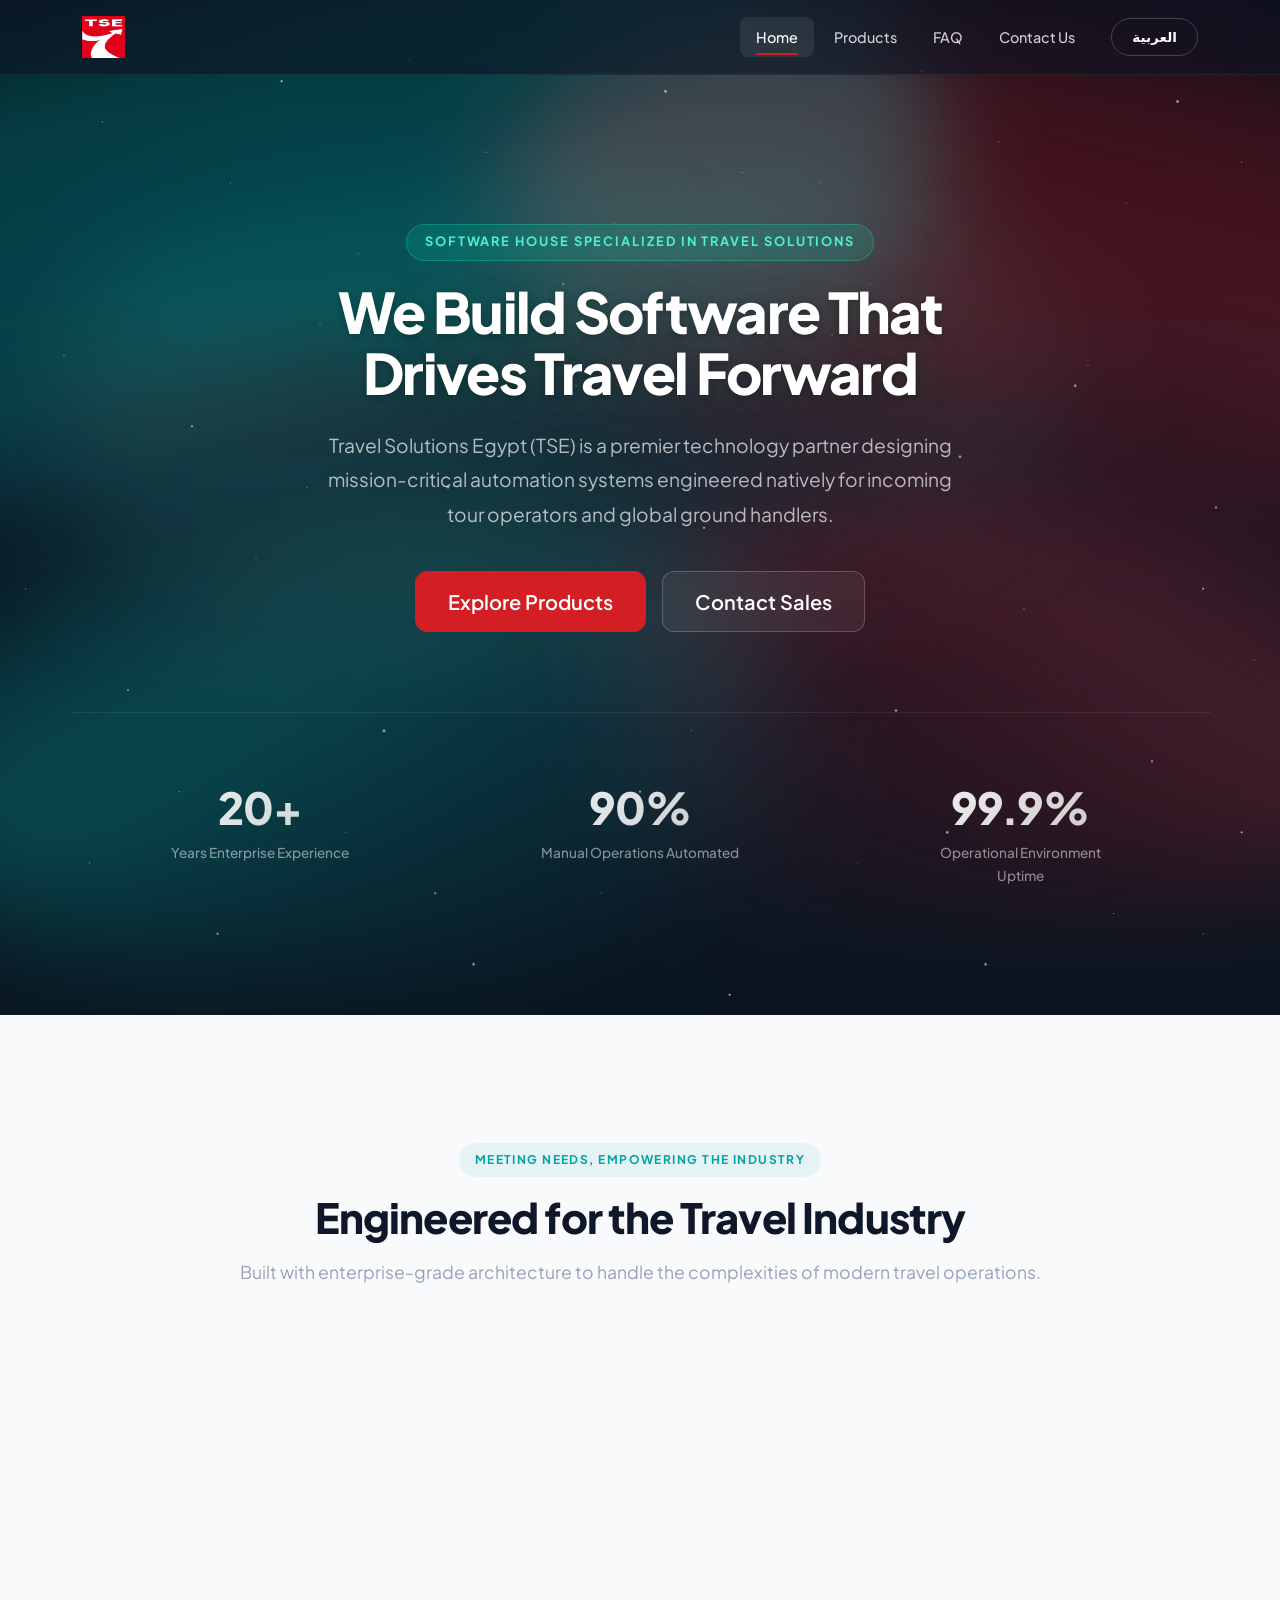
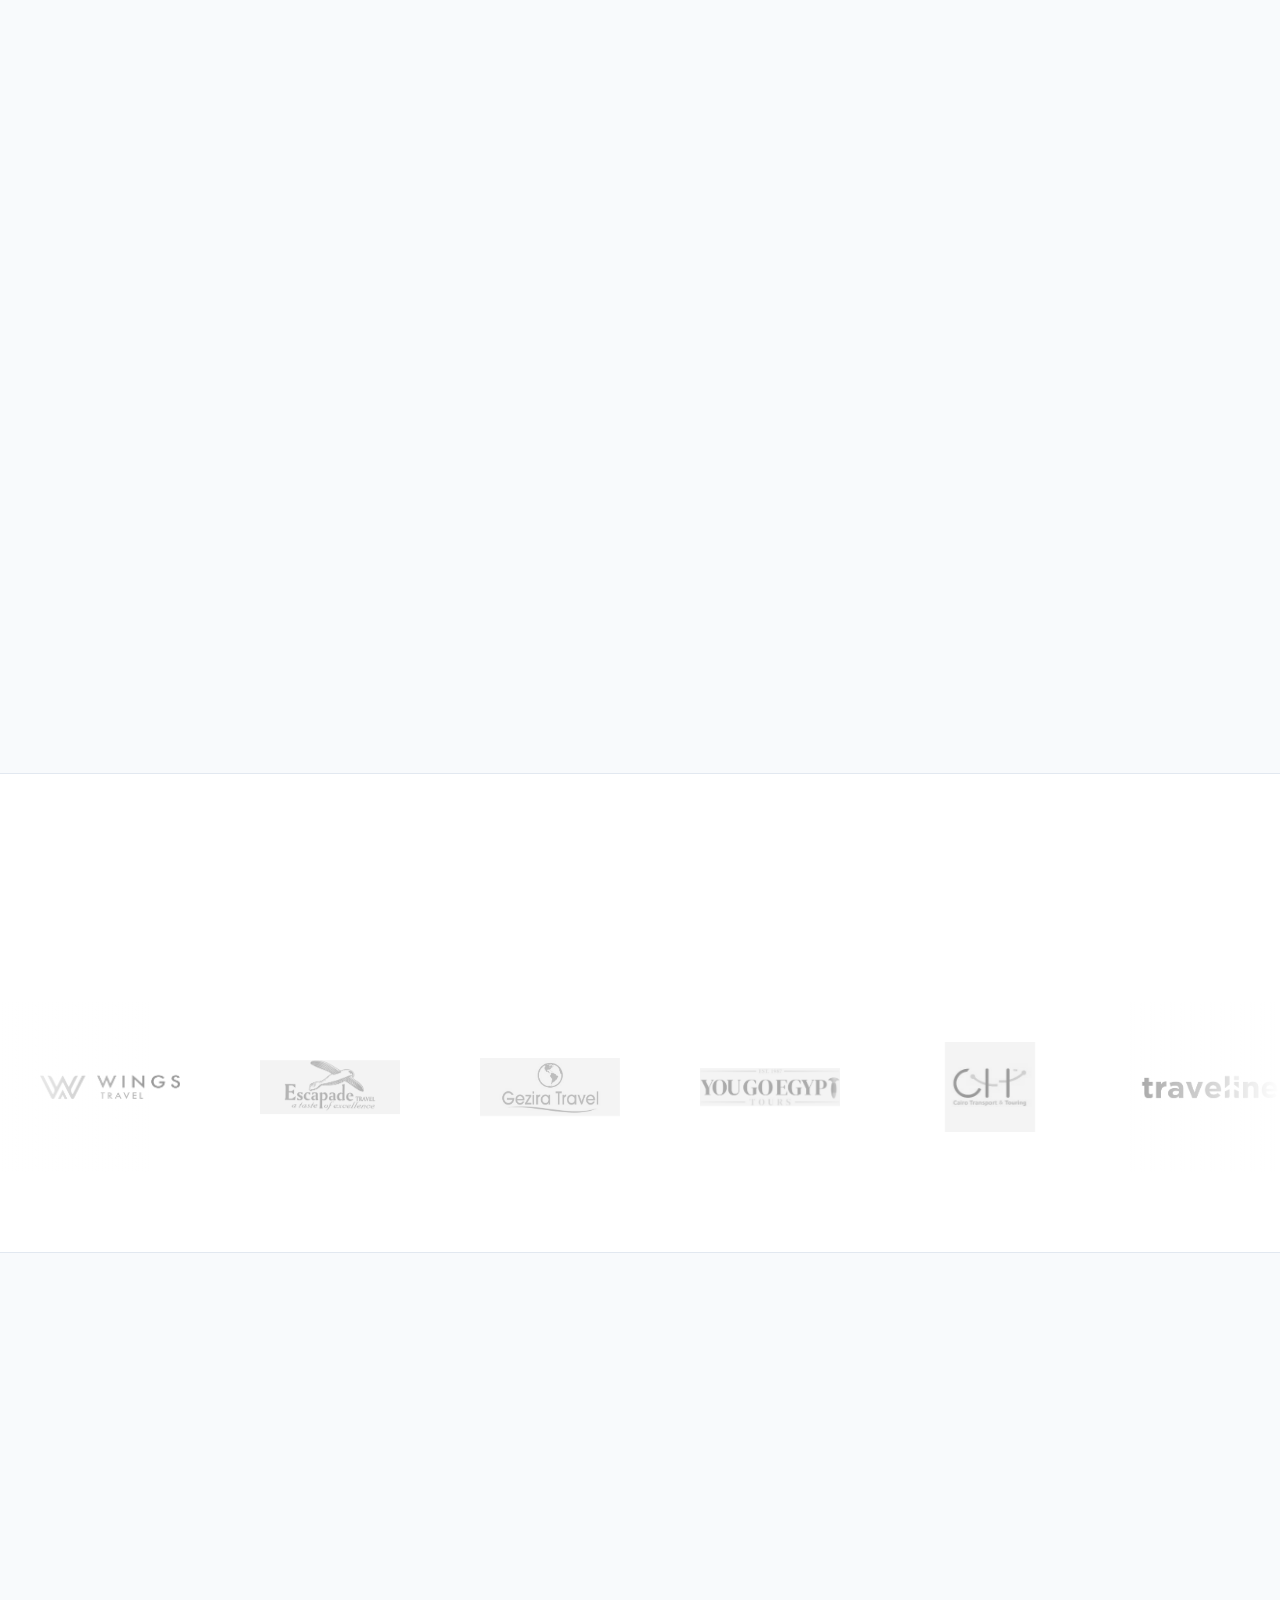
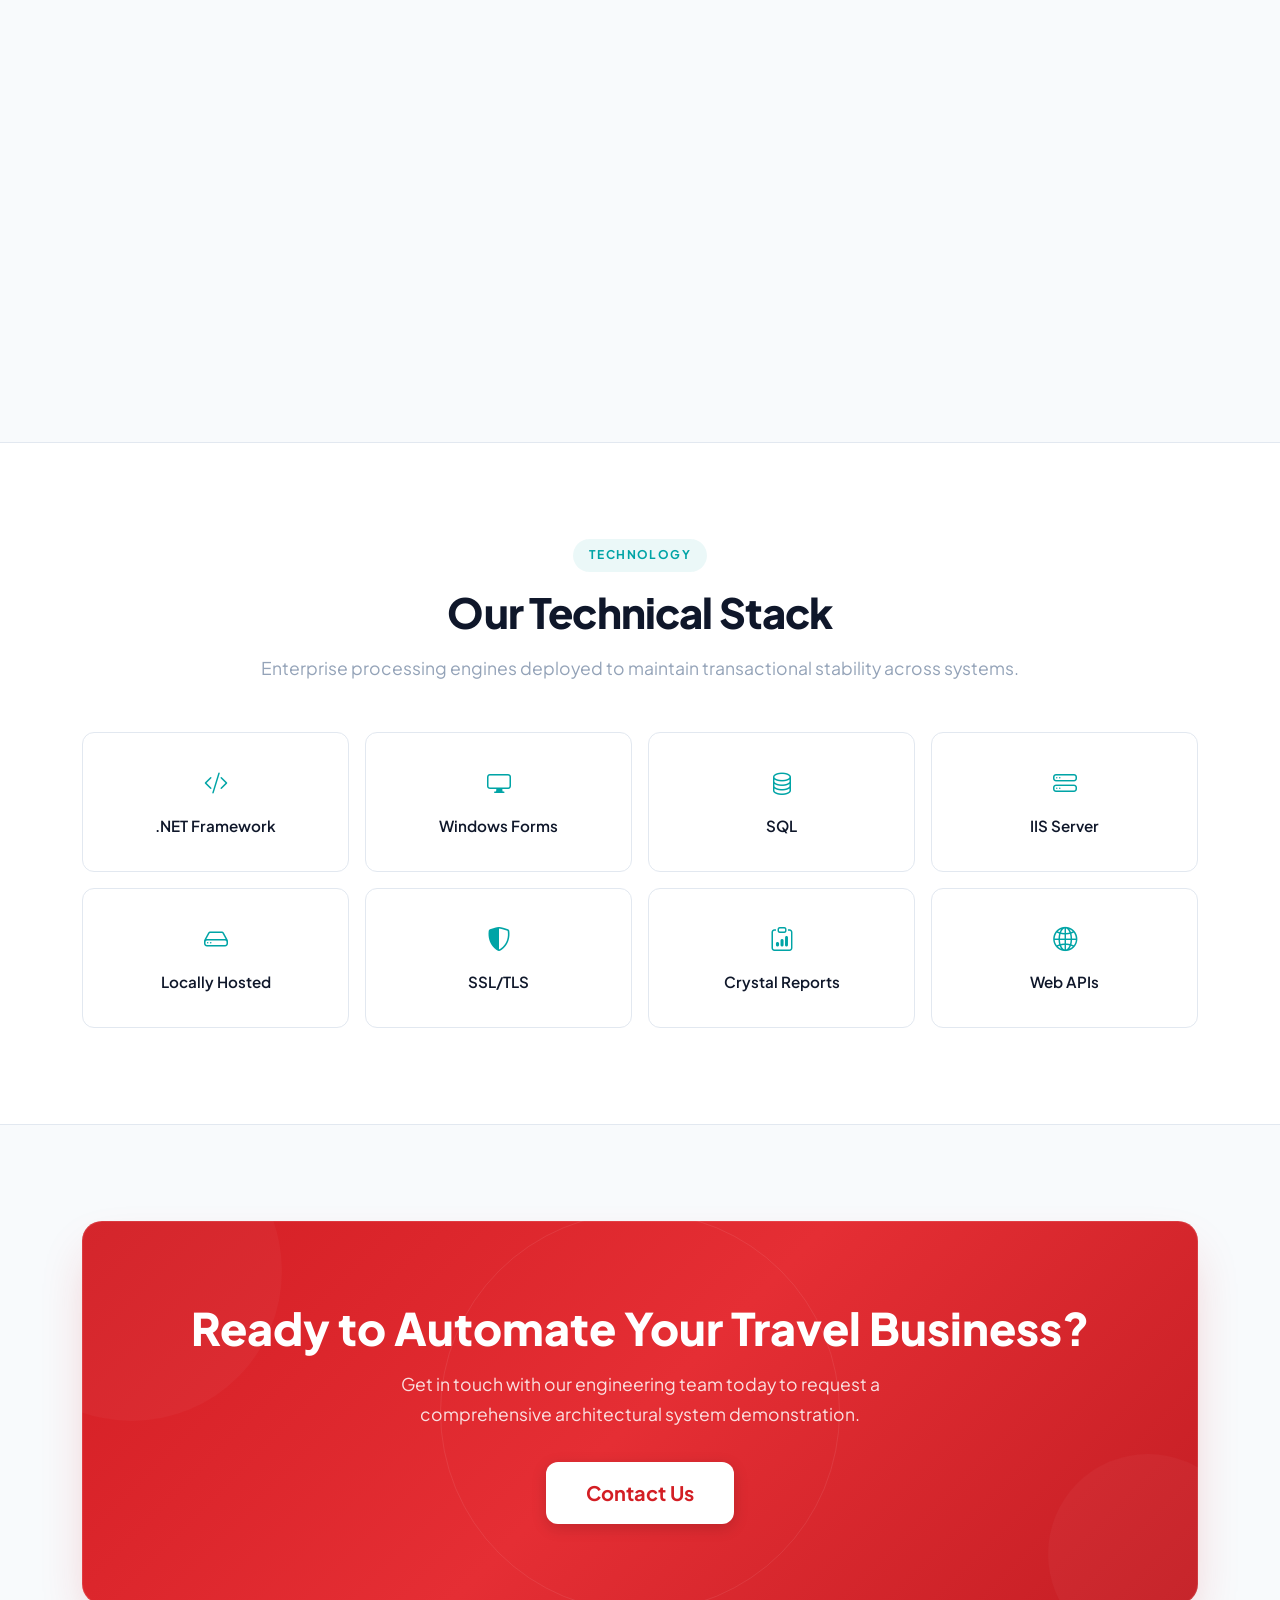
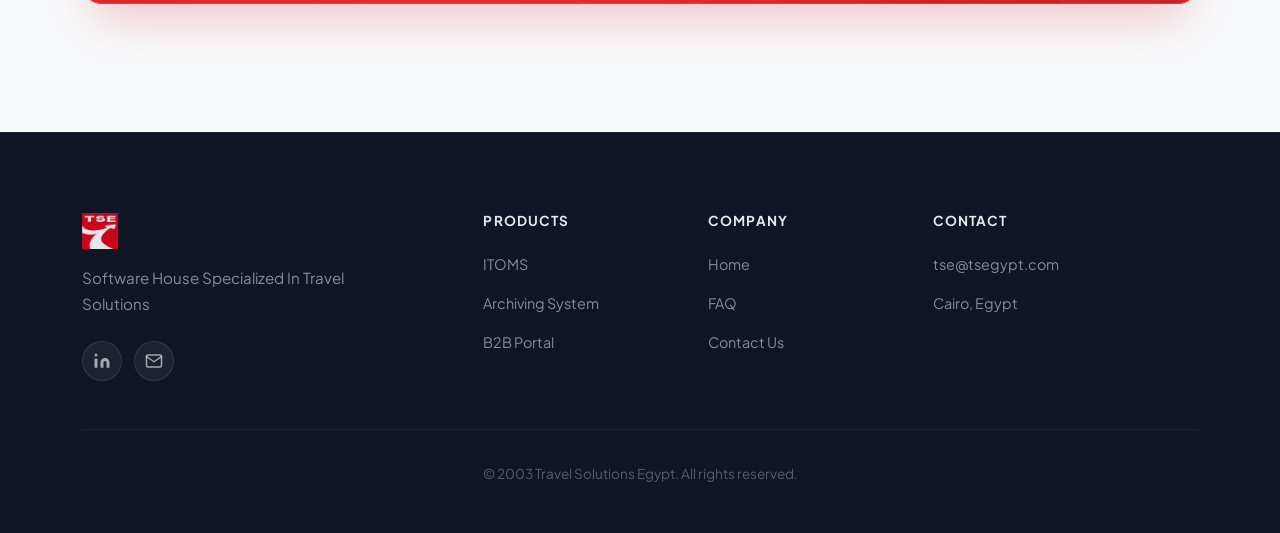
<file: index.html>
<!DOCTYPE html>


<html lang="en" dir="ltr" id="theme-html">

<head>
    <meta charset="UTF-8">
    <meta name="viewport" content="width=device-width, initial-scale=1.0">
    <meta name="description"
        content="Travel Solutions Egypt - Premier technology partner for tour operators and ground handlers.">
    <title>TSE | Travel Solutions Egypt</title>

    <!-- Preload both fonts to prevent FOUT when switching -->
    <link rel="preconnect" href="https://fonts.googleapis.com">
    <link rel="preconnect" href="https://fonts.gstatic.com" crossorigin>
    <link rel="preload"
        href="https://fonts.googleapis.com/css2?family=Plus+Jakarta+Sans:wght@300;400;500;600;700;800&display=swap"
        as="style">
    <link rel="preload"
        href="https://fonts.googleapis.com/css2?family=Noto+Sans+Arabic:wght@300;400;500;600;700;800&display=swap"
        as="style">

    <!-- Load both CSS frameworks upfront (no disabled attribute) -->
    <!-- LTR is default, RTL loads inert but ready -->
    <link rel="stylesheet" href="bootstrap-5.3.8-dist/css/bootstrap.min.css" id="bootstrap-ltr">
    <link rel="stylesheet" href="bootstrap-5.3.8-dist/css/bootstrap.rtl.min.css" id="bootstrap-rtl" media="none">

    <link rel="stylesheet" href="https://cdn.jsdelivr.net/npm/bootstrap-icons@1.10.5/font/bootstrap-icons.css">
    <link rel="stylesheet" href="style.css">

    <!-- Critical: Language applied before ANY rendering -->
    <script>
        (function () {
            const savedLang = localStorage.getItem('selectedLang') || 'en';
            const html = document.documentElement;

            if (savedLang === 'ar') {
                html.setAttribute('lang', 'ar');
                html.setAttribute('dir', 'rtl');
                html.classList.add('lang-loading');

                // Swap stylesheet media synchronously before paint
                const ltr = document.getElementById('bootstrap-ltr');
                const rtl = document.getElementById('bootstrap-rtl');
                if (ltr) ltr.media = 'none';
                if (rtl) rtl.media = 'all';
            } else {
                html.setAttribute('lang', 'en');
                html.setAttribute('dir', 'ltr');
            }
        })();
    </script>

    <style>
        /* Prevent FOUC on AR page reload before JS runs */
        .lang-loading body {
            opacity: 0 !important;
            visibility: hidden !important;
            transition: none !important;
        }
    </style>
</head>

<body data-active-page="index.html">

    <!-- Glass Navigation -->
    <nav class="navbar navbar-expand-lg navbar-dark navbar-glass fixed-top" id="main-nav">
        <div class="container">
            <a class="navbar-brand py-0" href="index.html" target="_self">
                <img src="images/TSE-Logo.png" alt="Travel Solutions Egypt" class="navbar-logo">
            </a>
            <button class="navbar-toggler border-0" type="button" data-bs-toggle="collapse" data-bs-target="#navbarNav"
                aria-label="Toggle navigation">
                <span class="navbar-toggler-icon"></span>
            </button>
            <div class="collapse navbar-collapse" id="navbarNav">
                <ul class="navbar-nav ms-auto align-items-lg-center gap-1">
                    <li class="nav-item"><a class="nav-link active" href="index.html" data-key="nav-home"
                            target="_self">Home</a></li>
                    <li class="nav-item"><a class="nav-link" href="products.html" data-key="nav-products"
                            target="_self">Products</a></li>
                    <li class="nav-item"><a class="nav-link" href="faq.html" data-key="nav-faq" target="_self">FAQ</a>
                    </li>
                    <li class="nav-item"><a class="nav-link" href="contact.html" data-key="nav-contact"
                            target="_self">Contact Us</a></li>
                    <li class="nav-item ms-lg-3">
                        <button class="lang-toggle-btn" id="lang-toggler" aria-label="Toggle language">
                            <span class="lang-toggle-text" data-key="toggleBtn">العربية</span>
                        </button>
                    </li>
                </ul>
            </div>
        </div>
    </nav>

    <!-- ========================================== -->
    <!--  HERO SECTION                                -->
    <!-- ========================================== -->
    <header class="blended-hero-zone">
        <!-- Animated Background Elements -->
        <div class="hero-bg-elements">
            <div class="hero-orb orb-1"></div>
            <div class="hero-orb orb-2"></div>
            <div class="hero-orb orb-3"></div>
            <div class="hero-orb orb-4"></div>
            <div class="hero-orb orb-5"></div>
            <div class="hero-grid-overlay"></div>
        </div>



        <!-- Main Hero Content -->
        <div class="container mt-5 pt-5">
            <div class="row justify-content-center g-5">
                <div class="col-lg-9 col-xl-8 animate-on-scroll text-center" data-animation="fade-up">
                    <span class="hero-eyebrow" data-key="hero-subtitle">
                        Software That Powers Travel
                    </span>
                    <h1 class="hero-title" data-key="hero-title">
                        Software That Powers Travel
                    </h1>
                    <p class="hero-description mx-auto" data-key="hero-desc">
                        Travel Solutions Egypt (TSE) is a premier technology partner designing mission-critical
                        automation systems engineered natively for incoming tour operators and global ground handlers.
                    </p>
                    <div class="hero-cta-group justify-content-center">
                        <a href="products.html" class="btn btn-red-action btn-lg" data-key="hero-cta-primary">
                            <span>Explore Products</span>
                            <svg width="18" height="18" viewBox="0 0 24 24" fill="none" stroke="currentColor"
                                stroke-width="2.5" stroke-linecap="round" stroke-linejoin="round">
                                <path d="M5 12h14M12 5l7 7-7 7" />
                            </svg>
                        </a>
                        <a href="contact.html" class="btn btn-glass-secondary btn-lg" data-key="hero-cta-secondary">
                            Contact Sales
                        </a>
                    </div>
                </div>
            </div>

            <!-- Stats Row -->
            <div class="row stats-badge-container g-4 justify-content-center">
                <div class="col-md-4 col-6">
                    <div class="stat-item text-center">
                        <div class="stat-metric-number" data-count="20" data-suffix="+" data-key="stat-1-num">0</div>
                        <div class="stat-metric-label" data-key="stat-1-text">Years Enterprise Experience</div>
                    </div>
                </div>
                <div class="col-md-4 col-6">
                    <div class="stat-item text-center">
                        <div class="stat-metric-number" data-count="90" data-suffix="%" data-key="stat-2-num">0</div>
                        <div class="stat-metric-label" data-key="stat-2-text">Manual Operations Automated</div>
                    </div>
                </div>
                <div class="col-md-4 col-12">
                    <div class="stat-item text-center">
                        <div class="stat-metric-number" data-count="99.9" data-suffix="%" data-key="stat-3-num">0</div>
                        <div class="stat-metric-label" data-key="stat-3-text">Operational Environment Uptime</div>
                    </div>
                </div>
            </div>
        </div>
    </header>

    <!-- ========================================== -->
    <!--     CORE STANDARDS / FEATURES SECTION      -->
    <!-- ========================================== -->
    <section class="section-air-padding">
        <div class="container">
            <div class="section-header text-center max-w-2xl mx-auto mb-5">
                <span class="section-eyebrow" data-key="standards-badge">Core Standards</span>
                <h2 class="section-title" data-key="standards-title">Engineered for the Travel Industry</h2>
                <p class="section-subtitle" data-key="standards-desc">
                    Built with enterprise-grade architecture to handle the complexities of
                    modern travel operations.
                </p>
            </div>

            <div class="row g-4 mt-2">
                <div class="col-lg-3 col-sm-6 animate-on-scroll" data-animation="fade-up">
                    <div class="feature-micro-card">
                        <div class="feature-icon-wrap">
                            <svg class="feature-icon" viewBox="0 0 24 24" fill="none" stroke="currentColor"
                                stroke-width="2" stroke-linecap="round" stroke-linejoin="round">
                                <polygon points="13 2 3 14 12 14 11 22 21 10 12 10 13 2" />
                            </svg>
                        </div>
                        <h4 class="feature-title" data-key="feat-1-title">High Performance</h4>
                        <p class="feature-desc" data-key="feat-1-desc">Optimized algorithms ensuring rapid database
                            response times under maximum workloads.</p>
                    </div>
                </div>
                <div class="col-lg-3 col-sm-6 animate-on-scroll" data-animation="fade-up"
                    style="transition-delay: 100ms;">
                    <div class="feature-micro-card">
                        <div class="feature-icon-wrap">
                            <svg class="feature-icon" viewBox="0 0 24 24" fill="none" stroke="currentColor"
                                stroke-width="2" stroke-linecap="round" stroke-linejoin="round">
                                <path d="M12 22s8-4 8-10V5l-8-3-8 3v7c0 6 8 10 8 10z" />
                            </svg>
                        </div>
                        <h4 class="feature-title" data-key="feat-2-title">Secure by Design</h4>
                        <p class="feature-desc" data-key="feat-2-desc">Multi-tier encryption methodologies securing
                            internal inventory access controls.</p>
                    </div>
                </div>
                <div class="col-lg-3 col-sm-6 animate-on-scroll" data-animation="fade-up"
                    style="transition-delay: 200ms;">
                    <div class="feature-micro-card">
                        <div class="feature-icon-wrap">
                            <svg class="feature-icon" viewBox="0 0 24 24" fill="none" stroke="currentColor"
                                stroke-width="2" stroke-linecap="round" stroke-linejoin="round">
                                <circle cx="12" cy="12" r="10" />
                                <line x1="2" y1="12" x2="22" y2="12" />
                                <path
                                    d="M12 2a15.3 15.3 0 0 1 4 10 15.3 15.3 0 0 1-4 10 15.3 15.3 0 0 1-4-10 15.3 15.3 0 0 1 4-10z" />
                            </svg>
                        </div>
                        <h4 class="feature-title" data-key="feat-3-title">Multi-Currency</h4>
                        <p class="feature-desc" data-key="feat-3-desc">Seamless ledger adjustments managing foreign
                            currency differentials effortlessly.</p>
                    </div>
                </div>
                <div class="col-lg-3 col-sm-6 animate-on-scroll" data-animation="fade-up"
                    style="transition-delay: 300ms;">
                    <div class="feature-micro-card">
                        <div class="feature-icon-wrap">
                            <div class="tech-icon feature-icon">
                                <i class="bi bi-clipboard-data"></i>
                            </div>
                        </div>
                        <h4 class="feature-title" data-key="feat-4-title">Research & Analytics</h4>
                        <p class="feature-desc" data-key="feat-4-desc">Data analysis reports that illuminate past,
                            present, and future business dynamics.</p>
                    </div>
                </div>
            </div>
        </div>
    </section>

    <!-- ========================================== -->
    <!--  BENTO GRID SHOWCASE SECTION               -->
    <!-- ========================================== -->
    <section class="pb-5 mb-5">
        <div class="container">
            <div class="bento-grid animate-on-scroll" data-animation="fade-up">
                <div class="bento-card bento-main">
                    <div class="bento-content">
                        <img src="images/ITOMS-Logo.png" alt="ITOMS Logo" class="bento-logo">
                        <h3 class="bento-title" data-key="itoms-title">Built for Dynamic Tour Operators</h3>
                        <p class="bento-desc" data-key="itoms-desc">
                            Our primary ERP suite automates booking requests, client manifest handling, hotel/cruise
                            allotments, and field guide distributions within one single application ecosystem.
                        </p>
                        <a href="products.html" class="btn btn-red-action" data-key="itoms-btn">
                            <span>Explore ITOMS Platform</span>
                            <svg width="16" height="16" viewBox="0 0 24 24" fill="none" stroke="currentColor"
                                stroke-width="2.5" stroke-linecap="round" stroke-linejoin="round">
                                <path d="M5 12h14M12 5l7 7-7 7" />
                            </svg>
                        </a>
                    </div>
                    <div class="bento-visual">
                        <div class="bento-image"
                            style="background-image: url('images/BentoCard.png')"></div>
                        <div class="bento-image-overlay"></div>
                    </div>
                </div>
                <div class="bento-card bento-side bento-side-top">
                    <div class="bento-mini-icon">
                        <svg viewBox="0 0 24 24" fill="none" stroke="currentColor" stroke-width="2"
                            stroke-linecap="round" stroke-linejoin="round">
                            <rect x="3" y="3" width="18" height="18" rx="2" ry="2" />
                            <line x1="3" y1="9" x2="21" y2="9" />
                            <line x1="9" y1="21" x2="9" y2="9" />
                        </svg>
                    </div>
                    <h4 class="bento-mini-title" data-key="itoms-sub-1">Modular Architecture</h4>
                    <p class="bento-mini-desc" data-key="itoms-sub-1-desc">Deploy only the modules your operation needs.
                        Scale effortlessly as you
                        grow.</p>
                </div>
                <div class="bento-card bento-side bento-side-bottom">
                    <div class="bento-mini-icon">
                        <svg viewBox="0 0 24 24" fill="none" stroke="currentColor" stroke-width="2"
                            stroke-linecap="round" stroke-linejoin="round">
                            <polyline points="22 12 18 12 15 21 9 3 6 12 2 12" />
                        </svg>
                    </div>
                    <h4 class="bento-mini-title" data-key="itoms-sub-2">Real-time Analytics</h4>
                    <p class="bento-mini-desc" data-key="itoms-sub-2-desc">Live dashboards tracking bookings, revenue,
                        and operational metrics.</p>
                </div>
            </div>
        </div>
    </section>

    <!-- ========================================== -->
    <!--       CLIENT LOGO TICKER SECTION           -->
    <!-- ========================================== -->
    <section class="client-section">
        <div class="container mb-5 text-center animate-on-scroll" data-animation="fade-up">
            <span class="section-eyebrow" data-key="customers-subtitle">Trusted Architecture</span>
            <h2 class="section-title" data-key="customers-title">Our Valued Customers</h2>
        </div>

        <div class="brand-ticker-ribbon">
            <div class="ticker-fade ticker-fade-left"></div>
            <div class="ticker-fade ticker-fade-right"></div>
            <div class="logo-slider-track">
                <!-- Set 1 -->
                <div class="logo-slide"><a href="https://wingsgroup.travel/" target="_blank" rel="noopener"><img
                            src="images/Wings.png" alt="Wings" class="client-logo" loading="lazy"></a></div>
                <div class="logo-slide"><a href="https://www.escapadetravel.com.eg/" target="_blank" rel="noopener"><img
                            src="images/Escapade.png" alt="Escapade" class="client-logo" loading="lazy"></a></div>
                <div class="logo-slide"><a href="https://geziratravel.com/" target="_blank" rel="noopener"><img
                            src="images/Gezira.jpg" alt="Gezira" class="client-logo" loading="lazy"></a></div>
                <div class="logo-slide"><a href="https://yougoegypt.com/" target="_blank" rel="noopener"><img
                            src="images/YouGo.png" alt="YouGo" class="client-logo" loading="lazy"></a></div>
                <div class="logo-slide"><a href="https://cttegypt.com/mini-package" target="_blank" rel="noopener"><img
                            src="images/CTT.jpg" alt="CTT" class="client-logo" loading="lazy"></a></div>
                <div class="logo-slide"><a href="https://traveline-egypt.com/" target="_blank" rel="noopener"><img
                            src="images/Traveline.png" alt="Traveline" class="client-logo" loading="lazy"></a></div>
                <div class="logo-slide"><a href="https://www.brightstartoursworld.com/" target="_blank"
                        rel="noopener"><img src="images/BrightStar.png" alt="Bright Star" class="client-logo"
                            loading="lazy"></a></div>
                <div class="logo-slide"><a href="https://blueskygroup.net/" target="_blank" rel="noopener"><img
                            src="images/BlueSky.jpg" alt="Blue Sky" class="client-logo" loading="lazy"></a></div>
                <!-- Set 2 (Duplicate for infinite loop) -->
                <div class="logo-slide"><a href="https://wingsgroup.travel/" target="_blank" rel="noopener"><img
                            src="images/Wings.png" alt="Wings" class="client-logo" loading="lazy"></a></div>
                <div class="logo-slide"><a href="https://www.escapadetravel.com.eg/" target="_blank" rel="noopener"><img
                            src="images/Escapade.png" alt="Escapade" class="client-logo" loading="lazy"></a></div>
                <div class="logo-slide"><a href="https://geziratravel.com/" target="_blank" rel="noopener"><img
                            src="images/Gezira.jpg" alt="Gezira" class="client-logo" loading="lazy"></a></div>
                <div class="logo-slide"><a href="https://yougoegypt.com/" target="_blank" rel="noopener"><img
                            src="images/YouGo.png" alt="YouGo" class="client-logo" loading="lazy"></a></div>
                <div class="logo-slide"><a href="https://cttegypt.com/mini-package" target="_blank" rel="noopener"><img
                            src="images/CTT.jpg" alt="CTT" class="client-logo" loading="lazy"></a></div>
                <div class="logo-slide"><a href="https://traveline-egypt.com/" target="_blank" rel="noopener"><img
                            src="images/Traveline.png" alt="Traveline" class="client-logo" loading="lazy"></a></div>
                <div class="logo-slide"><a href="https://www.brightstartoursworld.com/" target="_blank"
                        rel="noopener"><img src="images/BrightStar.png" alt="Bright Star" class="client-logo"
                            loading="lazy"></a></div>
                <div class="logo-slide"><a href="https://blueskygroup.net/" target="_blank" rel="noopener"><img
                            src="images/BlueSky.jpg" alt="Blue Sky" class="client-logo" loading="lazy"></a></div>
            </div>
        </div>
    </section>

    <!-- ========================================== -->
    <!--      About Section              -->
    <!-- ========================================== -->
    <section class="about-us-section section-air-padding">
        <div class="container">

            <div class="row mb-5 animate-on-scroll" data-animation="fade-up" text-center>
                <div class="col-lg-12 text-lg-center text-center">
                    <span class="section-eyebrow" data-key="about-eyebrow">About Us</span>
                    <h2 class="section-title mt-2 mb-0" data-key="about-title-main">Company Profile</h2>
                </div>
            </div>

            <div class="row g-5 align-items-center">

                <div class="col-lg-7 animate-on-scroll" data-animation="fade-right">
                    <div class="about-narrative">
                        <p class="about-lead mb-4" data-key="about-desc-p1">
                            Founded in 2003 and headquartered in Cairo, Egypt, Travel Solutions Egypt (TSE) is a premier
                            technology partner specializing in enterprise-grade automation systems engineered natively
                            for the travel industry.
                        </p>
                        <p class="about-text mb-4" data-key="about-desc-p2">
                            With over two decades of dual expertise in live travel operations and full-stack software
                            development, TSE combines deep vertical knowledge with innovative engineering to deliver
                            exceptionally reliable, efficient, and scalable environments.
                        </p>
                        <p class="about-text mb-0" data-key="about-desc-p4">
                            Driven by a commitement to solving complex operational mechanics, TSE continuously
                            introduces robust updates that lower client transactional overhead, maximize service
                            accuracy, and fuel sustainable business growth.
                        </p>
                    </div>
                </div>

                <div class="col-lg-5 animate-on-scroll" data-animation="fade-left">
                    <div class="about-visual-panel">

                        <div class="about-pill-card mb-4">
                            <div class="pill-accent accent-red"></div>
                            <div class="pill-body">
                                <h4 data-key="about-pill-1-title">20+ Years Track Record</h4>
                                <p data-key="about-pill-1-desc">Architecting backend processing engines and
                                    mission-critical applications for incoming tour operators since 2003.</p>
                            </div>
                        </div>

                        <div class="about-pill-card">
                            <div class="pill-accent accent-teal"></div>
                            <div class="pill-body">
                                <h4 data-key="about-pill-2-title">Market Validation</h4>
                                <p data-key="about-pill-2-desc">ITOMS is deeply integrated into daily production
                                    environments throughout the Egyptian travel market, handling enterprise allocations
                                    seamlessly.</p>
                            </div>
                        </div>

                    </div>
                </div>

            </div>
        </div>
    </section>

    <!-- ========================================== -->
    <!--      TECH STACK GRID SECTION               -->
    <!-- ========================================== -->
    <section class="tech-stack-showcase">
        <div class="container text-center">
            <div class="row justify-content-between align-items-end g-4 mb-5">
                <div class="col-lg-12 animate-on-scroll" data-animation="fade-right">
                    <span class="section-eyebrow" data-key="tech-eyebrow">Technology</span>
                    <h2 class="section-title mb-2" data-key="tech-title-main">Our Technical Stack</h2>
                    <p class="section-subtitle mb-0" data-key="tech-desc-main">Enterprise processing engines deployed to
                        maintain transactional stability across systems.</p>
                </div>
            </div>

            <div class="tech-grid-wrapper">
                <div class="tech-stack-cell">
                    <div class="tech-icon">
                        <i class="bi bi-code-slash"></i>
                    </div>
                    <span data-key="tech-cell-1">.NET Framework</span>
                </div>
                <div class="tech-stack-cell">
                    <div class="tech-icon">
                        <i class="bi bi-display"></i>
                    </div>
                    <span data-key="tech-cell-2">Windows Forms</span>
                </div>
                <div class="tech-stack-cell">
                    <div class="tech-icon">
                        <i class="bi bi-database"></i>
                    </div>
                    <span data-key="tech-cell-3">SQL</span>
                </div>
                <div class="tech-stack-cell">
                    <div class="tech-icon">
                        <i class="bi bi-hdd-stack"></i>
                    </div>
                    <span data-key="tech-cell-4">IIS Server</span>
                </div>
                <div class="tech-stack-cell">
                    <div class="tech-icon">
                        <i class="bi bi-hdd"></i>
                    </div>
                    <span data-key="tech-cell-5">Locally Hosted</span>
                </div>
                <div class="tech-stack-cell">
                    <div class="tech-icon">
                        <i class="bi bi-shield-shaded"></i>
                    </div>
                    <span data-key="tech-cell-6">SSL/TLS</span>
                </div>
                <div class="tech-stack-cell">
                    <div class="tech-icon">
                        <i class="bi bi-clipboard-data"></i>
                    </div>
                    <span data-key="tech-cell-7">Crystal Reports</span>
                </div>
                <div class="tech-stack-cell">
                    <div class="tech-icon">
                        <i class="bi bi-globe2"></i>
                    </div>
                    <span data-key="tech-cell-8">Web APIs</span>
                </div>
            </div>
        </div>
    </section>

    <!-- ========================================== -->
    <!--      CALL-TO-ACTION BANNER                  -->
    <!-- ========================================== -->
    <section class="bottom-cta-banner-container">
        <div class="container">
            <div class="solid-red-banner animate-on-scroll" data-animation="scale-up">
                <div class="cta-decoration cta-dot-1"></div>
                <div class="cta-decoration cta-dot-2"></div>
                <div class="cta-decoration cta-ring"></div>
                <h2 class="cta-title" data-key="cta-title">Ready to Automate Your Travel Business?</h2>
                <p class="cta-desc" data-key="cta-desc">
                    Get in touch with our engineering deployment teams today to request a comprehensive architectural
                    system demonstration.
                </p>
                <a href="contact.html" class="btn btn-light btn-lg cta-btn" data-key="cta-btn">
                    <span>Contact Us</span>
                    <svg width="18" height="18" viewBox="0 0 24 24" fill="none" stroke="currentColor" stroke-width="2.5"
                        stroke-linecap="round" stroke-linejoin="round">
                        <path d="M5 12h14M12 5l7 7-7 7" />
                    </svg>
                </a>
            </div>
        </div>
    </section>

    <!-- ========================================== -->
    <!--                 FOOTER                       -->
    <!-- ========================================== -->
    <footer class="site-footer">
        <div class="container">
            <div class="footer-grid">
                <div class="footer-brand">
                    <img src="images/TSE-Logo.png" alt="Travel Solutions Egypt" class="footer-logo">
                    <p class="footer-tagline" data-key="hero-subtitle">Software House Specialized In Travel Solutions
                    </p>
                    <div class="footer-social">
                        <a href="https://www.linkedin.com/company/travel-solutions-egypt" aria-label="LinkedIn"
                            class="social-link" target="_blank" rel="noopener noreferrer">
                            <svg viewBox="0 0 24 24" fill="currentColor">
                                <path
                                    d="M16 8a6 6 0 0 1 6 6v7h-4v-7a2 2 0 0 0-2-2 2 2 0 0 0-2 2v7h-4v-7a6 6 0 0 1 6-6z" />
                                <rect x="2" y="9" width="4" height="12" />
                                <circle cx="4" cy="4" r="2" />
                            </svg>
                        </a>

                        <a href="mailto:tse@tsegypt.com" aria-label="Email" class="social-link">
                            <svg viewBox="0 0 24 24" fill="none" stroke="currentColor" stroke-width="2"
                                stroke-linecap="round" stroke-linejoin="round">
                                <path d="M4 4h16c1.1 0 2 .9 2 2v12c0 1.1-.9 2-2 2H4c-1.1 0-2-.9-2-2V6c0-1.1.9-2 2-2z" />
                                <polyline points="22,6 12,13 2,6" />
                            </svg>
                        </a>
                    </div>
                </div>
                <div class="footer-links">
                    <h4 class="footer-heading" data-key="footer-products">Products</h4>
                    <ul>
                        <li><a href="products.html#itoms" data-key="footer-itoms">ITOMS</a></li>
                        <li><a href="products.html#archiving" data-key="footer-Archiving-System">Archiving System</a>
                        </li>
                        <li><a href="products.html#b2b" data-key="footer-B2B-Portal">B2B Portal</a></li>
                    </ul>
                </div>
                <div class="footer-links">
                    <h4 class="footer-heading" data-key="footer-company">Company</h4>
                    <ul>
                        <li><a href="index.html" data-key="nav-home">Home</a></li>
                        <li><a href="faq.html" data-key="nav-faq">FAQ</a></li>
                        <li><a href="contact.html" data-key="nav-contact">Contact Us</a></li>
                    </ul>
                </div>
                <div class="footer-links">
                    <h4 class="footer-heading" data-key="footer-contact">Contact</h4>
                    <ul>
                        <li><a href="mailto:tse@tsegypt.com">tse@tsegypt.com</a></li>
                        <li><span data-key="footer-address">Cairo, Egypt</span></li>
                    </ul>
                </div>
            </div>
            <div class="footer-bottom">
                <p data-key="footer-text">&copy; 2003 Travel Solutions Egypt. All rights reserved.</p>
            </div>
        </div>
    </footer>

    <!-- Back to Top Button -->
    <button id="back-to-top" class="back-to-top" aria-label="Back to top">
        <svg width="20" height="20" viewBox="0 0 24 24" fill="none" stroke="currentColor" stroke-width="2.5"
            stroke-linecap="round" stroke-linejoin="round">
            <path d="M18 15l-6-6-6 6" />
        </svg>
    </button>

    <script src="bootstrap-5.3.8-dist/js/bootstrap.bundle.min.js"></script>
    <script src="translations.js"></script>
    <script src="script.js"></script>
</body>

</html>
</file>
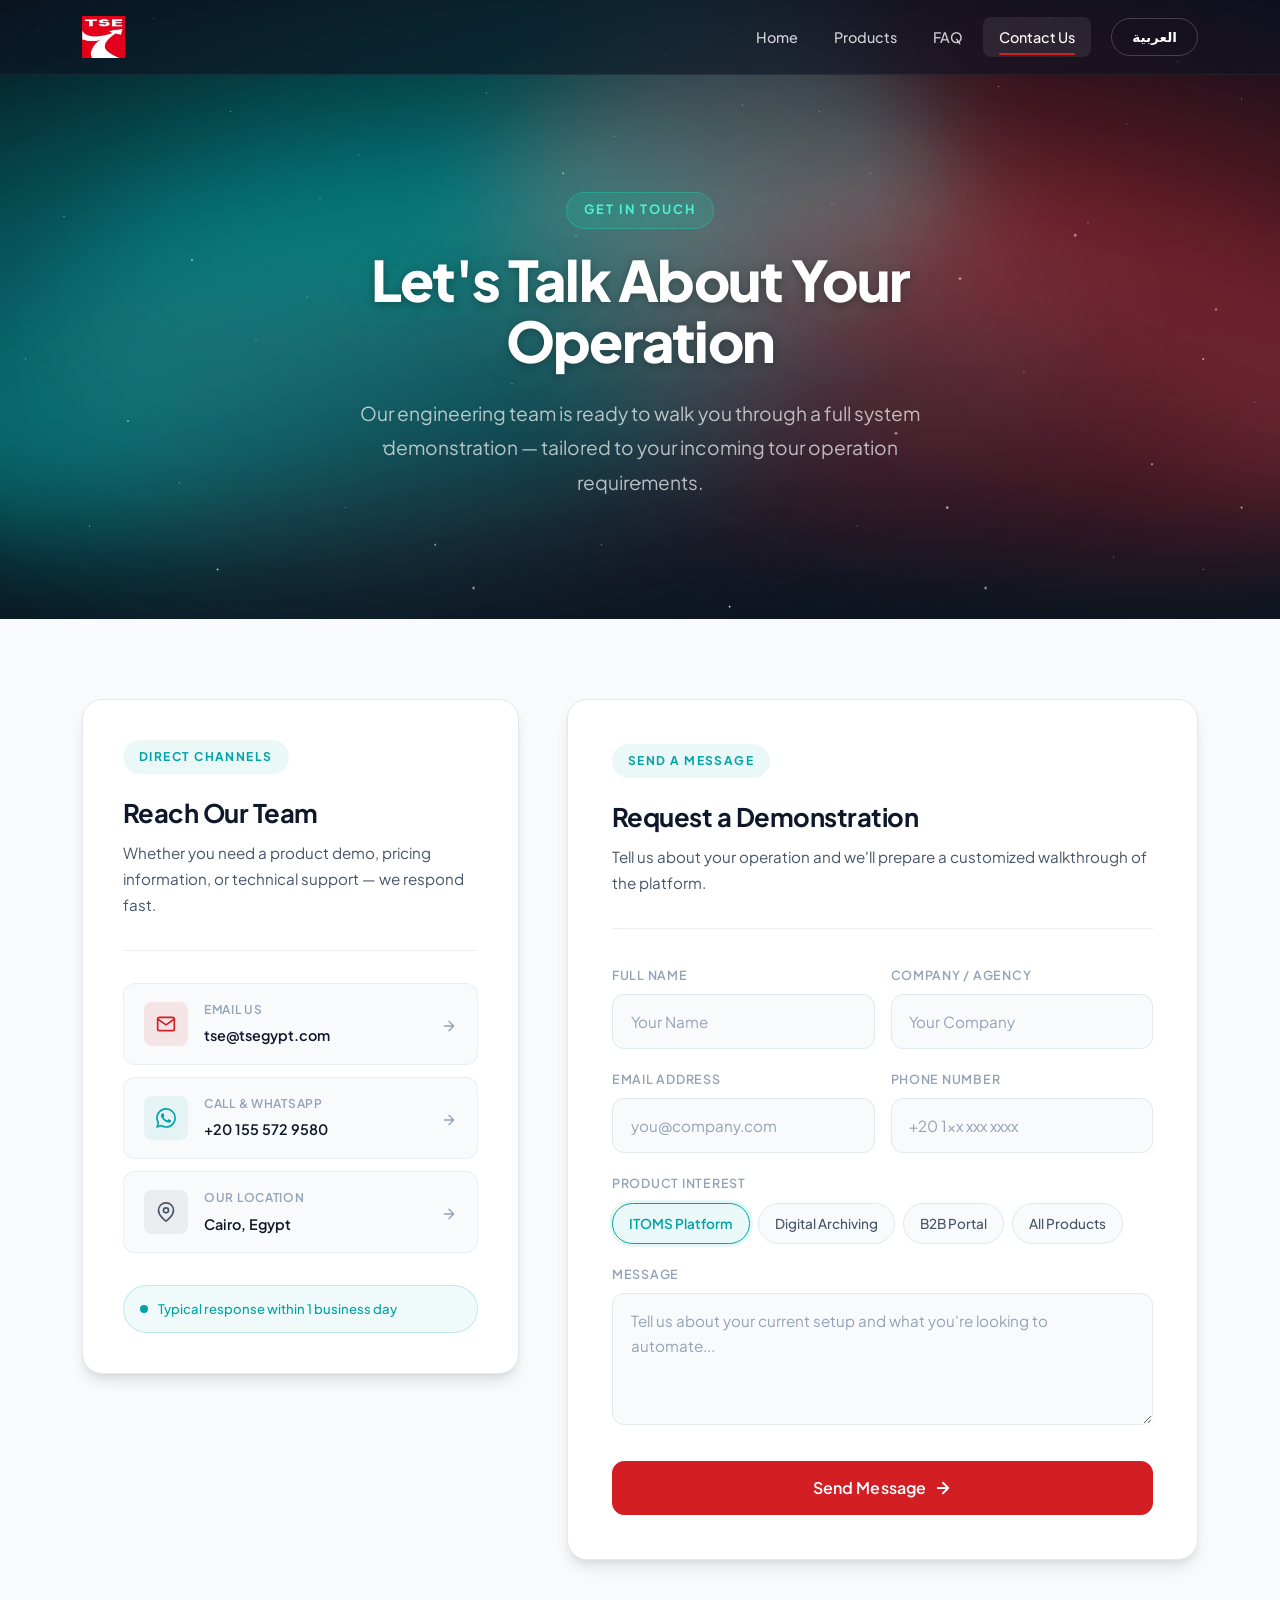
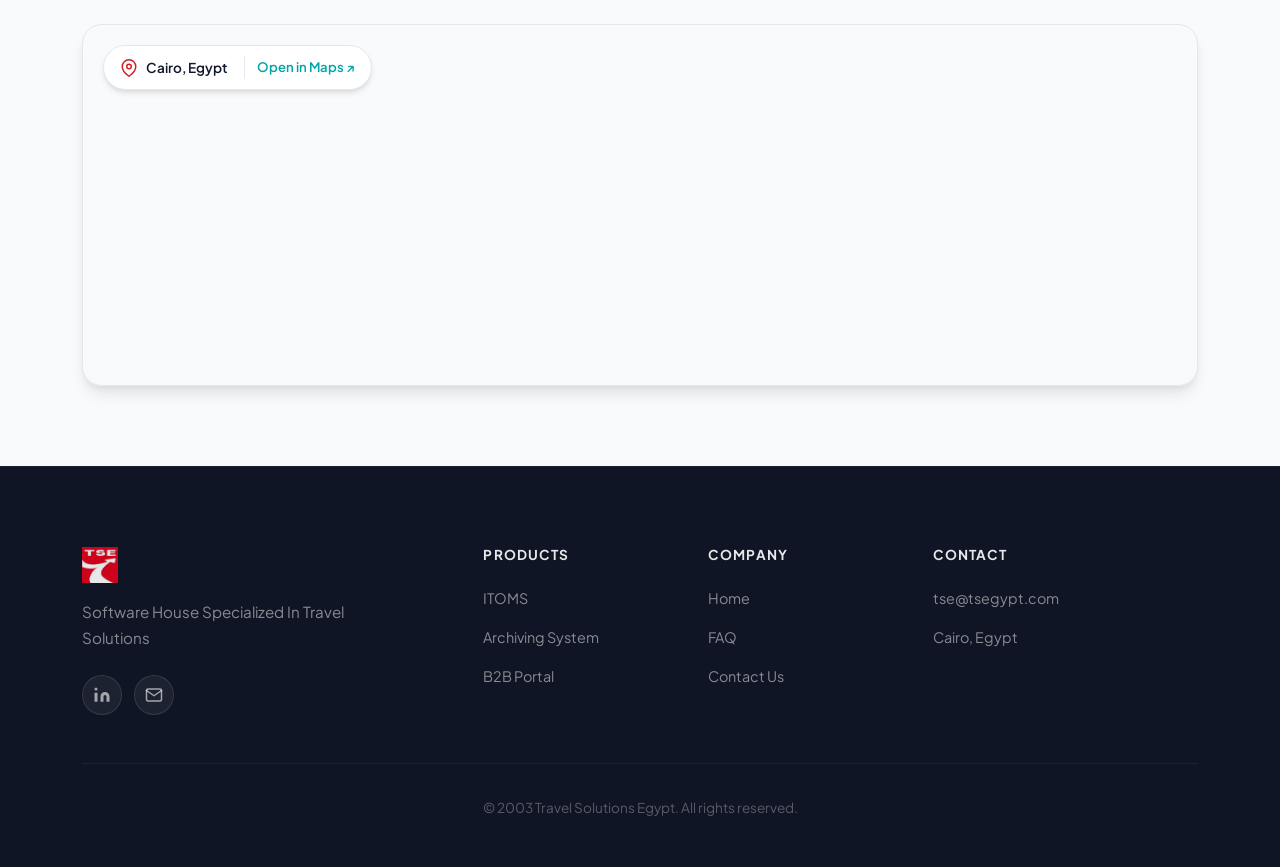
<file: contact.html>
<!DOCTYPE html>
<html lang="en" dir="ltr" id="theme-html">

<head>
    <meta charset="UTF-8">
    <meta name="viewport" content="width=device-width, initial-scale=1.0">
    <meta name="description"
        content="Contact Travel Solutions Egypt — Get in touch with our engineering team for a system demonstration.">
    <title>Contact Us | TSE — Travel Solutions Egypt</title>

    <!-- Preload both fonts to prevent FOUT when switching -->
    <link rel="preconnect" href="https://fonts.googleapis.com">
    <link rel="preconnect" href="https://fonts.gstatic.com" crossorigin>
    <link rel="preload"
        href="https://fonts.googleapis.com/css2?family=Plus+Jakarta+Sans:wght@300;400;500;600;700;800&display=swap"
        as="style">
    <link rel="preload"
        href="https://fonts.googleapis.com/css2?family=Noto+Sans+Arabic:wght@300;400;500;600;700;800&display=swap"
        as="style">

    <!-- Load both CSS frameworks upfront (no disabled attribute) -->
    <!-- LTR is default, RTL loads inert but ready -->
    <link rel="stylesheet" href="bootstrap-5.3.8-dist/css/bootstrap.min.css" id="bootstrap-ltr">
    <link rel="stylesheet" href="bootstrap-5.3.8-dist/css/bootstrap.rtl.min.css" id="bootstrap-rtl" media="none">

    <link rel="stylesheet" href="style.css">
    <link rel="stylesheet" href="contact.css">

    <!-- Critical: Language applied before ANY rendering -->
    <script>
        (function () {
            const savedLang = localStorage.getItem('selectedLang') || 'en';
            const html = document.documentElement;

            if (savedLang === 'ar') {
                html.setAttribute('lang', 'ar');
                html.setAttribute('dir', 'rtl');
                html.classList.add('lang-loading');

                // Swap stylesheet media synchronously before paint
                const ltr = document.getElementById('bootstrap-ltr');
                const rtl = document.getElementById('bootstrap-rtl');
                if (ltr) ltr.media = 'none';
                if (rtl) rtl.media = 'all';
            } else {
                html.setAttribute('lang', 'en');
                html.setAttribute('dir', 'ltr');
            }
        })();
    </script>

    <style>
        /* Prevent FOUC on AR page reload before JS runs */
        .lang-loading body {
            opacity: 0 !important;
            visibility: hidden !important;
            transition: none !important;
        }
    </style>
</head>

<!-- data-active-page tells script.js to keep "Contact Us" highlighted no matter how far you scroll -->

<body data-active-page="contact.html">

    <!-- Glass Navigation -->
    <nav class="navbar navbar-expand-lg navbar-dark navbar-glass fixed-top" id="main-nav">
        <div class="container">
            <a class="navbar-brand py-0" href="index.html">
                <img src="images/TSE-Logo.png" alt="Travel Solutions Egypt" class="navbar-logo">
            </a>
            <button class="navbar-toggler border-0" type="button" data-bs-toggle="collapse" data-bs-target="#navbarNav"
                aria-label="Toggle navigation">
                <span class="navbar-toggler-icon"></span>
            </button>
            <div class="collapse navbar-collapse" id="navbarNav">
                <ul class="navbar-nav ms-auto align-items-lg-center gap-1">
                    <li class="nav-item"><a class="nav-link" href="index.html" data-key="nav-home">Home</a></li>
                    <li class="nav-item"><a class="nav-link" href="products.html" data-key="nav-products">Products</a>
                    </li>
                    <li class="nav-item"><a class="nav-link" href="faq.html" data-key="nav-faq">FAQ</a></li>
                    <li class="nav-item"><a class="nav-link active" href="contact.html" data-key="nav-contact">Contact
                            Us</a></li>
                    <li class="nav-item ms-lg-3">
                        <button class="lang-toggle-btn" id="lang-toggler" aria-label="Toggle language">
                            <span class="lang-toggle-text" data-key="toggleBtn">العربية</span>
                        </button>
                    </li>
                </ul>
            </div>
        </div>
    </nav>

    <!-- Back to Top Button -->
    <button id="back-to-top" class="back-to-top" aria-label="Back to top">
        <svg width="20" height="20" viewBox="0 0 24 24" fill="none" stroke="currentColor" stroke-width="2.5"
            stroke-linecap="round" stroke-linejoin="round">
            <path d="M18 15l-6-6-6 6" />
        </svg>
    </button>

    <!-- ========================================== -->
    <!--  CONTACT HERO                              -->
    <!-- ========================================== -->
    <header class="blended-hero-zone contact-hero-zone">
        <!-- Animated Background Elements -->
        <div class="hero-bg-elements">
            <div class="hero-orb orb-1"></div>
            <div class="hero-orb orb-2"></div>
            <div class="hero-orb orb-3"></div>
            <div class="hero-orb orb-4"></div>
            <div class="hero-orb orb-5"></div>
            <div class="hero-grid-overlay"></div>
        </div>



        <!-- Hero Text -->
        <div class="container">
            <div class="row justify-content-center text-center">
                <div class="col-lg-7 animate-on-scroll" data-animation="fade-up">
                    <span class="hero-eyebrow" data-key="contact-eyebrow">Get In Touch</span>
                    <h1 class="hero-title" data-key="contact-hero-title">Let's Talk About Your Operation</h1>
                    <p class="hero-description mx-auto" data-key="contact-hero-desc">
                        Our engineering team is ready to walk you through a full system demonstration — tailored to your
                        incoming tour operation requirements.
                    </p>
                </div>
            </div>
        </div>
    </header>

    <!-- ========================================== -->
    <!--  CONTACT MAIN CONTENT                      -->
    <!-- ========================================== -->
    <section class="contact-main-section">
        <div class="container">
            <div class="row g-5 align-items-start">

                <!-- LEFT: Contact Info -->
                <div class="col-lg-5 animate-on-scroll" data-animation="fade-right">
                    <div class="contact-info-panel">
                        <div class="contact-info-header">
                            <span class="section-eyebrow" data-key="contact-info-badge">Direct Channels</span>
                            <h2 class="contact-info-title" data-key="contact-info-title">Reach Our Team</h2>
                            <p class="contact-info-desc" data-key="contact-info-desc">
                                Whether you need a product demo, pricing information, or technical support — we respond
                                fast.
                            </p>
                        </div>

                        <div class="contact-channels">

                            <!-- Email -->
                            <a href="mailto:tse@tsegypt.com" class="contact-channel-item">
                                <div class="channel-icon-wrap channel-icon-red">
                                    <svg viewBox="0 0 24 24" fill="none" stroke="currentColor" stroke-width="2"
                                        stroke-linecap="round" stroke-linejoin="round">
                                        <path
                                            d="M4 4h16c1.1 0 2 .9 2 2v12c0 1.1-.9 2-2 2H4c-1.1 0-2-.9-2-2V6c0-1.1.9-2 2-2z" />
                                        <polyline points="22,6 12,13 2,6" />
                                    </svg>
                                </div>
                                <div class="channel-detail">
                                    <span class="channel-label" data-key="channel-email-label">Email Us</span>
                                    <span class="channel-value">tse@tsegypt.com</span>
                                </div>
                                <div class="channel-arrow">
                                    <svg width="16" height="16" viewBox="0 0 24 24" fill="none" stroke="currentColor"
                                        stroke-width="2" stroke-linecap="round" stroke-linejoin="round">
                                        <path d="M5 12h14M12 5l7 7-7 7" />
                                    </svg>
                                </div>
                            </a>

                            <!-- Phone / WhatsApp -->
                            <a href="https://wa.me/201555729580" target="_blank" class="contact-channel-item">
                                <div class="channel-icon-wrap channel-icon-teal">
                                    <svg viewBox="0 0 24 24" fill="currentColor">
                                        <path
                                            d="M17.472 14.382c-.297-.149-1.758-.867-2.03-.967-.273-.099-.471-.148-.67.15-.197.297-.767.966-.94 1.164-.173.199-.347.223-.644.075-.297-.15-1.255-.463-2.39-1.475-.883-.788-1.48-1.761-1.653-2.059-.173-.297-.018-.458.13-.606.134-.133.298-.347.446-.52.149-.174.198-.298.298-.497.099-.198.05-.371-.025-.52-.075-.149-.669-1.612-.916-2.207-.242-.579-.487-.5-.669-.51-.173-.008-.371-.01-.57-.01-.198 0-.52.074-.792.372-.272.297-1.04 1.016-1.04 2.479 0 1.462 1.065 2.875 1.213 3.074.149.198 2.096 3.2 5.077 4.487.709.306 1.262.489 1.694.625.712.227 1.36.195 1.871.118.571-.085 1.758-.719 2.006-1.413.248-.694.248-1.289.173-1.413-.074-.124-.272-.198-.57-.347m-5.421 7.403h-.004a9.87 9.87 0 01-5.031-1.378l-.361-.214-3.741.982.998-3.648-.235-.374a9.86 9.86 0 01-1.51-5.26c.001-5.45 4.436-9.884 9.888-9.884 2.64 0 5.122 1.03 6.988 2.898a9.825 9.825 0 012.893 6.994c-.003 5.45-4.437 9.884-9.885 9.884m8.413-18.297A11.815 11.815 0 0012.05 0C5.495 0 .16 5.335.157 11.892c0 2.096.547 4.142 1.588 5.945L.057 24l6.305-1.654a11.882 11.882 0 005.683 1.448h.005c6.554 0 11.89-5.335 11.893-11.893a11.821 11.821 0 00-3.48-8.413z" />
                                    </svg>
                                </div>
                                <div class="channel-detail">
                                    <span class="channel-label" data-key="channel-phone-label">Call & WhatsApp</span>
                                    <span class="channel-value" id="whatsappNo" dir="ltr">+20 155 572 9580</span>
                                </div>
                                <div class="channel-arrow">
                                    <svg width="16" height="16" viewBox="0 0 24 24" fill="none" stroke="currentColor"
                                        stroke-width="2" stroke-linecap="round" stroke-linejoin="round">
                                        <path d="M5 12h14M12 5l7 7-7 7" />
                                    </svg>
                                </div>
                            </a>

                            <!-- Location -->
                            <a href="https://maps.app.goo.gl/PY34VGBXzqY2Aspt9" target="_blank"
                                class="contact-channel-item">
                                <div class="channel-icon-wrap channel-icon-neutral">
                                    <svg viewBox="0 0 24 24" fill="none" stroke="currentColor" stroke-width="2"
                                        stroke-linecap="round" stroke-linejoin="round">
                                        <path d="M21 10c0 7-9 13-9 13s-9-6-9-13a9 9 0 0 1 18 0z" />
                                        <circle cx="12" cy="10" r="3" />
                                    </svg>
                                </div>
                                <div class="channel-detail">
                                    <span class="channel-label" data-key="channel-location-label">Our Location</span>
                                    <span class="channel-value" data-key="channel-location-value">Cairo, Egypt</span>
                                </div>
                                <div class="channel-arrow">
                                    <svg width="16" height="16" viewBox="0 0 24 24" fill="none" stroke="currentColor"
                                        stroke-width="2" stroke-linecap="round" stroke-linejoin="round">
                                        <path d="M5 12h14M12 5l7 7-7 7" />
                                    </svg>
                                </div>
                            </a>

                        </div>

                        <!-- Response time badge -->
                        <div class="response-badge">
                            <div class="response-dot"></div>
                            <span data-key="contact-response-time">Typical response within 1 business day</span>
                        </div>
                    </div>
                </div>

                <!-- RIGHT: Contact Form -->
                <div class="col-lg-7 animate-on-scroll" data-animation="fade-left">
                    <div class="contact-form-panel">

                        <div class="form-panel-header">
                            <span class="section-eyebrow" data-key="contact-form-badge">Send a Message</span>
                            <h2 class="form-panel-title" data-key="contact-form-title">Request a Demonstration</h2>
                            <p class="form-panel-desc" data-key="contact-form-desc">
                                Tell us about your operation and we'll prepare a customized walkthrough of the platform.
                            </p>
                        </div>

                        <form id="contact-form" novalidate action="https://api.web3forms.com/submit" method="POST">
                            <input type="hidden" name="access_key" value="bfc1768f-cf59-4b0f-95ef-aa6994c7791b">
                            <div class="row g-3">
                                <div class="col-sm-6">
                                    <div class="tse-form-group">
                                        <label class="tse-label" for="contact-name" data-key="form-name-label">Full
                                            Name</label>
                                        <input type="text" id="contact-name" name="name" class="tse-input"
                                            placeholder="Your Name" required autocomplete="name">
                                    </div>
                                </div>
                                <div class="col-sm-6">
                                    <div class="tse-form-group">
                                        <label class="tse-label" for="contact-company"
                                            data-key="form-company-label">Company / Agency</label>
                                        <input type="text" id="contact-company" name="company" class="tse-input"
                                            placeholder="Your Company" autocomplete="organization">
                                    </div>
                                </div>
                                <div class="col-sm-6">
                                    <div class="tse-form-group">
                                        <label class="tse-label" for="contact-email" data-key="form-email-label">Email
                                            Address</label>
                                        <input type="email" id="contact-email" name="email" class="tse-input"
                                            placeholder="you@company.com" required autocomplete="email">
                                    </div>
                                </div>
                                <div class="col-sm-6">
                                    <div class="tse-form-group">
                                        <label class="tse-label" for="contact-phone" data-key="form-phone-label">Phone
                                            Number</label>
                                        <input type="tel" id="contact-phone" name="phone" class="tse-input"
                                            placeholder="+20 1xx xxx xxxx" autocomplete="tel">
                                    </div>
                                </div>
                                <div class="col-12">
                                    <div class="tse-form-group">
                                        <label class="tse-label" data-key="form-interest-label">Product Interest</label>
                                        <div class="product-chips" role="group">
                                            <button type="button" class="product-chip active" data-value="ITOMS">ITOMS
                                                Platform</button>
                                            <button type="button" class="product-chip" data-value="Archiving">Digital
                                                Archiving</button>
                                            <button type="button" class="product-chip" data-value="B2B">B2B
                                                Portal</button>
                                            <button type="button" class="product-chip" data-value="All">All
                                                Products</button>
                                        </div>
                                        <input type="hidden" id="selected-product" name="product" value="ITOMS">
                                    </div>
                                </div>
                                <div class="col-12">
                                    <div class="tse-form-group">
                                        <label class="tse-label" for="contact-message"
                                            data-key="form-message-label">Message</label>
                                        <textarea id="contact-message" name="message" class="tse-input tse-textarea"
                                            rows="4"
                                            placeholder="Tell us about your current setup and what you're looking to automate..."
                                            required></textarea>
                                    </div>
                                </div>
                                <!-- Honeypot: hidden from real users, bots fill it -->
                                <div class="tse-hp-field" aria-hidden="true">
                                    <label for="tse-website">Website</label>
                                    <input type="text" id="tse-website" name="website" tabindex="-1" autocomplete="off">
                                </div>

                                <div class="col-12">
                                    <button type="submit" class="btn btn-red-action btn-lg w-100 contact-submit-btn"
                                        id="submit-btn">
                                        <span data-key="form-submit-label">Send Message</span>
                                        <svg width="18" height="18" viewBox="0 0 24 24" fill="none"
                                            stroke="currentColor" stroke-width="2.5" stroke-linecap="round"
                                            stroke-linejoin="round">
                                            <path d="M5 12h14M12 5l7 7-7 7" />
                                        </svg>
                                    </button>
                                </div>
                            </div>
                        </form>

                        <!-- Success State -->
                        <div class="form-success-state" id="form-success" hidden>
                            <div class="success-icon-wrap">
                                <svg width="32" height="32" viewBox="0 0 24 24" fill="none" stroke="currentColor"
                                    stroke-width="2.5" stroke-linecap="round" stroke-linejoin="round">
                                    <polyline points="20 6 9 17 4 12" />
                                </svg>
                            </div>
                            <h3 data-key="form-success-title">Message Sent!</h3>
                            <p data-key="form-success-desc">Thank you for reaching out. Our team will get back to you
                                within one business day.</p>
                        </div>

                    </div>
                </div>

            </div>
        </div>
    </section>

    <!-- ========================================== -->
    <!--  MAP STRIP                                  -->
    <!-- ========================================== -->
    <section class="map-section animate-on-scroll" data-animation="fade-up">
        <div class="container">
            <div class="map-wrapper">
                <!-- Clickable overlay link -->
                <a href="https://maps.app.goo.gl/PY34VGBXzqY2Aspt9" target="_blank" rel="noopener"
                    class="map-clickable-overlay" aria-label="Open location in Google Maps">
                    <span class="map-overlay-hint">
                        <svg width="20" height="20" viewBox="0 0 24 24" fill="none" stroke="currentColor"
                            stroke-width="2" stroke-linecap="round" stroke-linejoin="round">
                            <path d="M18 13v6a2 2 0 0 1-2 2H5a2 2 0 0 1-2-2V8a2 2 0 0 1 2-2h6" />
                            <polyline points="15 3 21 3 21 9" />
                            <line x1="10" y1="14" x2="21" y2="3" />
                        </svg>
                        <span data-key="map-open">Open in Maps ↗</span>
                    </span>
                </a>

                <div class="map-label-overlay">
                    <div class="map-label-content">
                        <svg width="18" height="18" viewBox="0 0 24 24" fill="none" stroke="currentColor"
                            stroke-width="2" stroke-linecap="round" stroke-linejoin="round">
                            <path d="M21 10c0 7-9 13-9 13s-9-6-9-13a9 9 0 0 1 18 0z" />
                            <circle cx="12" cy="10" r="3" />
                        </svg>
                        <span data-key="map-label">Cairo, Egypt</span>
                        <a href="https://maps.app.goo.gl/PY34VGBXzqY2Aspt9" target="_blank" rel="noopener"
                            class="map-open-link" data-key="map-open">Open in Maps ↗</a>
                    </div>
                </div>

                <iframe
                    src="https://www.google.com/maps/embed?pb=!1m18!1m12!1m3!1d110502.46789574597!2d31.18394905!3d30.05946025!2m3!1f0!2f0!3f0!3m2!1i1024!2i768!4f13.1!3m3!1m2!1s0x14583fa60b21beeb%3A0x79dfb296e8423bba!2sCairo%2C%20Cairo%20Governorate%2C%20Egypt!5e0!3m2!1sen!2seg!4v1700000000000!5m2!1sen!2seg"
                    width="100%" height="360" style="border:0;" allowfullscreen="" loading="lazy"
                    referrerpolicy="no-referrer-when-downgrade" title="TSE Location — Cairo, Egypt">
                </iframe>
            </div>
        </div>
    </section>

    <!-- ========================================== -->
    <!--  FOOTER  (identical to index.html)         -->
    <!-- ========================================== -->
    <!-- ========================================== -->
    <!--                 FOOTER                       -->
    <!-- ========================================== -->
    <footer class="site-footer">
        <div class="container">
            <div class="footer-grid">
                <div class="footer-brand">
                    <img src="images/TSE-Logo.png" alt="Travel Solutions Egypt" class="footer-logo">
                    <p class="footer-tagline" data-key="footer-tagline">Software House Specialized In Travel Solutions
                    </p>
                    <div class="footer-social">
                        <a href="https://www.linkedin.com/company/travel-solutions-egypt" aria-label="LinkedIn"
                            class="social-link" target="_blank" rel="noopener noreferrer">
                            <svg viewBox="0 0 24 24" fill="currentColor">
                                <path
                                    d="M16 8a6 6 0 0 1 6 6v7h-4v-7a2 2 0 0 0-2-2 2 2 0 0 0-2 2v7h-4v-7a6 6 0 0 1 6-6z" />
                                <rect x="2" y="9" width="4" height="12" />
                                <circle cx="4" cy="4" r="2" />
                            </svg>
                        </a>

                        <a href="mailto:tse@tsegypt.com" aria-label="Email" class="social-link">
                            <svg viewBox="0 0 24 24" fill="none" stroke="currentColor" stroke-width="2"
                                stroke-linecap="round" stroke-linejoin="round">
                                <path d="M4 4h16c1.1 0 2 .9 2 2v12c0 1.1-.9 2-2 2H4c-1.1 0-2-.9-2-2V6c0-1.1.9-2 2-2z" />
                                <polyline points="22,6 12,13 2,6" />
                            </svg>
                        </a>
                    </div>
                </div>
                <div class="footer-links">
                    <h4 class="footer-heading" data-key="footer-products">Products</h4>
                    <ul>
                        <li><a href="products.html#itoms" data-key="footer-itoms">ITOMS</a></li>
                        <li><a href="products.html#archiving" data-key="footer-Archiving-System">Archiving System</a>
                        </li>
                        <li><a href="products.html#b2b" data-key="footer-B2B-Portal">B2B Portal</a></li>
                    </ul>
                </div>
                <div class="footer-links">
                    <h4 class="footer-heading" data-key="footer-company">Company</h4>
                    <ul>
                        <li><a href="index.html" data-key="nav-home">Home</a></li>
                        <li><a href="faq.html" data-key="nav-faq">FAQ</a></li>
                        <li><a href="contact.html" data-key="nav-contact">Contact Us</a></li>
                    </ul>
                </div>
                <div class="footer-links">
                    <h4 class="footer-heading" data-key="footer-contact">Contact</h4>
                    <ul>
                        <li><a href="mailto:tse@tsegypt.com">tse@tsegypt.com</a></li>
                        <li><span data-key="footer-address">Cairo, Egypt</span></li>
                    </ul>
                </div>
            </div>
            <div class="footer-bottom">
                <p data-key="footer-text">&copy; 2003 Travel Solutions Egypt. All rights reserved.</p>
            </div>
        </div>
    </footer>

    <script src="bootstrap-5.3.8-dist/js/bootstrap.bundle.min.js"></script>
    <script src="translations.js"></script>
    <script src="script.js"></script>
    <script src="contact.js"></script>

</body>

</html>
</file>
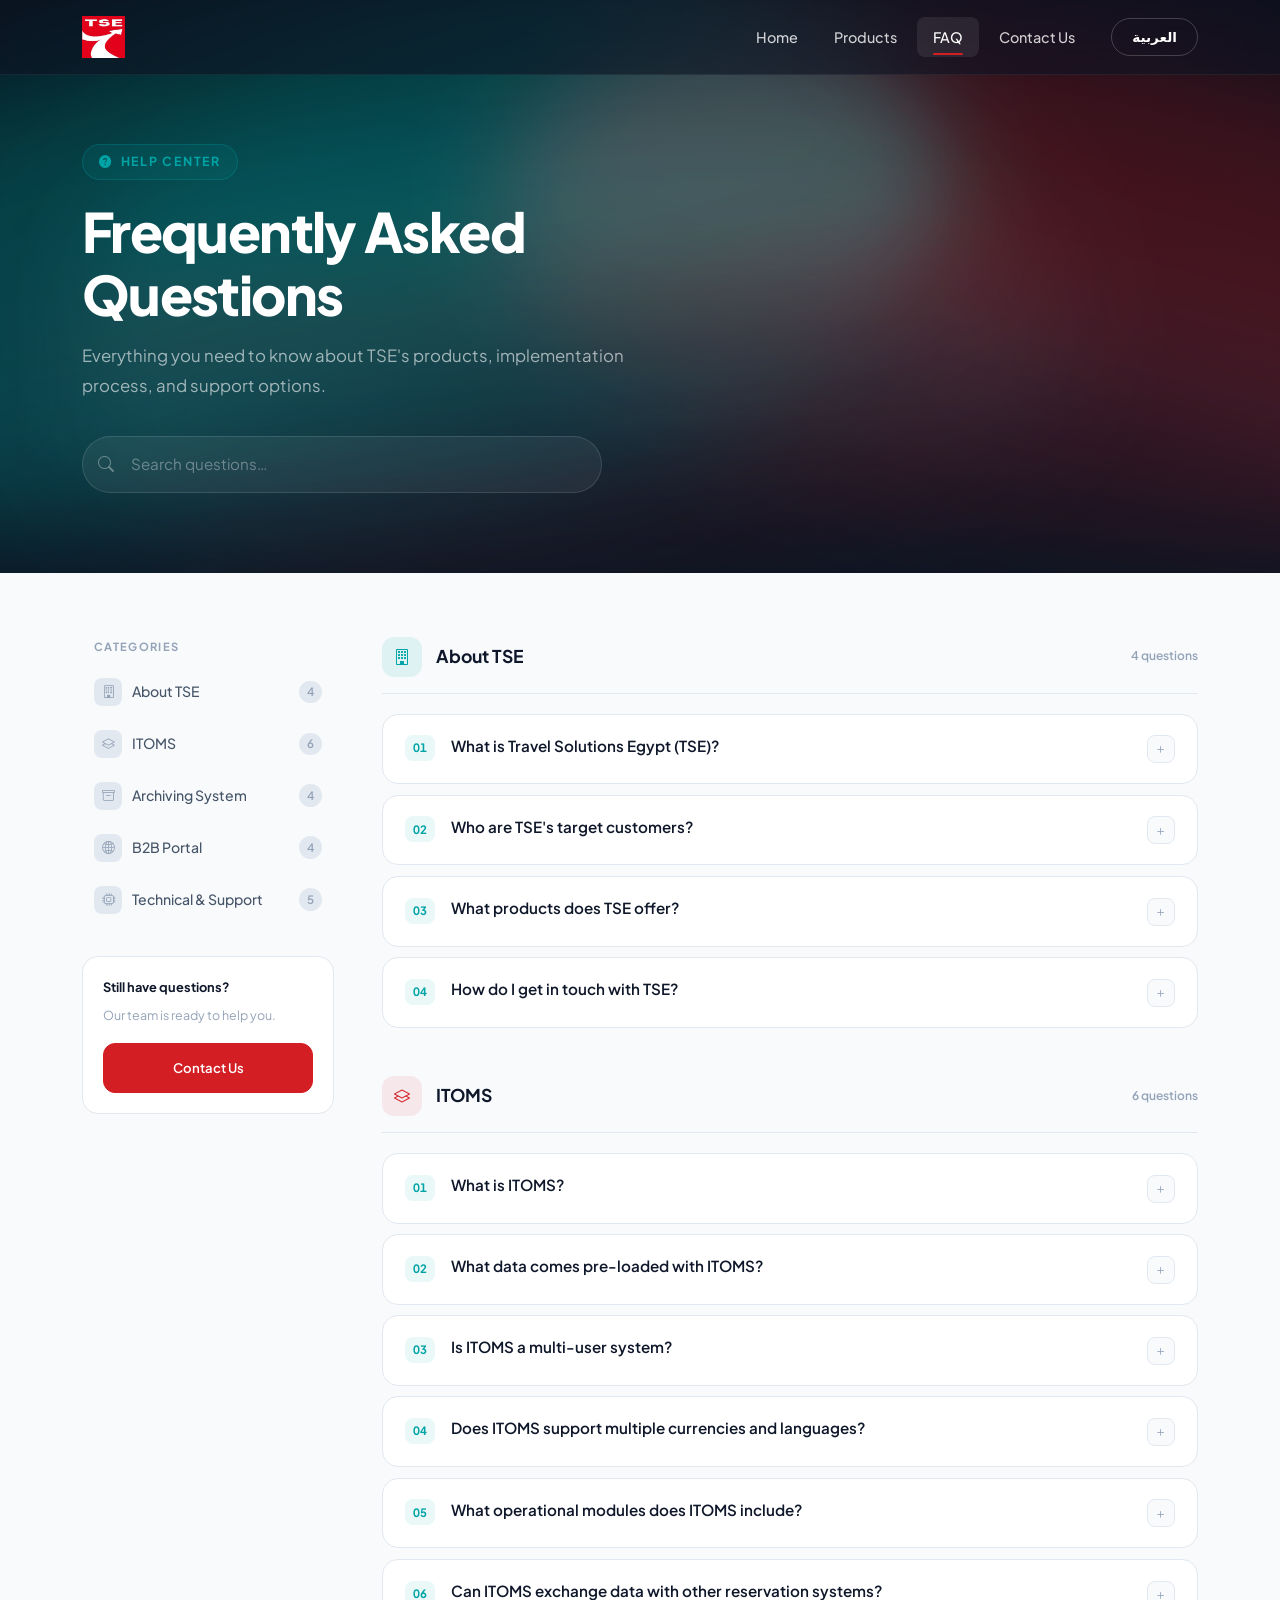
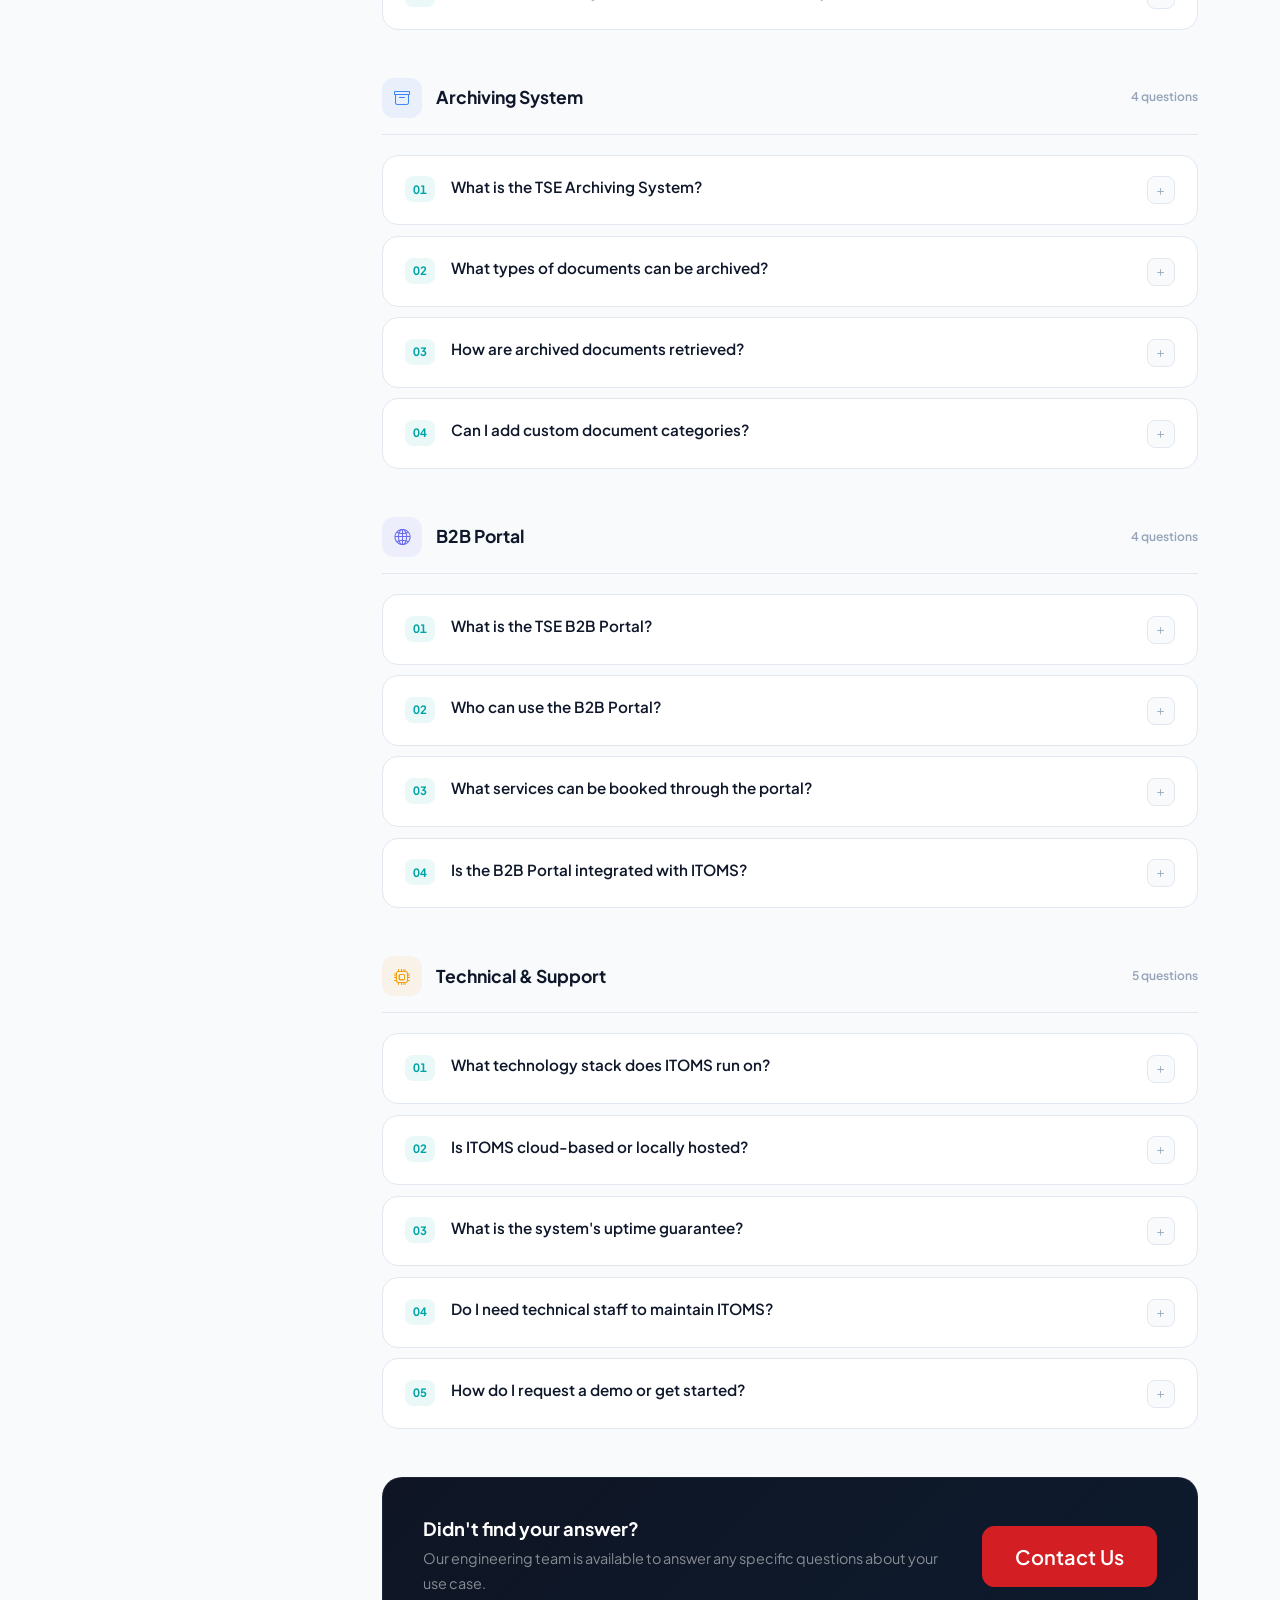
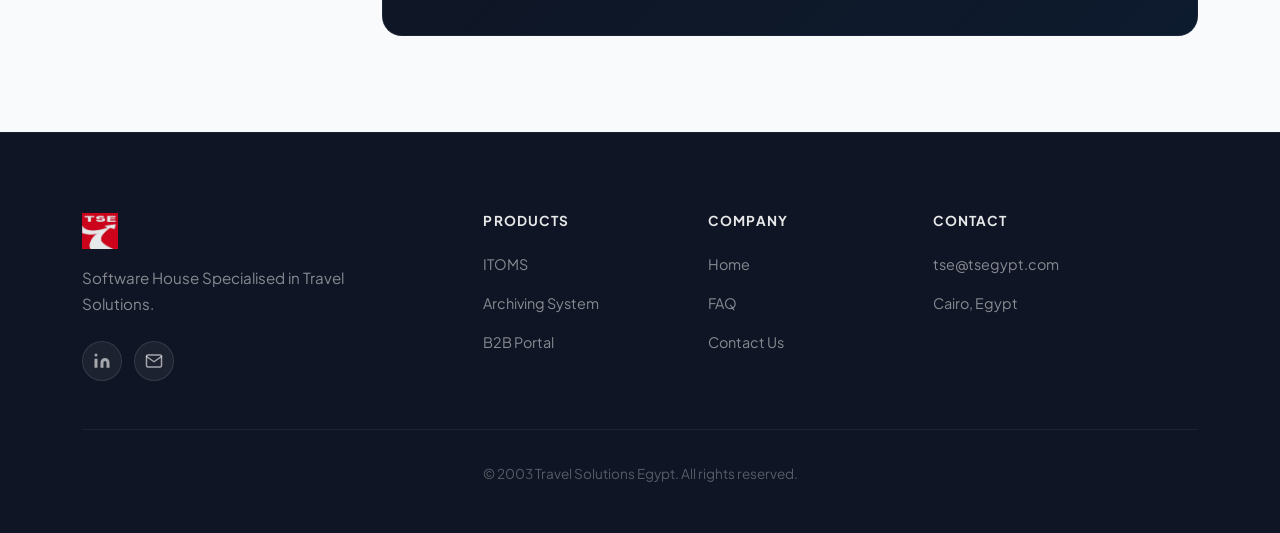
<file: faq.html>
﻿<!DOCTYPE html>
<html lang="en" dir="ltr" id="theme-html">

<head>
    <meta charset="UTF-8">
    <meta name="viewport" content="width=device-width, initial-scale=1.0">
    <meta name="description"
        content="Travel Solutions Egypt - Frequently Asked Questions about ITOMS, Archiving System, B2B Portal and our services.">
    <title>TSE | FAQ</title>

    <!-- Preload both fonts to prevent FOUT when switching -->
    <link rel="preconnect" href="https://fonts.googleapis.com">
    <link rel="preconnect" href="https://fonts.gstatic.com" crossorigin>
    <link rel="preload"
        href="https://fonts.googleapis.com/css2?family=Plus+Jakarta+Sans:wght@300;400;500;600;700;800&display=swap"
        as="style">
    <link rel="preload"
        href="https://fonts.googleapis.com/css2?family=Noto+Sans+Arabic:wght@300;400;500;600;700;800&display=swap"
        as="style">

    <!-- Load both CSS frameworks upfront — LTR active, RTL ready but inert -->
    <link rel="stylesheet" href="bootstrap-5.3.8-dist/css/bootstrap.min.css" id="bootstrap-ltr">
    <link rel="stylesheet" href="bootstrap-5.3.8-dist/css/bootstrap.rtl.min.css" id="bootstrap-rtl" media="none">

    <link rel="stylesheet" href="https://cdn.jsdelivr.net/npm/bootstrap-icons@1.10.5/font/bootstrap-icons.css">
    <link rel="stylesheet" href="style.css">
    <link rel="stylesheet" href="faq.css">

    <!-- Critical: Language applied before ANY rendering -->
    <script>
        (function () {
            const savedLang = localStorage.getItem('selectedLang') || 'en';
            const html = document.documentElement;

            if (savedLang === 'ar') {
                html.setAttribute('lang', 'ar');
                html.setAttribute('dir', 'rtl');
                html.classList.add('lang-loading');

                // Swap stylesheet media synchronously before paint
                const ltr = document.getElementById('bootstrap-ltr');
                const rtl = document.getElementById('bootstrap-rtl');
                if (ltr) ltr.media = 'none';
                if (rtl) rtl.media = 'all';
            } else {
                html.setAttribute('lang', 'en');
                html.setAttribute('dir', 'ltr');
            }
        })();
    </script>

    <style>
        /* Prevent FOUC on AR page reload before JS runs */
        .lang-loading body {
            opacity: 0 !important;
            visibility: hidden !important;
            transition: none !important;
        }
    </style>
</head>

<body data-active-page="faq.html">

    <!-- ══════════════════════════════════════════ -->
    <!--  NAVIGATION                                -->
    <!-- ══════════════════════════════════════════ -->
    <nav class="navbar navbar-expand-lg navbar-dark navbar-glass fixed-top" id="main-nav">
        <div class="container">
            <a class="navbar-brand py-0" href="index.html">
                <img src="images/TSE-Logo.png" alt="Travel Solutions Egypt" class="navbar-logo">
            </a>
            <button class="navbar-toggler border-0" type="button" data-bs-toggle="collapse" data-bs-target="#navbarNav"
                aria-label="Toggle navigation">
                <span class="navbar-toggler-icon"></span>
            </button>
            <div class="collapse navbar-collapse" id="navbarNav">
                <ul class="navbar-nav ms-auto align-items-lg-center gap-1">
                    <li class="nav-item"><a class="nav-link" href="index.html" data-key="nav-home">Home</a></li>
                    <li class="nav-item"><a class="nav-link" href="products.html" data-key="nav-products">Products</a>
                    </li>
                    <li class="nav-item"><a class="nav-link active" href="faq.html" data-key="nav-faq">FAQ</a></li>
                    <li class="nav-item"><a class="nav-link" href="contact.html" data-key="nav-contact">Contact Us</a>
                    </li>
                    <li class="nav-item ms-lg-3">
                        <button class="lang-toggle-btn" id="lang-toggler" aria-label="Toggle language">
                            <span class="lang-toggle-text" data-key="toggleBtn">العربية</span>
                        </button>
                    </li>
                </ul>
            </div>
        </div>
    </nav>

    <!-- ══════════════════════════════════════════ -->
    <!--  HERO                                      -->
    <!-- ══════════════════════════════════════════ -->
    <header class="faq-hero">
        <div class="hero-bg-elements">
            <div class="hero-orb orb-1"></div>
            <div class="hero-orb orb-2"></div>
            <div class="hero-orb orb-3"></div>
        </div>
        <div class="container">
            <div class="row">
                <div class="col-lg-7">
                    <span class="faq-hero-eyebrow">
                        <i class="bi bi-question-circle-fill"></i>
                        <span data-key="faq-hero-badge">Help Center</span>
                    </span>
                    <h1 class="faq-hero-title" data-key="faq-hero-title">Frequently Asked<br>Questions</h1>
                    <p class="faq-hero-desc" data-key="faq-hero-desc">
                        Everything you need to know about TSE's products, implementation process, and support options.
                    </p>
                    <div class="faq-search-wrap position-relative">
                        <i class="bi bi-search faq-search-icon"></i>
                        <input type="text" class="faq-search-input" id="faq-search" placeholder="Search questions…"
                            autocomplete="off">
                    </div>
                </div>
            </div>
        </div>
    </header>

    <!-- ══════════════════════════════════════════ -->
    <!--  FAQ BODY                                  -->
    <!-- ══════════════════════════════════════════ -->
    <section class="faq-page-body">
        <div class="container">
            <div class="faq-layout">

                <!-- ── SIDEBAR ── -->
                <aside class="faq-sidebar">
                    <p class="sidebar-label" data-key="faq-sidebar-label">Categories</p>
                    <ul class="sidebar-nav" id="faq-sidebar-nav">
                        <li>
                            <button class="sidebar-nav-btn active" data-target="cat-general">
                                <span class="s-icon"><i class="bi bi-building"></i></span>
                                <span data-key="faq-cat-general">About TSE</span>
                                <span class="sidebar-count">4</span>
                            </button>
                        </li>
                        <li>
                            <button class="sidebar-nav-btn" data-target="cat-itoms">
                                <span class="s-icon"><i class="bi bi-layers"></i></span>
                                <span data-key="faq-cat-itoms">ITOMS</span>
                                <span class="sidebar-count">6</span>
                            </button>
                        </li>
                        <li>
                            <button class="sidebar-nav-btn" data-target="cat-archiving">
                                <span class="s-icon"><i class="bi bi-archive"></i></span>
                                <span data-key="faq-cat-archiving">Archiving System</span>
                                <span class="sidebar-count">4</span>
                            </button>
                        </li>
                        <li>
                            <button class="sidebar-nav-btn" data-target="cat-b2b">
                                <span class="s-icon"><i class="bi bi-globe2"></i></span>
                                <span data-key="faq-cat-b2b">B2B Portal</span>
                                <span class="sidebar-count">4</span>
                            </button>
                        </li>
                        <li>
                            <button class="sidebar-nav-btn" data-target="cat-tech">
                                <span class="s-icon"><i class="bi bi-cpu"></i></span>
                                <span data-key="faq-cat-tech">Technical &amp; Support</span>
                                <span class="sidebar-count">5</span>
                            </button>
                        </li>
                    </ul>

                    <!-- Sidebar mini CTA -->
                    <div
                        style="background:var(--light-card);border:1px solid var(--light-border);border-radius:var(--radius-lg);padding:1.25rem;">
                        <p style="font-size:0.8rem;font-weight:700;color:var(--text-heading);margin-bottom:0.4rem;"
                            data-key="faq-sidebar-cta-title">Still have questions?</p>
                        <p style="font-size:0.78rem;color:var(--text-muted);margin-bottom:1rem;"
                            data-key="faq-sidebar-cta-desc">Our team is ready to help you.</p>
                        <a href="contact.html" class="btn btn-red-action btn-sm w-100 justify-content-center"
                            style="font-size:0.82rem;" data-key="faq-sidebar-cta-btn">
                            <span>Contact Us</span>
                            <svg width="14" height="14" viewBox="0 0 24 24" fill="none" stroke="currentColor"
                                stroke-width="2.5" stroke-linecap="round" stroke-linejoin="round">
                                <path d="M5 12h14M12 5l7 7-7 7" />
                            </svg>
                        </a>
                    </div>
                </aside>

                <!-- ── MAIN CONTENT ── -->
                <main id="faq-main">

                    <!-- No Results -->
                    <div class="faq-no-results" id="faq-no-results">
                        <div class="no-results-icon"><i class="bi bi-search"></i></div>
                        <h3 data-key="faq-noresult-title">No results found</h3>
                        <p data-key="faq-noresult-desc">Try a different keyword or browse a category.</p>
                    </div>

                    <!-- ── CATEGORY: ABOUT TSE ── -->
                    <div class="faq-section-group animate-on-scroll" data-animation="fade-up" id="cat-general">
                        <div class="faq-group-header">
                            <div class="faq-group-icon icon-teal"><i class="bi bi-building"></i></div>
                            <h2 class="faq-group-title" data-key="faq-cat-general">About TSE</h2>
                            <span class="faq-group-count">4 questions</span>
                        </div>

                        <div class="faq-item">
                            <button class="faq-question" aria-expanded="false">
                                <span class="faq-q-num">01</span>
                                <span class="faq-q-text" data-key="faq-g1-q">What is Travel Solutions Egypt
                                    (TSE)?</span>
                                <span class="faq-toggle-icon"><i class="bi bi-plus"></i></span>
                            </button>
                            <div class="faq-answer">
                                <div class="faq-answer-inner">
                                    <p data-key="faq-g1-a">Founded in 2003 and headquartered in Cairo, Egypt, Travel
                                        Solutions Egypt (TSE) is a leading technology company specialising in software
                                        solutions for the travel industry. With over two decades of combined experience
                                        in travel operations and software development, TSE delivers reliable, efficient,
                                        and scalable systems for tour operators and ground handlers.</p>
                                </div>
                            </div>
                        </div>

                        <div class="faq-item">
                            <button class="faq-question" aria-expanded="false">
                                <span class="faq-q-num">02</span>
                                <span class="faq-q-text" data-key="faq-g2-q">Who are TSE's target customers?</span>
                                <span class="faq-toggle-icon"><i class="bi bi-plus"></i></span>
                            </button>
                            <div class="faq-answer">
                                <div class="faq-answer-inner">
                                    <p data-key="faq-g2-a">TSE primarily serves incoming tour operators and global
                                        ground handlers who need mission-critical automation systems. Our clients
                                        include companies such as Wings, Escapade, Gezira, YouGo, CTT, Traveline, Bright
                                        Star, and Blue Sky — all leading names in the Egyptian inbound travel market.
                                    </p>
                                </div>
                            </div>
                        </div>

                        <div class="faq-item">
                            <button class="faq-question" aria-expanded="false">
                                <span class="faq-q-num">03</span>
                                <span class="faq-q-text" data-key="faq-g3-q">What products does TSE offer?</span>
                                <span class="faq-toggle-icon"><i class="bi bi-plus"></i></span>
                            </button>
                            <div class="faq-answer">
                                <div class="faq-answer-inner">
                                    <p data-key="faq-g3-a">TSE offers three core products:</p>
                                    <ul>
                                        <li data-key="faq-g3-a1"><strong>ITOMS</strong> — a comprehensive incoming tour
                                            operator management system covering reservations, accounting, allotments,
                                            and reporting.</li>
                                        <li data-key="faq-g3-a2"><strong>Archiving System</strong> — a document filing
                                            and retrieval platform fully integrated with ITOMS.</li>
                                        <li data-key="faq-g3-a3"><strong>B2B Portal</strong> — a web-based booking and
                                            reservation platform for travel and tourism services across Egypt.</li>
                                    </ul>
                                </div>
                            </div>
                        </div>

                        <div class="faq-item">
                            <button class="faq-question" aria-expanded="false">
                                <span class="faq-q-num">04</span>
                                <span class="faq-q-text" data-key="faq-g4-q">How do I get in touch with TSE?</span>
                                <span class="faq-toggle-icon"><i class="bi bi-plus"></i></span>
                            </button>
                            <div class="faq-answer">
                                <div class="faq-answer-inner">
                                    <p data-key="faq-g4-a">You can reach us by email at
                                        <strong>tse@tsegypt.com</strong>, by phone or WhatsApp at
                                        <strong>+201555729580</strong>, or visit our <a href="contact.html"
                                            style="color:var(--itoms-teal);">contact page</a> to send us a message
                                        directly. Our team is based in Cairo, Egypt.
                                    </p>
                                </div>
                            </div>
                        </div>
                    </div>

                    <!-- ── CATEGORY: ITOMS ── -->
                    <div class="faq-section-group animate-on-scroll" data-animation="fade-up" id="cat-itoms">
                        <div class="faq-group-header">
                            <div class="faq-group-icon icon-red"><i class="bi bi-layers"></i></div>
                            <h2 class="faq-group-title" data-key="faq-cat-itoms">ITOMS</h2>
                            <span class="faq-group-count">6 questions</span>
                        </div>

                        <div class="faq-item">
                            <button class="faq-question" aria-expanded="false">
                                <span class="faq-q-num">01</span>
                                <span class="faq-q-text" data-key="faq-i1-q">What is ITOMS?</span>
                                <span class="faq-toggle-icon"><i class="bi bi-plus"></i></span>
                            </button>
                            <div class="faq-answer">
                                <div class="faq-answer-inner">
                                    <p data-key="faq-i1-a">ITOMS (Incoming Tour Operators Management System) is a
                                        comprehensive sales support, reservation, and management system built on
                                        state-of-the-art computer technology and advanced software design concepts. It
                                        covers every aspect of the tour-operating business — from costing and pricing to
                                        operational accounting and management reporting.</p>
                                </div>
                            </div>
                        </div>

                        <div class="faq-item">
                            <button class="faq-question" aria-expanded="false">
                                <span class="faq-q-num">02</span>
                                <span class="faq-q-text" data-key="faq-i2-q">What data comes pre-loaded with
                                    ITOMS?</span>
                                <span class="faq-toggle-icon"><i class="bi bi-plus"></i></span>
                            </button>
                            <div class="faq-answer">
                                <div class="faq-answer-inner">
                                    <p data-key="faq-i2-a">ITOMS ships with a comprehensive database covering hotels and
                                        Nile Cruises in Egypt, transport schedules, and information about the majority
                                        of guides in Egypt. The system is ready to use almost immediately once
                                        contracted rates are fed in — no extensive data-entry setup is required.</p>
                                </div>
                            </div>
                        </div>

                        <div class="faq-item">
                            <button class="faq-question" aria-expanded="false">
                                <span class="faq-q-num">03</span>
                                <span class="faq-q-text" data-key="faq-i3-q">Is ITOMS a multi-user system?</span>
                                <span class="faq-toggle-icon"><i class="bi bi-plus"></i></span>
                            </button>
                            <div class="faq-answer">
                                <div class="faq-answer-inner">
                                    <p data-key="faq-i3-a">Yes. ITOMS is an in-house, multi-user system. It does not
                                        require on-site programming staff for its daily operation and maintenance.
                                        Multiple team members can work simultaneously across reservations, traffic,
                                        accounts, and management reporting modules.</p>
                                </div>
                            </div>
                        </div>

                        <div class="faq-item">
                            <button class="faq-question" aria-expanded="false">
                                <span class="faq-q-num">04</span>
                                <span class="faq-q-text" data-key="faq-i4-q">Does ITOMS support multiple currencies and
                                    languages?</span>
                                <span class="faq-toggle-icon"><i class="bi bi-plus"></i></span>
                            </button>
                            <div class="faq-answer">
                                <div class="faq-answer-inner">
                                    <p data-key="faq-i4-a">Yes. ITOMS is a fully multi-language and multi-currency
                                        system. It manages foreign currency differentials seamlessly and produces
                                        invoices and reports in the required currency, making it ideal for operators
                                        handling international clients.</p>
                                </div>
                            </div>
                        </div>

                        <div class="faq-item">
                            <button class="faq-question" aria-expanded="false">
                                <span class="faq-q-num">05</span>
                                <span class="faq-q-text" data-key="faq-i5-q">What operational modules does ITOMS
                                    include?</span>
                                <span class="faq-toggle-icon"><i class="bi bi-plus"></i></span>
                            </button>
                            <div class="faq-answer">
                                <div class="faq-answer-inner">
                                    <p data-key="faq-i5-a">ITOMS covers the full spectrum of inbound tour operations,
                                        including:</p>
                                    <ul>
                                        <li>Booking &amp; reservation management</li>
                                        <li>Allotment control (hotels, guides, transport)</li>
                                        <li>Traffic department management</li>
                                        <li>Accounts payable and receivable</li>
                                        <li>Planning, costing, and pricing</li>
                                        <li>Management and research reports</li>
                                        <li>Client manifest and itinerary generation</li>
                                    </ul>
                                </div>
                            </div>
                        </div>

                        <div class="faq-item">
                            <button class="faq-question" aria-expanded="false">
                                <span class="faq-q-num">06</span>
                                <span class="faq-q-text" data-key="faq-i6-q">Can ITOMS exchange data with other
                                    reservation systems?</span>
                                <span class="faq-toggle-icon"><i class="bi bi-plus"></i></span>
                            </button>
                            <div class="faq-answer">
                                <div class="faq-answer-inner">
                                    <p data-key="faq-i6-a">Yes. ITOMS is developed in standard travel industry format,
                                        which enables the exchange of information with other reservation systems. It
                                        also supports direct Web API integrations for supplier connectivity and
                                        real-time data sync.</p>
                                </div>
                            </div>
                        </div>
                    </div>

                    <!-- ── CATEGORY: ARCHIVING ── -->
                    <div class="faq-section-group animate-on-scroll" data-animation="fade-up" id="cat-archiving">
                        <div class="faq-group-header">
                            <div class="faq-group-icon icon-blue"><i class="bi bi-archive"></i></div>
                            <h2 class="faq-group-title" data-key="faq-cat-archiving">Archiving System</h2>
                            <span class="faq-group-count">4 questions</span>
                        </div>

                        <div class="faq-item">
                            <button class="faq-question" aria-expanded="false">
                                <span class="faq-q-num">01</span>
                                <span class="faq-q-text" data-key="faq-a1-q">What is the TSE Archiving System?</span>
                                <span class="faq-toggle-icon"><i class="bi bi-plus"></i></span>
                            </button>
                            <div class="faq-answer">
                                <div class="faq-answer-inner">
                                    <p data-key="faq-a1-a">The TSE Archiving System (also called Travel Filing System)
                                        is a digital document management solution fully integrated with ITOMS. It
                                        eliminates physical filing by letting staff drag-and-drop emails, scan faxes,
                                        and attach documents directly to agencies, suppliers, and booking records
                                        (PNRs).</p>
                                </div>
                            </div>
                        </div>

                        <div class="faq-item">
                            <button class="faq-question" aria-expanded="false">
                                <span class="faq-q-num">02</span>
                                <span class="faq-q-text" data-key="faq-a2-q">What types of documents can be
                                    archived?</span>
                                <span class="faq-toggle-icon"><i class="bi bi-plus"></i></span>
                            </button>
                            <div class="faq-answer">
                                <div class="faq-answer-inner">
                                    <p data-key="faq-a2-a">The system handles a wide range of travel documents,
                                        including:</p>
                                    <ul>
                                        <li>Vouchers, service orders, and payment orders</li>
                                        <li>Itineraries and request forms</li>
                                        <li>Invoices, debit notes, and credit notes</li>
                                        <li>Incoming and outgoing emails</li>
                                        <li>Scanned faxes and physical documents</li>
                                        <li>Rate confirmations and supplier correspondence</li>
                                    </ul>
                                </div>
                            </div>
                        </div>

                        <div class="faq-item">
                            <button class="faq-question" aria-expanded="false">
                                <span class="faq-q-num">03</span>
                                <span class="faq-q-text" data-key="faq-a3-q">How are archived documents
                                    retrieved?</span>
                                <span class="faq-toggle-icon"><i class="bi bi-plus"></i></span>
                            </button>
                            <div class="faq-answer">
                                <div class="faq-answer-inner">
                                    <p data-key="faq-a3-a">There are two retrieval methods. First, directly from within
                                        ITOMS by opening the relevant PNR, agency, or supplier screen and clicking the
                                        attachment tab. Second, via a web-based search interface accessible from any
                                        browser — allowing staff to view, download, or print saved documents remotely.
                                    </p>
                                </div>
                            </div>
                        </div>

                        <div class="faq-item">
                            <button class="faq-question" aria-expanded="false">
                                <span class="faq-q-num">04</span>
                                <span class="faq-q-text" data-key="faq-a4-q">Can I add custom document
                                    categories?</span>
                                <span class="faq-toggle-icon"><i class="bi bi-plus"></i></span>
                            </button>
                            <div class="faq-answer">
                                <div class="faq-answer-inner">
                                    <p data-key="faq-a4-a">Yes. In addition to the built-in categories (incoming,
                                        outgoing, rates, confirmation), you can create your own custom categories to
                                        organise documents in a way that best suits your company's workflow — making
                                        search and retrieval faster and more intuitive.</p>
                                </div>
                            </div>
                        </div>
                    </div>

                    <!-- ── CATEGORY: B2B ── -->
                    <div class="faq-section-group animate-on-scroll" data-animation="fade-up" id="cat-b2b">
                        <div class="faq-group-header">
                            <div class="faq-group-icon icon-indigo"><i class="bi bi-globe2"></i></div>
                            <h2 class="faq-group-title" data-key="faq-cat-b2b">B2B Portal</h2>
                            <span class="faq-group-count">4 questions</span>
                        </div>

                        <div class="faq-item">
                            <button class="faq-question" aria-expanded="false">
                                <span class="faq-q-num">01</span>
                                <span class="faq-q-text" data-key="faq-b1-q">What is the TSE B2B Portal?</span>
                                <span class="faq-toggle-icon"><i class="bi bi-plus"></i></span>
                            </button>
                            <div class="faq-answer">
                                <div class="faq-answer-inner">
                                    <p data-key="faq-b1-a">The B2B Portal is a web-based application designed to
                                        simplify and automate the booking and reservation process for travel and tourism
                                        services across Egypt. It gives customers a single, user-friendly interface to
                                        search, book, and manage travel packages, hotels, transport, and tourism
                                        activities.</p>
                                </div>
                            </div>
                        </div>

                        <div class="faq-item">
                            <button class="faq-question" aria-expanded="false">
                                <span class="faq-q-num">02</span>
                                <span class="faq-q-text" data-key="faq-b2-q">Who can use the B2B Portal?</span>
                                <span class="faq-toggle-icon"><i class="bi bi-plus"></i></span>
                            </button>
                            <div class="faq-answer">
                                <div class="faq-answer-inner">
                                    <p data-key="faq-b2-a">The portal is designed for travel trade partners — including
                                        agencies, operators, and resellers — who need to access and book Egypt-based
                                        travel products on behalf of their clients. It streamlines the B2B booking
                                        workflow and reduces manual communication between parties.</p>
                                </div>
                            </div>
                        </div>

                        <div class="faq-item">
                            <button class="faq-question" aria-expanded="false">
                                <span class="faq-q-num">03</span>
                                <span class="faq-q-text" data-key="faq-b3-q">What services can be booked through the
                                    portal?</span>
                                <span class="faq-toggle-icon"><i class="bi bi-plus"></i></span>
                            </button>
                            <div class="faq-answer">
                                <div class="faq-answer-inner">
                                    <p data-key="faq-b3-a">Through the B2B Portal, users can book and manage:</p>
                                    <ul>
                                        <li>Travel packages and tour programs</li>
                                        <li>Hotel accommodations</li>
                                        <li>Transportation services</li>
                                        <li>Tourism activities and excursions</li>
                                    </ul>
                                </div>
                            </div>
                        </div>

                        <div class="faq-item">
                            <button class="faq-question" aria-expanded="false">
                                <span class="faq-q-num">04</span>
                                <span class="faq-q-text" data-key="faq-b4-q">Is the B2B Portal integrated with
                                    ITOMS?</span>
                                <span class="faq-toggle-icon"><i class="bi bi-plus"></i></span>
                            </button>
                            <div class="faq-answer">
                                <div class="faq-answer-inner">
                                    <p data-key="faq-b4-a">Yes. The B2B Portal connects directly to ITOMS, meaning
                                        bookings made through the portal flow into the same back-office system used by
                                        your operations team — ensuring live availability, consistent pricing, and
                                        automatic record creation without double-entry.</p>
                                </div>
                            </div>
                        </div>
                    </div>

                    <!-- ── CATEGORY: TECHNICAL & SUPPORT ── -->
                    <div class="faq-section-group animate-on-scroll" data-animation="fade-up" id="cat-tech">
                        <div class="faq-group-header">
                            <div class="faq-group-icon icon-amber"><i class="bi bi-cpu"></i></div>
                            <h2 class="faq-group-title" data-key="faq-cat-tech">Technical &amp; Support</h2>
                            <span class="faq-group-count">5 questions</span>
                        </div>

                        <div class="faq-item">
                            <button class="faq-question" aria-expanded="false">
                                <span class="faq-q-num">01</span>
                                <span class="faq-q-text" data-key="faq-t1-q">What technology stack does ITOMS run
                                    on?</span>
                                <span class="faq-toggle-icon"><i class="bi bi-plus"></i></span>
                            </button>
                            <div class="faq-answer">
                                <div class="faq-answer-inner">
                                    <p data-key="faq-t1-a">ITOMS is built on the .NET Framework with Windows Forms for
                                        the desktop interface, MySQL as the database engine, and IIS Server for web
                                        components. The system is locally hosted and secured with SSL/TLS encryption.
                                        Reporting is handled through Crystal Reports and supplemented by Web APIs for
                                        external integrations.</p>
                                </div>
                            </div>
                        </div>

                        <div class="faq-item">
                            <button class="faq-question" aria-expanded="false">
                                <span class="faq-q-num">02</span>
                                <span class="faq-q-text" data-key="faq-t2-q">Is ITOMS cloud-based or locally
                                    hosted?</span>
                                <span class="faq-toggle-icon"><i class="bi bi-plus"></i></span>
                            </button>
                            <div class="faq-answer">
                                <div class="faq-answer-inner">
                                    <p data-key="faq-t2-a">ITOMS is currently deployed as a locally hosted system,
                                        giving clients full control over their data on their own infrastructure. TSE
                                        also offers cloud-ready containerised deployments with elastic scaling designed
                                        to match peak operational seasons — please contact us to discuss the best
                                        deployment model for your organisation.</p>
                                </div>
                            </div>
                        </div>

                        <div class="faq-item">
                            <button class="faq-question" aria-expanded="false">
                                <span class="faq-q-num">03</span>
                                <span class="faq-q-text" data-key="faq-t3-q">What is the system's uptime
                                    guarantee?</span>
                                <span class="faq-toggle-icon"><i class="bi bi-plus"></i></span>
                            </button>
                            <div class="faq-answer">
                                <div class="faq-answer-inner">
                                    <p data-key="faq-t3-a">TSE targets a 99.9% operational environment uptime across its
                                        deployed systems. Our architecture is designed for high availability, with
                                        optimised algorithms ensuring rapid database response times even under maximum
                                        workloads.</p>
                                </div>
                            </div>
                        </div>

                        <div class="faq-item">
                            <button class="faq-question" aria-expanded="false">
                                <span class="faq-q-num">04</span>
                                <span class="faq-q-text" data-key="faq-t4-q">Do I need technical staff to maintain
                                    ITOMS?</span>
                                <span class="faq-toggle-icon"><i class="bi bi-plus"></i></span>
                            </button>
                            <div class="faq-answer">
                                <div class="faq-answer-inner">
                                    <p data-key="faq-t4-a">No on-site programming staff are required for ITOMS's
                                        day-to-day operation and maintenance. The system is designed to be fully managed
                                        by travel operations staff without technical expertise. TSE provides ongoing
                                        support and updates as part of our service agreement.</p>
                                </div>
                            </div>
                        </div>

                        <div class="faq-item">
                            <button class="faq-question" aria-expanded="false">
                                <span class="faq-q-num">05</span>
                                <span class="faq-q-text" data-key="faq-t5-q">How do I request a demo or get
                                    started?</span>
                                <span class="faq-toggle-icon"><i class="bi bi-plus"></i></span>
                            </button>
                            <div class="faq-answer">
                                <div class="faq-answer-inner">
                                    <p data-key="faq-t5-a">To request a comprehensive architectural system
                                        demonstration, contact our engineering deployment team via email at
                                        <strong>tse@tsegypt.com</strong>, call or WhatsApp
                                        <strong>+201555729580</strong>, or submit a message on our <a
                                            href="contact.html" style="color:var(--itoms-teal);">contact page</a>. We
                                        will schedule a session tailored to your company's specific operational
                                        requirements.
                                    </p>
                                </div>
                            </div>
                        </div>
                    </div>

                    <!-- ── BOTTOM CTA ── -->
                    <div class="faq-cta-strip animate-on-scroll" data-animation="fade-up">
                        <div>
                            <h3 data-key="faq-cta-title">Didn't find your answer?</h3>
                            <p data-key="faq-cta-desc">Our engineering team is available to answer any specific
                                questions about your use case.</p>
                        </div>
                        <a href="contact.html" class="btn btn-red-action btn-lg flex-shrink-0" data-key="cta-btn">
                            <span>Contact Us</span>
                            <svg width="18" height="18" viewBox="0 0 24 24" fill="none" stroke="currentColor"
                                stroke-width="2.5" stroke-linecap="round" stroke-linejoin="round">
                                <path d="M5 12h14M12 5l7 7-7 7" />
                            </svg>
                        </a>
                    </div>

                </main>
            </div>
        </div>
    </section>

    <!-- ══════════════════════════════════════════ -->
    <!--  FOOTER                                    -->
    <!-- ══════════════════════════════════════════ -->
    <footer class="site-footer">
        <div class="container">
            <div class="footer-grid">
                <div class="footer-brand">
                    <img src="images/TSE-Logo.png" alt="Travel Solutions Egypt" class="footer-logo">
                    <p class="footer-tagline" data-key="footer-tagline">Software House Specialised in Travel Solutions.
                    </p>
                    <div class="footer-social">
                        <a href="https://www.linkedin.com/company/travel-solutions-egypt" aria-label="LinkedIn"
                            class="social-link" target="_blank" rel="noopener noreferrer">
                            <svg viewBox="0 0 24 24" fill="currentColor">
                                <path
                                    d="M16 8a6 6 0 0 1 6 6v7h-4v-7a2 2 0 0 0-2-2 2 2 0 0 0-2 2v7h-4v-7a6 6 0 0 1 6-6z" />
                                <rect x="2" y="9" width="4" height="12" />
                                <circle cx="4" cy="4" r="2" />
                            </svg>
                        </a>
                        <a href="mailto:tse@tsegypt.com" aria-label="Email" class="social-link">
                            <svg viewBox="0 0 24 24" fill="none" stroke="currentColor" stroke-width="2"
                                stroke-linecap="round" stroke-linejoin="round">
                                <path d="M4 4h16c1.1 0 2 .9 2 2v12c0 1.1-.9 2-2 2H4c-1.1 0-2-.9-2-2V6c0-1.1.9-2 2-2z" />
                                <polyline points="22,6 12,13 2,6" />
                            </svg>
                        </a>
                    </div>
                </div>
                <div class="footer-links">
                    <h4 class="footer-heading" data-key="footer-products">Products</h4>
                    <ul>
                        <li><a href="products.html#itoms" data-key="footer-itoms">ITOMS</a></li>
                        <li><a href="products.html#archiving" data-key="footer-Archiving-System">Archiving System</a>
                        </li>
                        <li><a href="products.html#b2b" data-key="footer-B2B-Portal">B2B Portal</a></li>
                    </ul>
                </div>
                <div class="footer-links">
                    <h4 class="footer-heading" data-key="footer-company">Company</h4>
                    <ul>
                        <li><a href="index.html" data-key="nav-home">Home</a></li>
                        <li><a href="faq.html" data-key="nav-faq">FAQ</a></li>
                        <li><a href="contact.html" data-key="nav-contact">Contact Us</a></li>
                    </ul>
                </div>
                <div class="footer-links">
                    <h4 class="footer-heading" data-key="footer-contact">Contact</h4>
                    <ul>
                        <li><a href="mailto:tse@tsegypt.com">tse@tsegypt.com</a></li>
                        <li><span data-key="footer-address">Cairo, Egypt</span></li>
                    </ul>
                </div>
            </div>
            <div class="footer-bottom">
                <p data-key="footer-text">&copy; 2003 Travel Solutions Egypt. All rights reserved.</p>
            </div>
        </div>
    </footer>

    <button id="back-to-top" class="back-to-top" aria-label="Back to top">
        <svg width="20" height="20" viewBox="0 0 24 24" fill="none" stroke="currentColor" stroke-width="2.5"
            stroke-linecap="round" stroke-linejoin="round">
            <path d="M18 15l-6-6-6 6" />
        </svg>
    </button>

    <script src="bootstrap-5.3.8-dist/js/bootstrap.bundle.min.js"></script>
    <script src="translations.js"></script>
    <script src="script.js"></script>
    <script src="faq.js"></script>
</body>

</html>
</file>
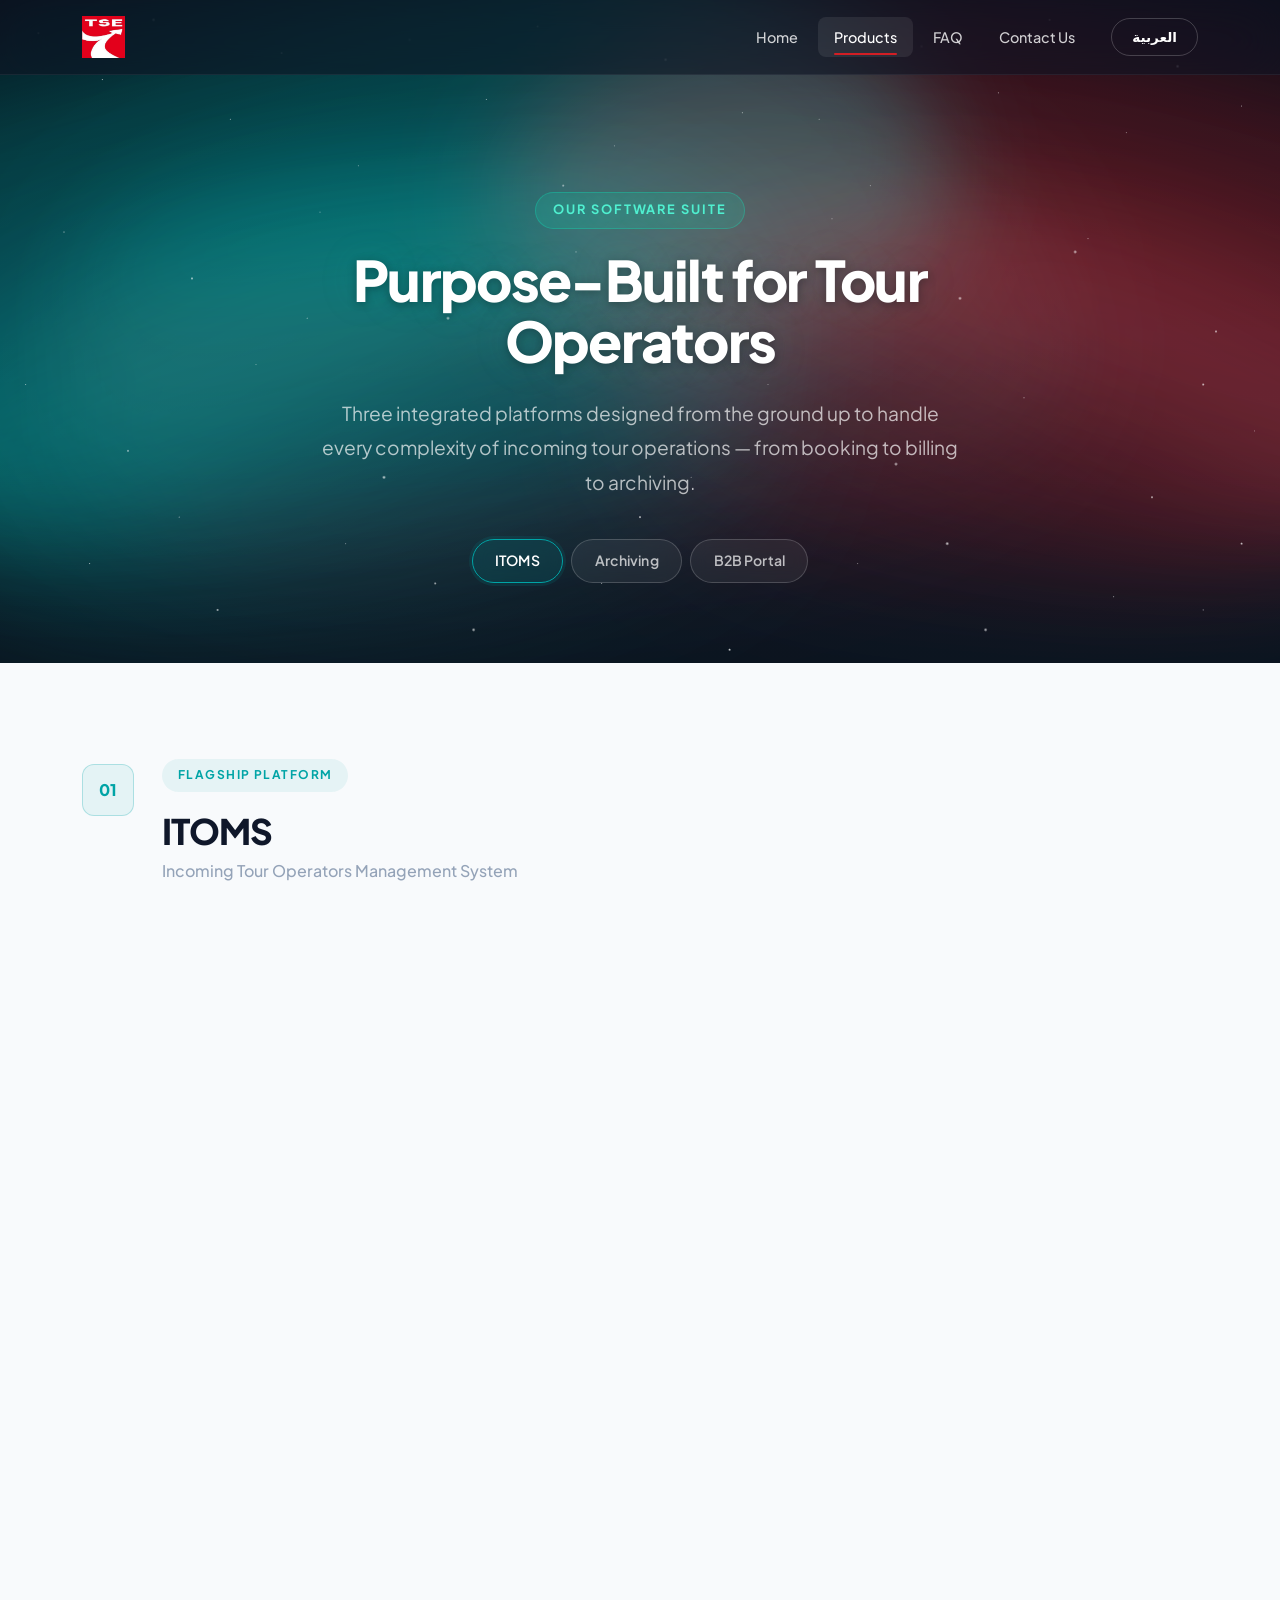
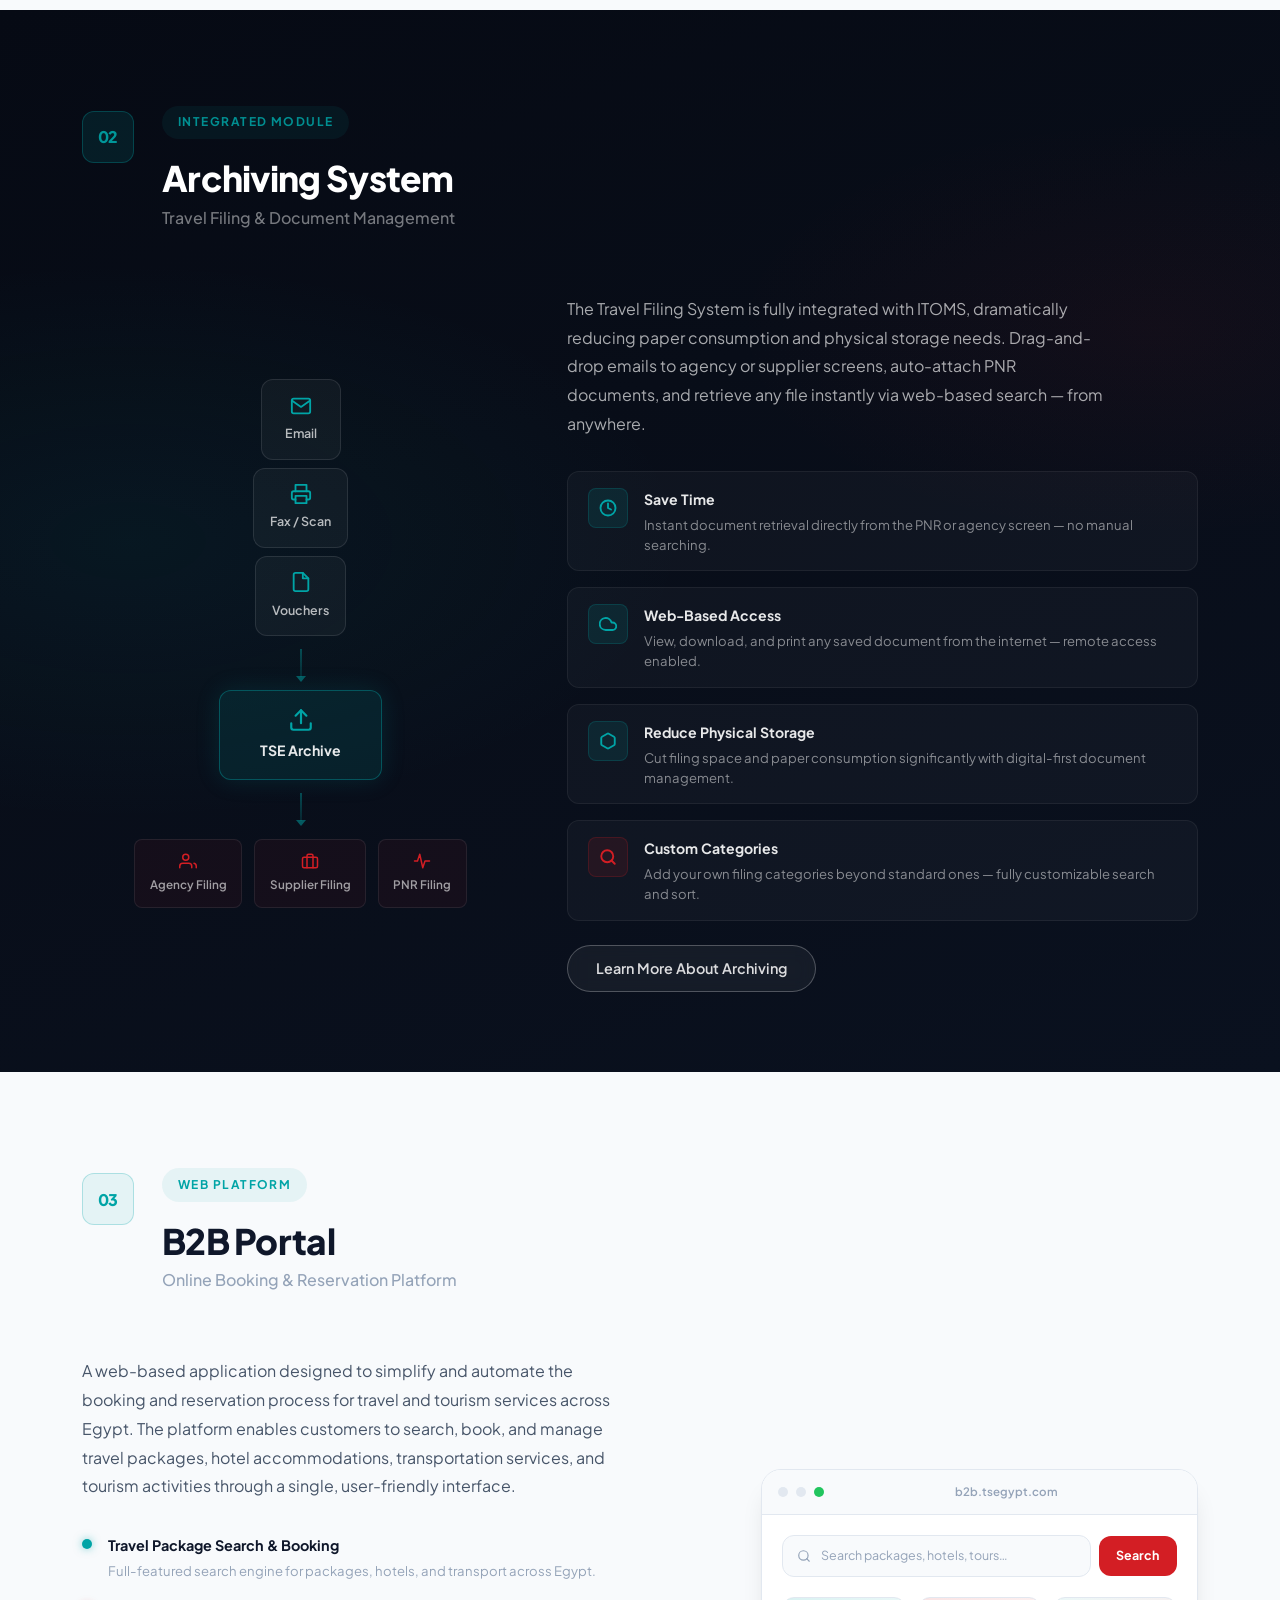
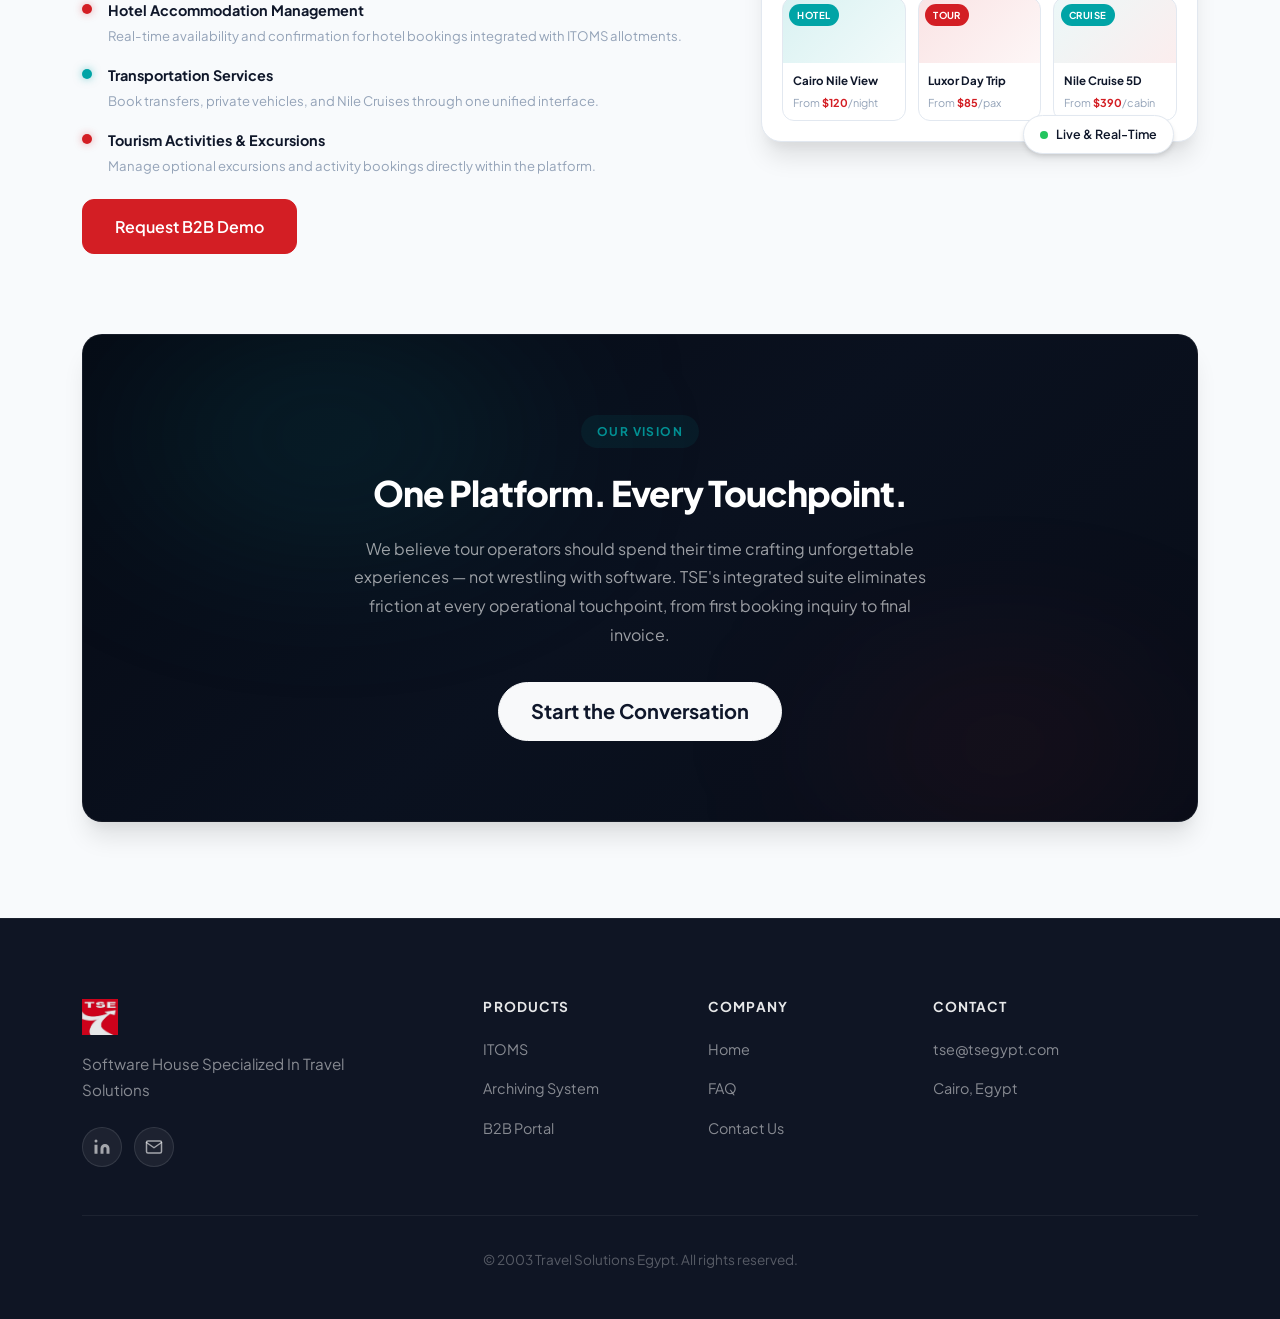
<file: products.html>
<!DOCTYPE html>
<html lang="en" dir="ltr" id="theme-html">

<head>
    <meta charset="UTF-8">
    <meta name="viewport" content="width=device-width, initial-scale=1.0">
    <meta name="description"
        content="TSE Products — ITOMS, Archiving System, and B2B Platform for incoming tour operators.">
    <title>Products | TSE — Travel Solutions Egypt</title>
    <!-- Preload both fonts to prevent FOUT when switching -->
    <link rel="preconnect" href="https://fonts.googleapis.com">
    <link rel="preconnect" href="https://fonts.gstatic.com" crossorigin>
    <link rel="preload"
        href="https://fonts.googleapis.com/css2?family=Plus+Jakarta+Sans:wght@300;400;500;600;700;800&display=swap"
        as="style">
    <link rel="preload"
        href="https://fonts.googleapis.com/css2?family=Noto+Sans+Arabic:wght@300;400;500;600;700;800&display=swap"
        as="style">

    <!-- Load both CSS frameworks upfront — LTR active, RTL ready but inert -->
    <link rel="stylesheet" href="bootstrap-5.3.8-dist/css/bootstrap.min.css" id="bootstrap-ltr">
    <link rel="stylesheet" href="bootstrap-5.3.8-dist/css/bootstrap.rtl.min.css" id="bootstrap-rtl" media="none">

    <link rel="stylesheet" href="style.css">
    <link rel="stylesheet" href="products.css">

    <!-- Critical: Language applied before ANY rendering -->
    <script>
        (function () {
            const savedLang = localStorage.getItem('selectedLang') || 'en';
            const html = document.documentElement;

            if (savedLang === 'ar') {
                html.setAttribute('lang', 'ar');
                html.setAttribute('dir', 'rtl');
                html.classList.add('lang-loading');

                // Swap stylesheet media synchronously before paint
                const ltr = document.getElementById('bootstrap-ltr');
                const rtl = document.getElementById('bootstrap-rtl');
                if (ltr) ltr.media = 'none';
                if (rtl) rtl.media = 'all';
            } else {
                html.setAttribute('lang', 'en');
                html.setAttribute('dir', 'ltr');
            }
        })();
    </script>

    <style>
        /* Prevent FOUC on AR page reload before JS runs */
        .lang-loading body {
            opacity: 0 !important;
            visibility: hidden !important;
            transition: none !important;
        }
    </style>
</head>

<body data-active-page="products.html">

    <!-- Glass Navigation -->
    <nav class="navbar navbar-expand-lg navbar-dark navbar-glass fixed-top" id="main-nav">
        <div class="container">
            <a class="navbar-brand py-0" href="index.html">
                <img src="images/TSE-Logo.png" alt="Travel Solutions Egypt" class="navbar-logo">
            </a>
            <button class="navbar-toggler border-0" type="button" data-bs-toggle="collapse" data-bs-target="#navbarNav"
                aria-label="Toggle navigation">
                <span class="navbar-toggler-icon"></span>
            </button>
            <div class="collapse navbar-collapse" id="navbarNav">
                <ul class="navbar-nav ms-auto align-items-lg-center gap-1">
                    <li class="nav-item"><a class="nav-link" href="index.html" data-key="nav-home">Home</a></li>
                    <li class="nav-item"><a class="nav-link active" href="products.html"
                            data-key="nav-products">Products</a></li>
                    <li class="nav-item"><a class="nav-link" href="faq.html" data-key="nav-faq">FAQ</a></li>
                    <li class="nav-item"><a class="nav-link" href="contact.html" data-key="nav-contact">Contact
                            Us</a></li>
                    <li class="nav-item ms-lg-3">
                        <button class="lang-toggle-btn" id="lang-toggler" aria-label="Toggle language">
                            <span class="lang-toggle-text" data-key="toggleBtn">العربية</span>
                        </button>
                    </li>
                </ul>
            </div>
        </div>
    </nav>

    <!-- Back to Top Button -->
    <button id="back-to-top" class="back-to-top" aria-label="Back to top">
        <svg width="20" height="20" viewBox="0 0 24 24" fill="none" stroke="currentColor" stroke-width="2.5"
            stroke-linecap="round" stroke-linejoin="round">
            <path d="M18 15l-6-6-6 6" />
        </svg>
    </button>

    <!-- ========================================== -->
    <!--  PRODUCTS HERO                             -->
    <!-- ========================================== -->
    <header class="blended-hero-zone products-hero-zone">
        <div class="hero-bg-elements">
            <div class="hero-orb orb-1"></div>
            <div class="hero-orb orb-2"></div>
            <div class="hero-orb orb-3"></div>
            <div class="hero-orb orb-4"></div>
            <div class="hero-orb orb-5"></div>
            <div class="hero-grid-overlay"></div>
        </div>



        <!-- Hero Text -->
        <div class="container">
            <div class="row justify-content-center text-center">
                <div class="col-lg-8 animate-on-scroll" data-animation="fade-up">
                    <span class="hero-eyebrow" data-key="products-eyebrow">Our Software Suite</span>
                    <h1 class="hero-title" data-key="products-hero-title">Purpose-Built for Tour Operators</h1>
                    <p class="hero-description mx-auto" data-key="products-hero-desc">
                        Three integrated platforms designed from the ground up to handle every complexity of incoming
                        tour operations — from booking to billing to archiving.
                    </p>
                    <!-- Product Anchor Nav Pills -->
                    <div class="products-hero-nav">
                        <a href="#itoms" class="product-hero-pill active" data-key="products-pill-itoms">ITOMS</a>
                        <a href="#archiving" class="product-hero-pill" data-key="products-pill-archiving">Archiving</a>
                        <a href="#b2b" class="product-hero-pill" data-key="products-pill-b2b">B2B Portal</a>
                    </div>
                </div>
            </div>
        </div>
    </header>

    <!-- ========================================== -->
    <!--  PRODUCT 1 — ITOMS                        -->
    <!-- ========================================== -->
    <section class="product-section product-section-light" id="itoms">
        <div class="container">

            <!-- Section Header -->
            <div class="product-section-header animate-on-scroll" data-animation="fade-up">
                <div class="product-number-badge">01</div>
                <div>
                    <span class="section-eyebrow" data-key="itoms-eyebrow">Flagship Platform</span>
                    <h2 class="section-title product-title" data-key="itoms-title-main">ITOMS</h2>
                    <p class="product-subtitle" data-key="itoms-subtitle">Incoming Tour Operators Management System</p>
                </div>
            </div>

            <!-- ITOMS Main Block -->
            <div class="row g-5 align-items-center mt-2">
                <!-- Left: Description + Features -->
                <div class="col-lg-6 animate-on-scroll" data-animation="fade-right">
                    <p class="product-desc" data-key="itoms-desc-long">
                        ITOMS is a comprehensive sales support, reservation and management system based on
                        state-of-the-art computer technology, advanced concepts in software design, and practical
                        experience in the travel industry. Shipped ready with a complete operational database covering
                        hotels, Nile Cruises, transport schedules, and guide information across Egypt.
                    </p>

                    <div class="product-features-grid">
                        <div class="product-feature-item">
                            <div class="pfi-icon pfi-icon-teal">
                                <svg viewBox="0 0 24 24" fill="none" stroke="currentColor" stroke-width="2"
                                    stroke-linecap="round" stroke-linejoin="round">
                                    <rect x="2" y="3" width="20" height="14" rx="2" />
                                    <line x1="8" y1="21" x2="16" y2="21" />
                                    <line x1="12" y1="17" x2="12" y2="21" />
                                </svg>
                            </div>
                            <div>
                                <div class="pfi-label" data-key="itoms-feat-1-title">Multi-User System</div>
                                <div class="pfi-desc" data-key="itoms-feat-1-desc">In-house, multi-user operation
                                    requiring no on-site programming staff for maintenance.</div>
                            </div>
                        </div>
                        <div class="product-feature-item">
                            <div class="pfi-icon pfi-icon-red">
                                <svg viewBox="0 0 24 24" fill="none" stroke="currentColor" stroke-width="2"
                                    stroke-linecap="round" stroke-linejoin="round">
                                    <circle cx="12" cy="12" r="10" />
                                    <line x1="2" y1="12" x2="22" y2="12" />
                                    <path
                                        d="M12 2a15.3 15.3 0 0 1 4 10 15.3 15.3 0 0 1-4 10 15.3 15.3 0 0 1-4-10 15.3 15.3 0 0 1 4-10z" />
                                </svg>
                            </div>
                            <div>
                                <div class="pfi-label" data-key="itoms-feat-2-title">Multi-Currency & Language</div>
                                <div class="pfi-desc" data-key="itoms-feat-2-desc">Full multi-language and
                                    multi-currency support with seamless ledger adjustments.</div>
                            </div>
                        </div>
                        <div class="product-feature-item">
                            <div class="pfi-icon pfi-icon-teal">
                                <svg viewBox="0 0 24 24" fill="none" stroke="currentColor" stroke-width="2"
                                    stroke-linecap="round" stroke-linejoin="round">
                                    <line x1="18" y1="20" x2="18" y2="10" />
                                    <line x1="12" y1="20" x2="12" y2="4" />
                                    <line x1="6" y1="20" x2="6" y2="14" />
                                </svg>
                            </div>
                            <div>
                                <div class="pfi-label" data-key="itoms-feat-3-title">Research & Analytics</div>
                                <div class="pfi-desc" data-key="itoms-feat-3-desc">Data analysis reports that illuminate
                                    past, present, and future business dynamics.</div>
                            </div>
                        </div>
                        <div class="product-feature-item">
                            <div class="pfi-icon pfi-icon-red">
                                <svg viewBox="0 0 24 24" fill="none" stroke="currentColor" stroke-width="2"
                                    stroke-linecap="round" stroke-linejoin="round">
                                    <path d="M14 2H6a2 2 0 0 0-2 2v16a2 2 0 0 0 2 2h12a2 2 0 0 0 2-2V8z" />
                                    <polyline points="14 2 14 8 20 8" />
                                    <line x1="16" y1="13" x2="8" y2="13" />
                                    <line x1="16" y1="17" x2="8" y2="17" />
                                    <polyline points="10 9 9 9 8 9" />
                                </svg>
                            </div>
                            <div>
                                <div class="pfi-label" data-key="itoms-feat-4-title">Operational Accounting</div>
                                <div class="pfi-desc" data-key="itoms-feat-4-desc">Managed accounts payable, receivable,
                                    operational accounting, and reporting.</div>
                            </div>
                        </div>
                    </div>

                    <a href="contact.html" class="btn btn-red-action mt-4" data-key="itoms-cta">
                        <span>Request ITOMS Demo</span>
                        <svg width="18" height="18" viewBox="0 0 24 24" fill="none" stroke="currentColor"
                            stroke-width="2.5" stroke-linecap="round" stroke-linejoin="round">
                            <path d="M5 12h14M12 5l7 7-7 7" />
                        </svg>
                    </a>
                </div>

                <!-- Right: Capability Cards -->
                <div class="col-lg-6 animate-on-scroll" data-animation="fade-left">
                    <div class="itoms-capability-grid">
                        <div class="cap-card cap-card-full cap-card-clickable cap-card-core" id="cap-card-reservations"
                            role="button" tabindex="0" aria-haspopup="dialog" aria-controls="itoms-arch-modal"
                            aria-label="Reservations — the central hub of ITOMS, view system architecture diagram">
                            <span class="cap-card-core-badge" data-key="cap-reservations-badge">Core System</span>
                            <div class="cap-card-icon cap-card-icon-core">
                                <svg viewBox="0 0 24 24" fill="none" stroke="currentColor" stroke-width="2"
                                    stroke-linecap="round" stroke-linejoin="round">
                                    <rect x="3" y="4" width="18" height="18" rx="2" ry="2" />
                                    <line x1="16" y1="2" x2="16" y2="6" />
                                    <line x1="8" y1="2" x2="8" y2="6" />
                                    <line x1="3" y1="10" x2="21" y2="10" />
                                </svg>
                            </div>
                            <div class="cap-card-core-body">
                                <div class="cap-card-label" data-key="cap-reservations">Reservations</div>
                                <div class="cap-card-desc" data-key="cap-reservations-desc">The central hub that
                                    every module feeds into — bookings, pricing, guides, and inventory all flow
                                    through here.</div>
                                <div class="cap-card-link-hint">
                                    <svg viewBox="0 0 24 24" fill="none" stroke="currentColor" stroke-width="2.25"
                                        stroke-linecap="round" stroke-linejoin="round">
                                        <circle cx="11" cy="11" r="8" />
                                        <path d="M21 21l-3.8-3.8" />
                                        <path d="M11 8v3l2 2" />
                                    </svg>
                                    <span data-key="cap-reservations-hint-text">View architecture</span>
                                </div>
                            </div>
                        </div>
                        <div class="cap-card">
                            <div class="cap-card-icon">
                                <svg viewBox="0 0 24 24" fill="none" stroke="currentColor" stroke-width="2"
                                    stroke-linecap="round" stroke-linejoin="round">
                                    <path d="M17 21v-2a4 4 0 0 0-4-4H5a4 4 0 0 0-4 4v2" />
                                    <circle cx="9" cy="7" r="4" />
                                    <path d="M23 21v-2a4 4 0 0 0-3-3.87" />
                                    <path d="M16 3.13a4 4 0 0 1 0 7.75" />
                                </svg>
                            </div>
                            <div class="cap-card-label" data-key="cap-allotment">Allotment Control</div>
                        </div>
                        <div class="cap-card">
                            <div class="cap-card-icon cap-icon-red">
                                <svg viewBox="0 0 24 24" fill="none" stroke="currentColor" stroke-width="2"
                                    stroke-linecap="round" stroke-linejoin="round">
                                    <line x1="12" y1="1" x2="12" y2="23" />
                                    <path d="M17 5H9.5a3.5 3.5 0 0 0 0 7h5a3.5 3.5 0 0 1 0 7H6" />
                                </svg>
                            </div>
                            <div class="cap-card-label" data-key="cap-costing">Costing & Pricing</div>
                        </div>
                        <div class="cap-card">
                            <div class="cap-card-icon">
                                <svg viewBox="0 0 24 24" fill="none" stroke="currentColor" stroke-width="2"
                                    stroke-linecap="round" stroke-linejoin="round">
                                    <polygon points="13 2 3 14 12 14 11 22 21 10 12 10 13 2" />
                                </svg>
                            </div>
                            <div class="cap-card-label" data-key="cap-traffic">Traffic Department</div>
                        </div>
                        <div class="cap-card">
                            <div class="cap-card-icon cap-icon-red">
                                <svg viewBox="0 0 24 24" fill="none" stroke="currentColor" stroke-width="2"
                                    stroke-linecap="round" stroke-linejoin="round">
                                    <path
                                        d="M21 16V8a2 2 0 0 0-1-1.73l-7-4a2 2 0 0 0-2 0l-7 4A2 2 0 0 0 3 8v8a2 2 0 0 0 1 1.73l7 4a2 2 0 0 0 2 0l7-4A2 2 0 0 0 21 16z" />
                                </svg>
                            </div>
                            <div class="cap-card-label" data-key="cap-guides">Guide Management</div>
                        </div>
                        <div class="cap-card">
                            <div class="cap-card-icon">
                                <svg viewBox="0 0 24 24" fill="none" stroke="currentColor" stroke-width="2"
                                    stroke-linecap="round" stroke-linejoin="round">
                                    <polyline points="22 12 18 12 15 21 9 3 6 12 2 12" />
                                </svg>
                            </div>
                            <div class="cap-card-label" data-key="cap-reports">Management Reports</div>
                        </div>
                    </div>
                </div>
            </div>
        </div>
    </section>

    <!-- ========================================== -->
    <!--  ITOMS ARCHITECTURE MODAL (triggered by     -->
    <!--  clicking the "Reservations" capability     -->
    <!--  card above)                                -->
    <!-- ========================================== -->
    <div class="arch-modal-overlay" id="itoms-arch-modal" role="dialog" aria-modal="true"
        aria-labelledby="itoms-arch-modal-title" hidden>
        <div class="arch-modal-dialog">
            <button type="button" class="arch-modal-close" id="itoms-arch-modal-close" aria-label="Close">
                <svg viewBox="0 0 24 24" fill="none" stroke="currentColor" stroke-width="2.25" stroke-linecap="round"
                    stroke-linejoin="round">
                    <line x1="18" y1="6" x2="6" y2="18" />
                    <line x1="6" y1="6" x2="18" y2="18" />
                </svg>
            </button>

            <div class="itoms-architecture-block">
                <div class="arch-block-header">
                    <span class="arch-block-eyebrow" data-key="itoms-arch-eyebrow">System Architecture</span>
                    <h3 class="arch-block-title" id="itoms-arch-modal-title" data-key="itoms-arch-title">How ITOMS
                        Connects Every Operation</h3>
                    <p class="arch-block-desc" data-key="itoms-arch-desc">
                        At the core sits a single, unified database feeding every operational module. Flights, land
                        services, packages, and pricing all flow into Reservations — the central hub that drives
                        management reporting, document printing, and accounting in real time.
                    </p>
                </div>

                <div class="arch-diagram-wrap">
                    <svg class="arch-diagram-svg" viewBox="0 0 1180 690" xmlns="http://www.w3.org/2000/svg" role="img"
                        aria-label="ITOMS system architecture diagram">
                        <!-- Connectors -->
                        <g class="arch-line" fill="none">
                            <!-- Top row: General Information — Database — Tables -->
                            <line x1="300" y1="62" x2="455" y2="59" />
                            <line x1="675" y1="59" x2="810" y2="62" />
                            <!-- Database down to the four module nodes -->
                            <line x1="565" y1="96" x2="140" y2="168" />
                            <line x1="565" y1="96" x2="435" y2="168" />
                            <line x1="565" y1="96" x2="725" y2="168" />
                            <line x1="565" y1="96" x2="1022" y2="162" />
                            <!-- Module nodes down to Reservations -->
                            <line x1="140" y1="232" x2="590" y2="348" />
                            <line x1="435" y1="232" x2="590" y2="348" />
                            <line x1="725" y1="232" x2="590" y2="348" />
                            <line x1="1022" y1="238" x2="590" y2="348" />
                            <!-- Lateral: Communication & Connectivity — Reservations — Inventory Control -->
                            <line x1="235" y1="353" x2="450" y2="395" />
                            <line x1="730" y1="395" x2="890" y2="348" />
                            <!-- Reservations down to Web APIs, Filing System, and the bottom trio -->
                            <line x1="590" y1="442" x2="140" y2="468" />
                            <line x1="590" y1="442" x2="985" y2="468" />
                            <line x1="590" y1="442" x2="320" y2="600" />
                            <line x1="590" y1="442" x2="610" y2="600" />
                            <line x1="590" y1="442" x2="900" y2="600" />
                        </g>

                        <!-- Top row — Database tier (teal) -->
                        <g>
                            <rect class="arch-node arch-node-teal" x="90" y="30" width="210" height="64" rx="10" />
                            <text class="arch-label" x="195" y="66" text-anchor="middle">General Information</text>
                        </g>
                        <g>
                            <rect class="arch-node arch-node-teal-strong" x="455" y="22" width="220" height="74" rx="10" />
                            <text class="arch-label arch-label-core" x="565" y="64" text-anchor="middle">Database</text>
                        </g>
                        <g>
                            <rect class="arch-node arch-node-teal" x="810" y="30" width="210" height="64" rx="10" />
                            <text class="arch-label" x="915" y="66" text-anchor="middle">Tables</text>
                        </g>

                        <!-- Module row — Source modules (amber) -->
                        <g>
                            <rect class="arch-node arch-node-amber" x="45" y="168" width="190" height="64" rx="10" />
                            <text class="arch-label" x="140" y="204" text-anchor="middle">Transportation</text>
                        </g>
                        <g>
                            <rect class="arch-node arch-node-amber" x="340" y="168" width="190" height="64" rx="10" />
                            <text class="arch-label" x="435" y="204" text-anchor="middle">Land Services</text>
                        </g>
                        <g>
                            <rect class="arch-node arch-node-amber" x="630" y="168" width="190" height="64" rx="10" />
                            <text class="arch-label" x="725" y="204" text-anchor="middle">Packages</text>
                        </g>
                        <g>
                            <rect class="arch-node arch-node-amber" x="905" y="162" width="235" height="76" rx="10" />
                            <text class="arch-label" x="1022" y="204" text-anchor="middle">Pricing &amp; Quotations</text>
                        </g>

                        <!-- Lateral row — Support systems (violet) -->
                        <g>
                            <rect class="arch-node arch-node-violet" x="45" y="316" width="190" height="74" rx="10" />
                            <text class="arch-label" x="140" y="346" text-anchor="middle">Communication &amp;</text>
                            <text class="arch-label" x="140" y="365" text-anchor="middle">Connectivity</text>
                        </g>
                        <g>
                            <rect class="arch-node arch-node-violet" x="890" y="316" width="190" height="64" rx="10" />
                            <text class="arch-label" x="985" y="352" text-anchor="middle">Inventory Control</text>
                        </g>

                        <!-- Reservations hub -->
                        <g>
                            <rect class="arch-node arch-node-hub" x="450" y="348" width="280" height="94" rx="12" />
                            <text class="arch-label arch-label-core" x="590" y="400" text-anchor="middle">Reservations</text>
                        </g>

                        <!-- Mid-bottom row — Connectivity layer (rose) -->
                        <g>
                            <rect class="arch-node arch-node-rose" x="45" y="468" width="190" height="64" rx="10" />
                            <text class="arch-label" x="140" y="504" text-anchor="middle">Web APIs</text>
                        </g>
                        <g>
                            <rect class="arch-node arch-node-rose" x="890" y="468" width="190" height="64" rx="10" />
                            <text class="arch-label" x="985" y="504" text-anchor="middle">Filing System</text>
                        </g>

                        <!-- Bottom row — Output layer (blue) -->
                        <g>
                            <rect class="arch-node arch-node-blue" x="225" y="600" width="190" height="64" rx="10" />
                            <text class="arch-label" x="320" y="636" text-anchor="middle">Reports</text>
                        </g>
                        <g>
                            <rect class="arch-node arch-node-blue" x="515" y="600" width="190" height="64" rx="10" />
                            <text class="arch-label" x="610" y="636" text-anchor="middle">Documents</text>
                        </g>
                        <g>
                            <rect class="arch-node arch-node-blue" x="805" y="600" width="190" height="64" rx="10" />
                            <text class="arch-label" x="900" y="636" text-anchor="middle">Logistics</text>
                        </g>
                    </svg>
                </div>
            </div>
        </div>
    </div>

    <!-- ========================================== -->
    <!--  PRODUCT 2 — ARCHIVING                    -->
    <!-- ========================================== -->
    <section class="product-section product-section-dark" id="archiving">
        <div class="container">

            <div class="product-section-header animate-on-scroll" data-animation="fade-up">
                <div class="product-number-badge product-number-badge-light">02</div>
                <div>
                    <span class="section-eyebrow section-eyebrow-light" data-key="archiving-eyebrow">Integrated
                        Module</span>
                    <h2 class="section-title product-title product-title-light" data-key="archiving-title-main">
                        Archiving System</h2>
                    <p class="product-subtitle product-subtitle-light" data-key="archiving-subtitle">Travel Filing &
                        Document Management</p>
                </div>
            </div>

            <div class="row g-5 align-items-center mt-2">
                <!-- Left: Visual Block -->
                <div class="col-lg-5 animate-on-scroll" data-animation="fade-right">
                    <div class="archiving-visual-block">
                        <div class="archive-flow">
                            <div class="archive-node archive-node-source">
                                <svg viewBox="0 0 24 24" fill="none" stroke="currentColor" stroke-width="2"
                                    stroke-linecap="round" stroke-linejoin="round">
                                    <path
                                        d="M4 4h16c1.1 0 2 .9 2 2v12c0 1.1-.9 2-2 2H4c-1.1 0-2-.9-2-2V6c0-1.1.9-2 2-2z" />
                                    <polyline points="22,6 12,13 2,6" />
                                </svg>
                                <span data-key="archive-node-email">Email</span>
                            </div>
                            <div class="archive-node archive-node-source">
                                <svg viewBox="0 0 24 24" fill="none" stroke="currentColor" stroke-width="2"
                                    stroke-linecap="round" stroke-linejoin="round">
                                    <polyline points="6 9 6 2 18 2 18 9" />
                                    <path
                                        d="M6 18H4a2 2 0 0 1-2-2v-5a2 2 0 0 1 2-2h16a2 2 0 0 1 2 2v5a2 2 0 0 1-2 2h-2" />
                                    <rect x="6" y="14" width="12" height="8" />
                                </svg>
                                <span data-key="archive-node-fax">Fax / Scan</span>
                            </div>
                            <div class="archive-node archive-node-source">
                                <svg viewBox="0 0 24 24" fill="none" stroke="currentColor" stroke-width="2"
                                    stroke-linecap="round" stroke-linejoin="round">
                                    <path d="M14 2H6a2 2 0 0 0-2 2v16a2 2 0 0 0 2 2h12a2 2 0 0 0 2-2V8z" />
                                    <polyline points="14 2 14 8 20 8" />
                                </svg>
                                <span data-key="archive-node-docs">Vouchers</span>
                            </div>
                            <div class="archive-arrow-row">
                                <div class="archive-arrow-line"></div>
                            </div>
                            <div class="archive-node archive-node-core">
                                <svg viewBox="0 0 24 24" fill="none" stroke="currentColor" stroke-width="2"
                                    stroke-linecap="round" stroke-linejoin="round">
                                    <path d="M21 15v4a2 2 0 0 1-2 2H5a2 2 0 0 1-2-2v-4" />
                                    <polyline points="17 8 12 3 7 8" />
                                    <line x1="12" y1="3" x2="12" y2="15" />
                                </svg>
                                <span data-key="archive-node-core">TSE Archive</span>
                            </div>
                            <div class="archive-arrow-row archive-arrow-down">
                                <div class="archive-arrow-line"></div>
                            </div>
                            <div class="archive-output-row">
                                <div class="archive-output-item">
                                    <svg viewBox="0 0 24 24" fill="none" stroke="currentColor" stroke-width="2"
                                        stroke-linecap="round" stroke-linejoin="round">
                                        <path d="M17 21v-2a4 4 0 0 0-4-4H5a4 4 0 0 0-4 4v2" />
                                        <circle cx="9" cy="7" r="4" />
                                        <path d="M23 21v-2a4 4 0 0 0-3-3.87" />
                                    </svg>
                                    <span data-key="archive-out-agency">Agency Filing</span>
                                </div>
                                <div class="archive-output-item">
                                    <svg viewBox="0 0 24 24" fill="none" stroke="currentColor" stroke-width="2"
                                        stroke-linecap="round" stroke-linejoin="round">
                                        <rect x="2" y="7" width="20" height="14" rx="2" ry="2" />
                                        <path d="M16 21V5a2 2 0 0 0-2-2h-4a2 2 0 0 0-2 2v16" />
                                    </svg>
                                    <span data-key="archive-out-supplier">Supplier Filing</span>
                                </div>
                                <div class="archive-output-item">
                                    <svg viewBox="0 0 24 24" fill="none" stroke="currentColor" stroke-width="2"
                                        stroke-linecap="round" stroke-linejoin="round">
                                        <polyline points="22 12 16 12 13 21 9 3 6 12 2 12" />
                                    </svg>
                                    <span data-key="archive-out-pnr">PNR Filing</span>
                                </div>
                            </div>
                        </div>
                    </div>
                </div>

                <!-- Right: Benefits + Features -->
                <div class="col-lg-7 animate-on-scroll" data-animation="fade-left">
                    <p class="product-desc product-desc-light" data-key="archiving-desc">
                        The Travel Filing System is fully integrated with ITOMS, dramatically reducing paper consumption
                        and physical storage needs. Drag-and-drop emails to agency or supplier screens, auto-attach PNR
                        documents, and retrieve any file instantly via web-based search — from anywhere.
                    </p>

                    <div class="archiving-benefits">
                        <div class="archive-benefit">
                            <div class="archive-benefit-icon">
                                <svg viewBox="0 0 24 24" fill="none" stroke="currentColor" stroke-width="2.5"
                                    stroke-linecap="round" stroke-linejoin="round">
                                    <circle cx="12" cy="12" r="10" />
                                    <polyline points="12 6 12 12 16 14" />
                                </svg>
                            </div>
                            <div>
                                <div class="archive-benefit-title" data-key="arch-benefit-1-title">Save Time</div>
                                <div class="archive-benefit-desc" data-key="arch-benefit-1-desc">Instant document
                                    retrieval directly from the PNR or agency screen — no manual searching.</div>
                            </div>
                        </div>
                        <div class="archive-benefit">
                            <div class="archive-benefit-icon">
                                <svg viewBox="0 0 24 24" fill="none" stroke="currentColor" stroke-width="2.5"
                                    stroke-linecap="round" stroke-linejoin="round">
                                    <path d="M18 10h-1.26A8 8 0 1 0 9 20h9a5 5 0 0 0 0-10z" />
                                </svg>
                            </div>
                            <div>
                                <div class="archive-benefit-title" data-key="arch-benefit-2-title">Web-Based Access
                                </div>
                                <div class="archive-benefit-desc" data-key="arch-benefit-2-desc">View, download, and
                                    print any saved document from the internet — remote access enabled.</div>
                            </div>
                        </div>
                        <div class="archive-benefit">
                            <div class="archive-benefit-icon">
                                <svg viewBox="0 0 24 24" fill="none" stroke="currentColor" stroke-width="2.5"
                                    stroke-linecap="round" stroke-linejoin="round">
                                    <path
                                        d="M21 16V8a2 2 0 0 0-1-1.73l-7-4a2 2 0 0 0-2 0l-7 4A2 2 0 0 0 3 8v8a2 2 0 0 0 1 1.73l7 4a2 2 0 0 0 2 0l7-4A2 2 0 0 0 21 16z" />
                                </svg>
                            </div>
                            <div>
                                <div class="archive-benefit-title" data-key="arch-benefit-3-title">Reduce Physical
                                    Storage</div>
                                <div class="archive-benefit-desc" data-key="arch-benefit-3-desc">Cut filing space and
                                    paper consumption significantly with digital-first document management.</div>
                            </div>
                        </div>
                        <div class="archive-benefit">
                            <div class="archive-benefit-icon archive-benefit-icon-red">
                                <svg viewBox="0 0 24 24" fill="none" stroke="currentColor" stroke-width="2.5"
                                    stroke-linecap="round" stroke-linejoin="round">
                                    <circle cx="11" cy="11" r="8" />
                                    <line x1="21" y1="21" x2="16.65" y2="16.65" />
                                </svg>
                            </div>
                            <div>
                                <div class="archive-benefit-title" data-key="arch-benefit-4-title">Custom Categories
                                </div>
                                <div class="archive-benefit-desc" data-key="arch-benefit-4-desc">Add your own filing
                                    categories beyond standard ones — fully customizable search and sort.</div>
                            </div>
                        </div>
                    </div>

                    <a href="contact.html" class="btn btn-outline-light-tse mt-4" data-key="archiving-cta">
                        <span>Learn More About Archiving</span>
                        <svg width="18" height="18" viewBox="0 0 24 24" fill="none" stroke="currentColor"
                            stroke-width="2.5" stroke-linecap="round" stroke-linejoin="round">
                            <path d="M5 12h14M12 5l7 7-7 7" />
                        </svg>
                    </a>
                </div>
            </div>
        </div>
    </section>

    <!-- ========================================== -->
    <!--  PRODUCT 3 — B2B                          -->
    <!-- ========================================== -->
    <section class="product-section product-section-light" id="b2b">
        <div class="container">

            <div class="product-section-header animate-on-scroll" data-animation="fade-up">
                <div class="product-number-badge">03</div>
                <div>
                    <span class="section-eyebrow" data-key="b2b-eyebrow">Web Platform</span>
                    <h2 class="section-title product-title" data-key="b2b-title-main">B2B Portal</h2>
                    <p class="product-subtitle" data-key="b2b-subtitle">Online Booking & Reservation Platform</p>
                </div>
            </div>

            <div class="row g-5 align-items-center mt-2">
                <!-- Left: Features -->
                <div class="col-lg-7 animate-on-scroll" data-animation="fade-right">
                    <p class="product-desc" data-key="b2b-desc">
                        A web-based application designed to simplify and automate the booking and reservation process
                        for travel and tourism services across Egypt. The platform enables customers to search, book,
                        and manage travel packages, hotel accommodations, transportation services, and tourism
                        activities through a single, user-friendly interface.
                    </p>

                    <div class="b2b-features-list">
                        <div class="b2b-feature">
                            <div class="b2b-feature-dot b2b-dot-teal"></div>
                            <div>
                                <div class="b2b-feature-title" data-key="b2b-feat-1">Travel Package Search & Booking
                                </div>
                                <div class="b2b-feature-desc" data-key="b2b-feat-1-desc">Full-featured search engine for
                                    packages, hotels, and transport across Egypt.</div>
                            </div>
                        </div>
                        <div class="b2b-feature">
                            <div class="b2b-feature-dot b2b-dot-red"></div>
                            <div>
                                <div class="b2b-feature-title" data-key="b2b-feat-2">Hotel Accommodation Management
                                </div>
                                <div class="b2b-feature-desc" data-key="b2b-feat-2-desc">Real-time availability and
                                    confirmation for hotel bookings integrated with ITOMS allotments.</div>
                            </div>
                        </div>
                        <div class="b2b-feature">
                            <div class="b2b-feature-dot b2b-dot-teal"></div>
                            <div>
                                <div class="b2b-feature-title" data-key="b2b-feat-3">Transportation Services</div>
                                <div class="b2b-feature-desc" data-key="b2b-feat-3-desc">Book transfers, private
                                    vehicles, and Nile Cruises through one unified interface.</div>
                            </div>
                        </div>
                        <div class="b2b-feature">
                            <div class="b2b-feature-dot b2b-dot-red"></div>
                            <div>
                                <div class="b2b-feature-title" data-key="b2b-feat-4">Tourism Activities & Excursions
                                </div>
                                <div class="b2b-feature-desc" data-key="b2b-feat-4-desc">Manage optional excursions and
                                    activity bookings directly within the platform.</div>
                            </div>
                        </div>
                    </div>

                    <a href="contact.html" class="btn btn-red-action mt-4" data-key="b2b-cta">
                        <span>Request B2B Demo</span>
                        <svg width="18" height="18" viewBox="0 0 24 24" fill="none" stroke="currentColor"
                            stroke-width="2.5" stroke-linecap="round" stroke-linejoin="round">
                            <path d="M5 12h14M12 5l7 7-7 7" />
                        </svg>
                    </a>
                </div>

                <!-- Right: Platform Visual -->
                <div class="col-lg-5 animate-on-scroll" data-animation="fade-left">
                    <div class="b2b-visual-block">
                        <div class="b2b-interface-mockup">
                            <div class="b2b-mock-topbar">
                                <div class="b2b-mock-dot"></div>
                                <div class="b2b-mock-dot"></div>
                                <div class="b2b-mock-dot b2b-mock-dot-green"></div>
                                <div class="b2b-mock-url" data-key="b2b-mock-url">b2b.tsegypt.com</div>
                            </div>
                            <div class="b2b-mock-body">
                                <div class="b2b-mock-search">
                                    <div class="b2b-mock-search-bar">
                                        <svg viewBox="0 0 24 24" fill="none" stroke="currentColor" stroke-width="2"
                                            stroke-linecap="round" stroke-linejoin="round">
                                            <circle cx="11" cy="11" r="8" />
                                            <line x1="21" y1="21" x2="16.65" y2="16.65" />
                                        </svg>
                                        <span data-key="b2b-mock-search-ph">Search packages, hotels, tours…</span>
                                    </div>
                                    <div class="b2b-mock-search-btn" data-key="b2b-mock-search-btn">Search</div>
                                </div>
                                <div class="b2b-mock-cards">
                                    <div class="b2b-mock-card">
                                        <div class="b2b-card-image">
                                            <div class="b2b-card-tag" data-key="b2b-card-1-tag">Hotel</div>
                                        </div>
                                        <div class="b2b-card-info">
                                            <div class="b2b-card-name" data-key="b2b-card-1-name">Cairo Nile View</div>
                                            <div class="b2b-card-price"><span>From</span> <strong>$120</strong>/night
                                            </div>
                                        </div>
                                    </div>
                                    <div class="b2b-mock-card">
                                        <div class="b2b-card-image b2b-card-image-2">
                                            <div class="b2b-card-tag b2b-card-tag-red" data-key="b2b-card-2-tag">Tour
                                            </div>
                                        </div>
                                        <div class="b2b-card-info">
                                            <div class="b2b-card-name" data-key="b2b-card-2-name">Luxor Day Trip</div>
                                            <div class="b2b-card-price"><span>From</span> <strong>$85</strong>/pax</div>
                                        </div>
                                    </div>
                                    <div class="b2b-mock-card">
                                        <div class="b2b-card-image b2b-card-image-3">
                                            <div class="b2b-card-tag" data-key="b2b-card-3-tag">Cruise</div>
                                        </div>
                                        <div class="b2b-card-info">
                                            <div class="b2b-card-name" data-key="b2b-card-3-name">Nile Cruise 5D</div>
                                            <div class="b2b-card-price"><span>From</span> <strong>$390</strong>/cabin
                                            </div>
                                        </div>
                                    </div>
                                </div>
                            </div>
                        </div>
                        <div class="b2b-visual-badge">
                            <div class="b2b-badge-dot"></div>
                            <span data-key="b2b-live-badge">Live & Real-Time</span>
                        </div>
                    </div>
                </div>
            </div>
        </div>
    </section>

    <!-- ========================================== -->
    <!--  OUR VISION                                -->
    <!-- ========================================== -->
    <section class="vision-section">
        <div class="container">
            <div class="vision-card animate-on-scroll" data-animation="scale-up">
                <div class="vision-card-bg">
                    <div class="vision-orb vision-orb-1"></div>
                    <div class="vision-orb vision-orb-2"></div>
                </div>
                <div class="row justify-content-center text-center position-relative" style="z-index:2;">
                    <div class="col-lg-7">
                        <span class="section-eyebrow section-eyebrow-light" data-key="vision-eyebrow">Our Vision</span>
                        <h2 class="vision-title" data-key="vision-title">One Platform. Every Touchpoint.</h2>
                        <p class="vision-desc" data-key="vision-desc">
                            We believe tour operators should spend their time crafting unforgettable experiences — not
                            wrestling with software. TSE's integrated suite eliminates friction at every operational
                            touchpoint, from first booking inquiry to final invoice.
                        </p>
                        <a href="contact.html" class="btn btn-light btn-lg vision-cta" data-key="vision-cta">
                            <span>Start the Conversation</span>
                            <svg width="18" height="18" viewBox="0 0 24 24" fill="none" stroke="currentColor"
                                stroke-width="2.5" stroke-linecap="round" stroke-linejoin="round">
                                <path d="M5 12h14M12 5l7 7-7 7" />
                            </svg>
                        </a>
                    </div>
                </div>
            </div>
        </div>
    </section>

    <!-- ========================================== -->
    <!--  FOOTER                                    -->
    <!-- ========================================== -->
    <!-- ========================================== -->
    <!--                 FOOTER                       -->
    <!-- ========================================== -->
    <footer class="site-footer">
        <div class="container">
            <div class="footer-grid">
                <div class="footer-brand">
                    <img src="images/TSE-Logo.png" alt="Travel Solutions Egypt" class="footer-logo">
                    <p class="footer-tagline" data-key="footer-tagline">Software House Specialized In Travel Solutions
                    </p>
                    <div class="footer-social">
                        <a href="https://www.linkedin.com/company/travel-solutions-egypt" aria-label="LinkedIn"
                            class="social-link" target="_blank" rel="noopener noreferrer">
                            <svg viewBox="0 0 24 24" fill="currentColor">
                                <path
                                    d="M16 8a6 6 0 0 1 6 6v7h-4v-7a2 2 0 0 0-2-2 2 2 0 0 0-2 2v7h-4v-7a6 6 0 0 1 6-6z" />
                                <rect x="2" y="9" width="4" height="12" />
                                <circle cx="4" cy="4" r="2" />
                            </svg>
                        </a>

                        <a href="mailto:tse@tsegypt.com" aria-label="Email" class="social-link">
                            <svg viewBox="0 0 24 24" fill="none" stroke="currentColor" stroke-width="2"
                                stroke-linecap="round" stroke-linejoin="round">
                                <path d="M4 4h16c1.1 0 2 .9 2 2v12c0 1.1-.9 2-2 2H4c-1.1 0-2-.9-2-2V6c0-1.1.9-2 2-2z" />
                                <polyline points="22,6 12,13 2,6" />
                            </svg>
                        </a>
                    </div>
                </div>
                <div class="footer-links">
                    <h4 class="footer-heading" data-key="footer-products">Products</h4>
                    <ul>
                        <li><a href="products.html#itoms" data-key="footer-itoms">ITOMS</a></li>
                        <li><a href="products.html#archiving" data-key="footer-Archiving-System">Archiving System</a>
                        </li>
                        <li><a href="products.html#b2b" data-key="footer-B2B-Portal">B2B Portal</a></li>
                    </ul>
                </div>
                <div class="footer-links">
                    <h4 class="footer-heading" data-key="footer-company">Company</h4>
                    <ul>
                        <li><a href="index.html" data-key="nav-home">Home</a></li>
                        <li><a href="faq.html" data-key="nav-faq">FAQ</a></li>
                        <li><a href="contact.html" data-key="nav-contact">Contact Us</a></li>
                    </ul>
                </div>
                <div class="footer-links">
                    <h4 class="footer-heading" data-key="footer-contact">Contact</h4>
                    <ul>
                        <li><a href="mailto:tse@tsegypt.com">tse@tsegypt.com</a></li>
                        <li><span data-key="footer-address">Cairo, Egypt</span></li>
                    </ul>
                </div>
            </div>
            <div class="footer-bottom">
                <p data-key="footer-text">&copy; 2003 Travel Solutions Egypt. All rights reserved.</p>
            </div>
        </div>
    </footer>

    <script src="bootstrap-5.3.8-dist/js/bootstrap.bundle.min.js"></script>
    <script src="translations.js"></script>
    <script src="script.js"></script>
    <script src="products.js"></script>

</body>

</html>
</file>
<file: style.css>
/* ========================================== */
/* TSE DESIGN SYSTEM v3.0                     */
/* ========================================== */
@import url('https://fonts.googleapis.com/css2?family=Plus+Jakarta+Sans:wght@300;400;500;600;700;800&display=swap');
@import url('https://fonts.googleapis.com/css2?family=Noto+Sans:ital,wght@0,100..900;1,100..900&display=swap');
@import url('https://fonts.googleapis.com/css2?family=Noto+Sans+Arabic:wght@300;400;500;600;700;800&display=swap');

:root {
    --canvas-dark-indigo: #0F1524;
    --canvas-emerald-glow: #044E44;
    --brand-red: #D31E24;
    --brand-red-hover: #B51419;
    --brand-red-light: rgba(211, 30, 36, 0.1);
    --itoms-teal: #00A4A6;
    --itoms-teal-light: rgba(0, 164, 166, 0.08);
    --itoms-teal-glow: rgba(0, 164, 166, 0.25);
    --light-bg: #F8FAFC;
    --light-card: #FFFFFF;
    --light-border: #E2E8F0;
    --light-border-subtle: rgba(226, 232, 240, 0.6);
    --text-heading: #0F172A;
    --text-body: #475569;
    --text-muted: #94A3B8;
    --text-white: #FFFFFF;
    --space-xs: 0.5rem;
    --space-sm: 1rem;
    --space-md: 2rem;
    --space-lg: 4rem;
    --space-xl: 6rem;
    --space-2xl: 8rem;
    --ease-out-expo: cubic-bezier(0.16, 1, 0.3, 1);
    --ease-out-quart: cubic-bezier(0.165, 0.84, 0.44, 1);
    --duration-fast: 0.2s;
    --duration-normal: 0.4s;
    --duration-slow: 0.8s;
    --shadow-sm: 0 1px 2px 0 rgba(0, 0, 0, 0.05);
    --shadow-md: 0 4px 6px -1px rgba(0, 0, 0, 0.1), 0 2px 4px -1px rgba(0, 0, 0, 0.06);
    --shadow-lg: 0 10px 15px -3px rgba(0, 0, 0, 0.1), 0 4px 6px -2px rgba(0, 0, 0, 0.05);
    --shadow-xl: 0 20px 25px -5px rgba(0, 0, 0, 0.1), 0 10px 10px -5px rgba(0, 0, 0, 0.04);
    --shadow-glow-red: 0 0 40px rgba(211, 30, 36, 0.15);
    --shadow-glow-teal: 0 0 30px rgba(0, 164, 166, 0.12);
    --radius-sm: 8px;
    --radius-md: 12px;
    --radius-lg: 16px;
    --radius-xl: 20px;
    --radius-full: 9999px;
}

*,
*::before,
*::after {
    box-sizing: border-box;
}

html {
    scroll-behavior: smooth;
    -webkit-font-smoothing: antialiased;
    -moz-osx-font-smoothing: grayscale;
}

body {
    font-family: 'Plus Jakarta Sans', system-ui, -apple-system, sans-serif !important;
    background-color: var(--light-bg);
    color: var(--text-body);
    line-height: 1.7;
    overflow-x: hidden;
}

::selection {
    background: var(--itoms-teal);
    color: white;
}

::-webkit-scrollbar {
    width: 8px;
}

::-webkit-scrollbar-track {
    background: var(--light-bg);
}

::-webkit-scrollbar-thumb {
    background: var(--light-border);
    border-radius: var(--radius-full);
}

::-webkit-scrollbar-thumb:hover {
    background: var(--text-muted);
}

/* ========================================== */
/* HERO SECTION - AURORA BOREALIS             */
/* ========================================== */
.blended-hero-zone {
    position: relative;
    background: linear-gradient(180deg, #060a14 0%, #080d18 25%, #0a111f 50%, #0c1422 75%, #0a1520 100%);
    color: var(--text-white);
    padding: 8rem 0 8rem 0 !important;
    overflow: hidden;
    min-height: 100vh;
    display: flex;
    align-items: center;
    max-width: 100vw;
}

.blended-hero-zone .container {
    position: relative;
    z-index: 10;
}

/* Aurora Background Layers */
.hero-bg-elements {
    position: absolute;
    inset: 0;
    pointer-events: none;
    overflow: hidden;
    z-index: 1;
}

/* Aurora Curtain 1 - Teal/Cyan (left sweep) */
.hero-orb {
    position: absolute;
    border-radius: 50%;
    filter: blur(100px);
    opacity: 0.6;
}

.orb-1 {
    width: 1200px;
    height: 600px;
    background: linear-gradient(165deg,
            transparent 0%,
            rgba(0, 164, 166, 0.15) 15%,
            rgba(0, 200, 190, 0.45) 30%,
            rgba(0, 164, 166, 0.55) 45%,
            rgba(0, 220, 210, 0.4) 60%,
            rgba(0, 164, 166, 0.2) 75%,
            transparent 100%);
    top: -8%;
    left: -20%;
    border-radius: 60% 40% 70% 30%;
    filter: blur(45px);
    animation: auroraWave1 16s ease-in-out infinite;
    transform-origin: center;
    mix-blend-mode: screen;
}

/* Aurora Curtain 2 - Red/Brand (right sweep) */
.orb-2 {
    width: 1100px;
    height: 550px;
    background: linear-gradient(195deg,
            transparent 0%,
            rgba(211, 30, 36, 0.1) 10%,
            rgba(230, 50, 60, 0.35) 25%,
            rgba(211, 30, 36, 0.5) 40%,
            rgba(255, 60, 70, 0.4) 55%,
            rgba(211, 30, 36, 0.25) 70%,
            transparent 100%);
    top: 0%;
    right: -25%;
    border-radius: 40% 60% 30% 70%;
    filter: blur(50px);
    animation: auroraWave2 18s ease-in-out infinite;
    animation-delay: -3s;
    transform-origin: center;
    mix-blend-mode: screen;
}

/* Aurora Curtain 3 - Teal + Red blend (center arch) */
.orb-3 {
    width: 1000px;
    height: 500px;
    background: linear-gradient(175deg,
            transparent 0%,
            rgba(0, 164, 166, 0.2) 15%,
            rgba(0, 200, 180, 0.35) 30%,
            rgba(211, 30, 36, 0.25) 45%,
            rgba(0, 164, 166, 0.3) 60%,
            rgba(230, 50, 60, 0.15) 75%,
            transparent 100%);
    top: 15%;
    left: 5%;
    border-radius: 50% 50% 60% 40%;
    filter: blur(55px);
    animation: auroraWave3 20s ease-in-out infinite;
    animation-delay: -7s;
    transform-origin: center;
    mix-blend-mode: screen;
}

/* Aurora Curtain 4 - Teal glow (lower left) */
.orb-4 {
    width: 900px;
    height: 450px;
    background: linear-gradient(150deg,
            transparent 0%,
            rgba(0, 180, 170, 0.3) 20%,
            rgba(0, 220, 200, 0.45) 40%,
            rgba(0, 164, 166, 0.35) 60%,
            transparent 100%);
    bottom: 5%;
    left: -10%;
    border-radius: 70% 30% 50% 50%;
    filter: blur(60px);
    animation: auroraWave4 14s ease-in-out infinite;
    animation-delay: -5s;
    transform-origin: center;
    mix-blend-mode: screen;
}

/* Aurora Curtain 5 - Red glow (lower right) */
.orb-5 {
    width: 850px;
    height: 400px;
    background: linear-gradient(210deg,
            transparent 0%,
            rgba(211, 30, 36, 0.2) 15%,
            rgba(255, 70, 80, 0.4) 35%,
            rgba(211, 30, 36, 0.3) 55%,
            transparent 100%);
    bottom: 10%;
    right: -15%;
    border-radius: 30% 70% 60% 40%;
    filter: blur(55px);
    animation: auroraWave5 17s ease-in-out infinite;
    animation-delay: -10s;
    transform-origin: center;
    mix-blend-mode: screen;
}

/* Aurora Wave Animations */
@keyframes auroraWave1 {

    0%,
    100% {
        transform: translateX(0) translateY(0) scale(1) rotate(-5deg) skewX(5deg);
        opacity: 0.6;
    }

    15% {
        transform: translateX(80px) translateY(-25px) scale(1.06) rotate(-2deg) skewX(8deg);
        opacity: 0.8;
    }

    30% {
        transform: translateX(-40px) translateY(35px) scale(0.94) rotate(-8deg) skewX(3deg);
        opacity: 0.65;
    }

    50% {
        transform: translateX(50px) translateY(-15px) scale(1.03) rotate(-4deg) skewX(6deg);
        opacity: 0.75;
    }

    70% {
        transform: translateX(-25px) translateY(20px) scale(0.97) rotate(-6deg) skewX(4deg);
        opacity: 0.6;
    }

    85% {
        transform: translateX(35px) translateY(-10px) scale(1.01) rotate(-3deg) skewX(7deg);
        opacity: 0.7;
    }
}

@keyframes auroraWave2 {

    0%,
    100% {
        transform: translateX(0) translateY(0) scale(1) rotate(5deg) skewX(-5deg);
        opacity: 0.55;
    }

    20% {
        transform: translateX(-60px) translateY(30px) scale(1.1) rotate(2deg) skewX(-8deg);
        opacity: 0.75;
    }

    40% {
        transform: translateX(35px) translateY(-20px) scale(0.93) rotate(8deg) skewX(-3deg);
        opacity: 0.6;
    }

    60% {
        transform: translateX(-45px) translateY(15px) scale(1.05) rotate(4deg) skewX(-6deg);
        opacity: 0.7;
    }

    80% {
        transform: translateX(25px) translateY(-5px) scale(0.98) rotate(6deg) skewX(-4deg);
        opacity: 0.55;
    }
}

@keyframes auroraWave3 {

    0%,
    100% {
        transform: translateX(0) translateY(0) scale(1) rotate(-2deg);
        opacity: 0.5;
    }

    15% {
        transform: translateX(50px) translateY(-35px) scale(1.12) rotate(2deg);
        opacity: 0.7;
    }

    30% {
        transform: translateX(-30px) translateY(25px) scale(0.9) rotate(-5deg);
        opacity: 0.55;
    }

    45% {
        transform: translateX(65px) translateY(-15px) scale(1.06) rotate(1deg);
        opacity: 0.65;
    }

    60% {
        transform: translateX(-20px) translateY(30px) scale(0.95) rotate(-3deg);
        opacity: 0.5;
    }

    75% {
        transform: translateX(40px) translateY(-20px) scale(1.03) rotate(0deg);
        opacity: 0.6;
    }

    90% {
        transform: translateX(-10px) translateY(10px) scale(0.98) rotate(-2deg);
        opacity: 0.52;
    }
}

@keyframes auroraWave4 {

    0%,
    100% {
        transform: translateX(0) translateY(0) scale(1) rotate(3deg) skewX(-3deg);
        opacity: 0.45;
    }

    25% {
        transform: translateX(-40px) translateY(-20px) scale(1.08) rotate(6deg) skewX(-6deg);
        opacity: 0.65;
    }

    50% {
        transform: translateX(30px) translateY(15px) scale(0.95) rotate(1deg) skewX(-2deg);
        opacity: 0.5;
    }

    75% {
        transform: translateX(-20px) translateY(-10px) scale(1.04) rotate(4deg) skewX(-5deg);
        opacity: 0.6;
    }
}

@keyframes auroraWave5 {

    0%,
    100% {
        transform: translateX(0) translateY(0) scale(1) rotate(-4deg) skewX(4deg);
        opacity: 0.4;
    }

    20% {
        transform: translateX(45px) translateY(20px) scale(1.06) rotate(-1deg) skewX(7deg);
        opacity: 0.6;
    }

    40% {
        transform: translateX(-25px) translateY(-15px) scale(0.94) rotate(-6deg) skewX(2deg);
        opacity: 0.45;
    }

    60% {
        transform: translateX(35px) translateY(10px) scale(1.02) rotate(-3deg) skewX(5deg);
        opacity: 0.55;
    }

    80% {
        transform: translateX(-15px) translateY(-5px) scale(0.97) rotate(-5deg) skewX(3deg);
        opacity: 0.42;
    }
}

/* Stars overlay - many more stars */
.hero-grid-overlay {
    position: absolute;
    inset: 0;
    background-image:
        /* Row 1 */
        radial-gradient(1.5px 1.5px at 3% 5%, rgba(255, 255, 255, 0.9), transparent),
        radial-gradient(1px 1px at 8% 12%, rgba(255, 255, 255, 0.6), transparent),
        radial-gradient(2px 2px at 12% 3%, rgba(255, 255, 255, 0.8), transparent),
        radial-gradient(1px 1px at 18% 18%, rgba(255, 255, 255, 0.5), transparent),
        radial-gradient(1.5px 1.5px at 22% 8%, rgba(255, 255, 255, 0.9), transparent),
        radial-gradient(1px 1px at 28% 25%, rgba(255, 255, 255, 0.4), transparent),
        radial-gradient(2px 2px at 32% 6%, rgba(255, 255, 255, 0.7), transparent),
        radial-gradient(1px 1px at 38% 15%, rgba(255, 255, 255, 0.5), transparent),
        radial-gradient(1.5px 1.5px at 42% 4%, rgba(255, 255, 255, 0.9), transparent),
        radial-gradient(1px 1px at 48% 22%, rgba(255, 255, 255, 0.4), transparent),
        radial-gradient(2px 2px at 52% 9%, rgba(255, 255, 255, 0.8), transparent),
        radial-gradient(1px 1px at 58% 17%, rgba(255, 255, 255, 0.5), transparent),
        radial-gradient(1.5px 1.5px at 62% 5%, rgba(255, 255, 255, 0.9), transparent),
        radial-gradient(1px 1px at 68% 28%, rgba(255, 255, 255, 0.4), transparent),
        radial-gradient(2px 2px at 72% 7%, rgba(255, 255, 255, 0.7), transparent),
        radial-gradient(1px 1px at 78% 14%, rgba(255, 255, 255, 0.5), transparent),
        radial-gradient(1.5px 1.5px at 82% 3%, rgba(255, 255, 255, 0.9), transparent),
        radial-gradient(1px 1px at 88% 20%, rgba(255, 255, 255, 0.4), transparent),
        radial-gradient(2px 2px at 92% 10%, rgba(255, 255, 255, 0.8), transparent),
        radial-gradient(1px 1px at 97% 16%, rgba(255, 255, 255, 0.5), transparent),
        /* Row 2 */
        radial-gradient(1px 1px at 5% 35%, rgba(255, 255, 255, 0.6), transparent),
        radial-gradient(1.5px 1.5px at 15% 42%, rgba(255, 255, 255, 0.8), transparent),
        radial-gradient(1px 1px at 25% 32%, rgba(255, 255, 255, 0.4), transparent),
        radial-gradient(2px 2px at 35% 48%, rgba(255, 255, 255, 0.7), transparent),
        radial-gradient(1px 1px at 45% 38%, rgba(255, 255, 255, 0.5), transparent),
        radial-gradient(1.5px 1.5px at 55% 52%, rgba(255, 255, 255, 0.9), transparent),
        radial-gradient(1px 1px at 65% 33%, rgba(255, 255, 255, 0.4), transparent),
        radial-gradient(2px 2px at 75% 45%, rgba(255, 255, 255, 0.7), transparent),
        radial-gradient(1px 1px at 85% 36%, rgba(255, 255, 255, 0.5), transparent),
        radial-gradient(1.5px 1.5px at 95% 50%, rgba(255, 255, 255, 0.8), transparent),
        /* Row 3 */
        radial-gradient(1px 1px at 2% 58%, rgba(255, 255, 255, 0.5), transparent),
        radial-gradient(1.5px 1.5px at 10% 68%, rgba(255, 255, 255, 0.7), transparent),
        radial-gradient(1px 1px at 20% 55%, rgba(255, 255, 255, 0.4), transparent),
        radial-gradient(2px 2px at 30% 72%, rgba(255, 255, 255, 0.8), transparent),
        radial-gradient(1px 1px at 40% 62%, rgba(255, 255, 255, 0.5), transparent),
        radial-gradient(1.5px 1.5px at 50% 78%, rgba(255, 255, 255, 0.9), transparent),
        radial-gradient(1px 1px at 60% 58%, rgba(255, 255, 255, 0.4), transparent),
        radial-gradient(2px 2px at 70% 70%, rgba(255, 255, 255, 0.7), transparent),
        radial-gradient(1px 1px at 80% 60%, rgba(255, 255, 255, 0.5), transparent),
        radial-gradient(1.5px 1.5px at 90% 75%, rgba(255, 255, 255, 0.8), transparent),
        radial-gradient(1px 1px at 98% 65%, rgba(255, 255, 255, 0.4), transparent),
        /* Row 4 */
        radial-gradient(1px 1px at 7% 85%, rgba(255, 255, 255, 0.6), transparent),
        radial-gradient(1.5px 1.5px at 17% 92%, rgba(255, 255, 255, 0.8), transparent),
        radial-gradient(1px 1px at 27% 82%, rgba(255, 255, 255, 0.4), transparent),
        radial-gradient(2px 2px at 37% 95%, rgba(255, 255, 255, 0.7), transparent),
        radial-gradient(1px 1px at 47% 88%, rgba(255, 255, 255, 0.5), transparent),
        radial-gradient(1.5px 1.5px at 57% 98%, rgba(255, 255, 255, 0.9), transparent),
        radial-gradient(1px 1px at 67% 85%, rgba(255, 255, 255, 0.4), transparent),
        radial-gradient(2px 2px at 77% 95%, rgba(255, 255, 255, 0.7), transparent),
        radial-gradient(1px 1px at 87% 90%, rgba(255, 255, 255, 0.5), transparent),
        radial-gradient(1.5px 1.5px at 97% 82%, rgba(255, 255, 255, 0.8), transparent),
        /* Extra scattered */
        radial-gradient(1px 1px at 14% 78%, rgba(255, 255, 255, 0.5), transparent),
        radial-gradient(1.5px 1.5px at 34% 88%, rgba(255, 255, 255, 0.7), transparent),
        radial-gradient(1px 1px at 54% 72%, rgba(255, 255, 255, 0.4), transparent),
        radial-gradient(2px 2px at 74% 82%, rgba(255, 255, 255, 0.8), transparent),
        radial-gradient(1px 1px at 94% 92%, rgba(255, 255, 255, 0.5), transparent),
        radial-gradient(1.5px 1.5px at 44% 28%, rgba(255, 255, 255, 0.6), transparent),
        radial-gradient(1px 1px at 64% 18%, rgba(255, 255, 255, 0.4), transparent),
        radial-gradient(2px 2px at 84% 38%, rgba(255, 255, 255, 0.7), transparent),
        radial-gradient(1px 1px at 24% 48%, rgba(255, 255, 255, 0.5), transparent),
        radial-gradient(1.5px 1.5px at 94% 58%, rgba(255, 255, 255, 0.8), transparent);
    background-size: 100% 100%;
    animation: starsTwinkle 5s ease-in-out infinite alternate;
}

@keyframes starsTwinkle {
    0% {
        opacity: 0.35;
    }

    100% {
        opacity: 0.95;
    }
}

/* Navigation */
.navbar-glass {
    border-bottom: 1px solid rgba(255, 255, 255, 0.06);
    background: rgba(15, 21, 36, 0.6) !important;
    backdrop-filter: blur(24px) saturate(1.2);
    padding: 1rem 0 !important;
    transition: all var(--duration-normal) var(--ease-out-quart);
}

.navbar-glass.scrolled {
    background: rgba(15, 21, 36, 0.9) !important;
    padding: 0.75rem 0 !important;
    box-shadow: 0 4px 30px rgba(0, 0, 0, 0.2);
}

.navbar-logo {
    height: 42px;
    transition: all var(--duration-fast) ease;
}

.navbar-glass.scrolled .navbar-logo {
    height: 36px;
}

.nav-link {
    font-weight: 500;
    font-size: 0.9rem;
    padding: 0.5rem 1rem !important;
    border-radius: var(--radius-sm);
    transition: all var(--duration-fast) ease;
    position: relative;
    color: rgba(255, 255, 255, 0.8) !important;
}

.nav-link:hover,
.nav-link.active {
    color: white !important;
    background: rgba(255, 255, 255, 0.08);
}

.nav-link.active::after {
    content: '';
    position: absolute;
    bottom: 2px;
    left: 1rem;
    right: 1rem;
    height: 2px;
    background: var(--brand-red);
    border-radius: var(--radius-full);
}

.lang-toggle-btn {
    background: transparent;
    border: 1px solid rgba(255, 255, 255, 0.2);
    border-radius: var(--radius-full);
    padding: 0.4rem 1.25rem;
    color: white;
    font-weight: 600;
    font-size: 0.85rem;
    cursor: pointer;
    transition: all var(--duration-fast) ease;
    position: relative;
    overflow: hidden;
}

.lang-toggle-btn:hover {
    border-color: rgba(255, 255, 255, 0.5);
    background: rgba(255, 255, 255, 0.1);
}

.lang-toggle-btn:active {
    transform: scale(0.95);
}

/* Hero Typography - Centered */
.hero-eyebrow {
    display: inline-block;
    text-transform: uppercase;
    font-size: 0.8rem;
    font-weight: 700;
    letter-spacing: 0.15em;
    color: #4ff0d0;
    margin-bottom: 1.25rem;
    padding: 0.4rem 1.1rem;
    background: rgba(0, 255, 200, 0.12);
    border: 1px solid rgba(0, 255, 200, 0.25);
    border-radius: var(--radius-full);
    text-shadow: 0 0 20px rgba(0, 255, 200, 0.3);
}

.hero-title {
    font-size: clamp(2.8rem, 6vw, 3.5rem);
    font-weight: 800;
    line-height: 1.1;
    letter-spacing: -0.03em;
    margin-bottom: 1.5rem;
    color: white;
    text-shadow: 0 0 40px rgba(0, 200, 180, 0.15), 0 2px 10px rgba(0, 0, 0, 0.3);
}

.hero-description {
    font-size: 1.2rem;
    line-height: 1.8;
    opacity: 0.8;
    max-width: 640px;
    margin-bottom: 2.5rem;
    margin-left: auto;
    margin-right: auto;
    color: rgba(255, 255, 255, 0.85);
}

.hero-cta-group {
    display: flex;
    flex-wrap: wrap;
    gap: 1rem;
    justify-content: center;
}

/* Buttons */
.btn-red-action {
    background: var(--brand-red) !important;
    color: white !important;
    border: 1px solid var(--brand-red) !important;
    font-weight: 600;
    padding: 0.9rem 2rem !important;
    border-radius: var(--radius-md) !important;
    transition: all var(--duration-fast) ease !important;
    display: inline-flex !important;
    align-items: center;
    gap: 0.5rem;
    position: relative;
    overflow: hidden;
}

.btn-red-action::before {
    content: '';
    position: absolute;
    inset: 0;
    background: linear-gradient(90deg, transparent, rgba(255, 255, 255, 0.2), transparent);
    transform: translateX(-100%);
    transition: transform 0.6s ease;
}

.btn-red-action:hover {
    background: var(--brand-red-hover) !important;
    transform: translateY(-2px);
    box-shadow: 0 10px 30px rgba(211, 30, 36, 0.35);
}

.btn-red-action:hover::before {
    transform: translateX(100%);
}

.btn-red-action svg {
    transition: transform var(--duration-fast) ease;
}

.btn-red-action:hover svg {
    transform: translateX(3px);
}

.btn-glass-secondary {
    background: rgba(255, 255, 255, 0.06) !important;
    color: white !important;
    border: 1px solid rgba(255, 255, 255, 0.2) !important;
    font-weight: 600;
    padding: 0.9rem 2rem !important;
    border-radius: var(--radius-md) !important;
    transition: all var(--duration-fast) ease !important;
    backdrop-filter: blur(10px);
}

.btn-glass-secondary:hover {
    background: rgba(255, 255, 255, 0.12) !important;
    border-color: rgba(255, 255, 255, 0.4) !important;
    transform: translateY(-2px);
}

/* ========================================== */
/* HERO DASHBOARD MOCKUP                      */
/* ========================================== */
.dashboard-mockup-wrap {
    position: relative;
    width: 100%;
    max-width: 520px;
    margin: 0 auto;
    padding: 1rem;
    perspective: 1200px;
}

.dashboard-device {
    position: relative;
    transform: rotateX(4deg) rotateY(-6deg);
    transition: transform 0.8s var(--ease-out-quart);
    animation: deviceFloat 7s ease-in-out infinite;
}

.dashboard-mockup-wrap:hover .dashboard-device {
    transform: rotateX(0deg) rotateY(0deg);
    animation: none;
}

@keyframes deviceFloat {

    0%,
    100% {
        transform: rotateX(4deg) rotateY(-6deg) translateY(0);
    }

    50% {
        transform: rotateX(4deg) rotateY(-6deg) translateY(-6px);
    }
}

/* Browser Chrome */
.dashboard-browser {
    background: rgba(22, 33, 62, 0.85);
    border: 1px solid rgba(255, 255, 255, 0.08);
    border-radius: 16px;
    overflow: hidden;
    backdrop-filter: blur(20px);
    box-shadow:
        0 25px 50px -12px rgba(0, 0, 0, 0.5),
        0 0 0 1px rgba(255, 255, 255, 0.04) inset,
        0 0 80px rgba(0, 164, 166, 0.08);
}

.browser-header {
    display: flex;
    align-items: center;
    gap: 0.75rem;
    padding: 0.6rem 1rem;
    background: rgba(255, 255, 255, 0.03);
    border-bottom: 1px solid rgba(255, 255, 255, 0.05);
}

.browser-dots {
    display: flex;
    gap: 0.4rem;
}

.b-dot {
    width: 8px;
    height: 8px;
    border-radius: 50%;
}

.b-dot.red {
    background: #ff5f56;
}

.b-dot.yellow {
    background: #ffbd2e;
}

.b-dot.green {
    background: #27c93f;
}

.browser-url {
    display: flex;
    align-items: center;
    gap: 0.4rem;
    background: rgba(255, 255, 255, 0.05);
    padding: 0.25rem 0.75rem;
    border-radius: 6px;
    font-size: 0.7rem;
    color: rgba(255, 255, 255, 0.4);
    font-family: 'SF Mono', monospace;
}

.browser-url svg {
    color: rgba(255, 255, 255, 0.3);
    width: 10px;
    height: 10px;
}

.browser-spacer {
    flex: 1;
}

/* Dashboard Content */
.dashboard-content {
    padding: 1.25rem;
}

/* Top Bar */
.dash-topbar {
    display: flex;
    justify-content: space-between;
    align-items: center;
    margin-bottom: 1.25rem;
}

.dash-brand {
    display: flex;
    align-items: center;
    gap: 0.4rem;
    font-size: 0.8rem;
}

.dash-logo {
    color: var(--itoms-teal);
    font-weight: 800;
    letter-spacing: 0.05em;
}

.dash-divider {
    color: rgba(255, 255, 255, 0.2);
}

.dash-page {
    color: rgba(255, 255, 255, 0.5);
}

.dash-user {
    display: flex;
    align-items: center;
    gap: 0.5rem;
}

.user-avatar {
    width: 28px;
    height: 28px;
    border-radius: 50%;
    background: linear-gradient(135deg, var(--itoms-teal), var(--brand-red));
    display: flex;
    align-items: center;
    justify-content: center;
    font-size: 0.65rem;
    font-weight: 700;
    color: white;
}

/* Stats Cards */
.dash-stats-row {
    display: grid;
    grid-template-columns: repeat(3, 1fr);
    gap: 0.75rem;
    margin-bottom: 1rem;
}

.dash-stat-card {
    background: rgba(255, 255, 255, 0.04);
    border: 1px solid rgba(255, 255, 255, 0.06);
    border-radius: 10px;
    padding: 0.875rem;
    transition: all 0.3s ease;
}

.dash-stat-card:hover {
    background: rgba(255, 255, 255, 0.07);
    border-color: rgba(0, 164, 166, 0.2);
    transform: translateY(-2px);
}

.stat-label {
    font-size: 0.6rem;
    color: rgba(255, 255, 255, 0.35);
    font-weight: 600;
    letter-spacing: 0.08em;
    margin-bottom: 0.4rem;
}

.stat-value {
    font-size: 1.25rem;
    font-weight: 700;
    color: white;
    line-height: 1;
    margin-bottom: 0.4rem;
}

.stat-change {
    font-size: 0.65rem;
    font-weight: 600;
    display: inline-flex;
    align-items: center;
    gap: 0.2rem;
}

.stat-change.up {
    color: #4ade80;
}

.stat-change.up::before {
    content: '↑';
    font-size: 0.7rem;
}

/* Chart */
.dash-chart-card {
    background: rgba(255, 255, 255, 0.03);
    border: 1px solid rgba(255, 255, 255, 0.05);
    border-radius: 10px;
    padding: 1rem;
    margin-bottom: 1rem;
    height: 100px;
    display: flex;
    align-items: flex-end;
    justify-content: space-between;
    gap: 0.4rem;
}

.chart-bars {
    display: flex;
    align-items: flex-end;
    justify-content: space-between;
    gap: 0.35rem;
    width: 100%;
    height: 100%;
}

.c-bar {
    flex: 1;
    background: linear-gradient(to top, rgba(0, 164, 166, 0.6), rgba(0, 164, 166, 0.2));
    border-radius: 3px 3px 0 0;
    min-height: 8px;
    transition: all 0.4s ease;
    animation: barGrow 1.5s ease-out forwards;
    opacity: 0;
    transform-origin: bottom;
}

.c-bar:nth-child(1) {
    animation-delay: 0.8s;
}

.c-bar:nth-child(2) {
    animation-delay: 0.9s;
}

.c-bar:nth-child(3) {
    animation-delay: 1.0s;
}

.c-bar:nth-child(4) {
    animation-delay: 1.1s;
}

.c-bar:nth-child(5) {
    animation-delay: 1.2s;
}

.c-bar:nth-child(6) {
    animation-delay: 1.3s;
}

.c-bar:nth-child(7) {
    animation-delay: 1.4s;
}

.c-bar:nth-child(8) {
    animation-delay: 1.5s;
}

.c-bar:nth-child(9) {
    animation-delay: 1.6s;
}

.c-bar:nth-child(10) {
    animation-delay: 1.7s;
}

.c-bar:nth-child(11) {
    animation-delay: 1.8s;
}

.c-bar:nth-child(12) {
    animation-delay: 1.9s;
}

@keyframes barGrow {
    from {
        opacity: 0;
        transform: scaleY(0);
    }

    to {
        opacity: 1;
        transform: scaleY(1);
    }
}

/* Activity List */
.dash-activity {
    display: flex;
    flex-direction: column;
    gap: 0.6rem;
}

.activity-item {
    display: flex;
    align-items: center;
    gap: 0.6rem;
    padding: 0.5rem 0.75rem;
    background: rgba(255, 255, 255, 0.02);
    border-radius: 8px;
    border: 1px solid rgba(255, 255, 255, 0.03);
    transition: all 0.3s ease;
    opacity: 0;
    animation: slideInRight 0.6s ease forwards;
}

.activity-item:nth-child(1) {
    animation-delay: 1.2s;
}

.activity-item:nth-child(2) {
    animation-delay: 1.5s;
}

.activity-item:nth-child(3) {
    animation-delay: 1.8s;
}

@keyframes slideInRight {
    from {
        opacity: 0;
        transform: translateX(-15px);
    }

    to {
        opacity: 1;
        transform: translateX(0);
    }
}

.activity-item:hover {
    background: rgba(255, 255, 255, 0.05);
    border-color: rgba(0, 164, 166, 0.15);
}

.activity-dot {
    width: 6px;
    height: 6px;
    border-radius: 50%;
    background: var(--itoms-teal);
    flex-shrink: 0;
}

.activity-text {
    flex: 1;
    display: flex;
    align-items: center;
    gap: 0.3rem;
    font-size: 0.75rem;
    overflow: hidden;
}

.act-client {
    color: rgba(255, 255, 255, 0.8);
    font-weight: 600;
    white-space: nowrap;
}

.act-sep {
    color: rgba(255, 255, 255, 0.25);
}

.act-action {
    color: rgba(255, 255, 255, 0.45);
    white-space: nowrap;
    overflow: hidden;
    text-overflow: ellipsis;
}

.act-time {
    font-size: 0.65rem;
    color: rgba(255, 255, 255, 0.3);
    font-weight: 500;
    flex-shrink: 0;
}

/* Floating Cards */
.float-card {
    position: absolute;
    background: rgba(22, 33, 62, 0.9);
    border: 1px solid rgba(255, 255, 255, 0.1);
    border-radius: 12px;
    padding: 0.75rem 1rem;
    backdrop-filter: blur(16px);
    display: flex;
    align-items: center;
    gap: 0.75rem;
    box-shadow: 0 10px 30px rgba(0, 0, 0, 0.3);
    z-index: 10;
    opacity: 0;
    animation: floatCardIn 0.6s ease forwards;
}

.float-notify {
    top: -15px;
    inset-inline-end: -20px;
    /* Automatically maps to right in LTR, left in RTL */
    border-inline-start: 3px solid #4ade80;
    /* right: -20px;
    animation-delay: 2.2s;
    border-left: 3px solid #4ade80; */
}

.float-uptime {
    bottom: 20px;
    inset-inline-start: -25px;
    border-inline-start: 3px solid var(--itoms-teal);
    /* left: -25px;
    animation-delay: 2.6s;
    border-left: 3px solid var(--itoms-teal); */
}

@keyframes floatCardIn {
    from {
        opacity: 0;
        transform: translateY(10px) scale(0.95);
    }

    to {
        opacity: 1;
        transform: translateY(0) scale(1);
    }
}

.float-icon {
    width: 32px;
    height: 32px;
    border-radius: 8px;
    background: rgba(74, 222, 128, 0.15);
    color: #4ade80;
    display: flex;
    align-items: center;
    justify-content: center;
    flex-shrink: 0;
}

.float-uptime .float-icon {
    background: rgba(0, 164, 166, 0.15);
    color: var(--itoms-teal);
}

.float-body {
    display: flex;
    flex-direction: column;
    gap: 0.1rem;
}

.float-label {
    font-size: 0.6rem;
    color: rgba(255, 255, 255, 0.4);
    font-weight: 600;
    letter-spacing: 0.05em;
}

.float-value {
    font-size: 0.9rem;
    font-weight: 700;
    color: white;
}

/* Device Glow */
.device-glow {
    position: absolute;
    inset: -30px;
    background: radial-gradient(ellipse at center, rgba(0, 164, 166, 0.12) 0%, transparent 70%);
    z-index: -1;
    pointer-events: none;
    border-radius: 40px;
    animation: glowPulse 5s ease-in-out infinite;
}

@keyframes glowPulse {

    0%,
    100% {
        opacity: 0.5;
        transform: scale(1);
    }

    50% {
        opacity: 0.8;
        transform: scale(1.03);
    }
}

/* Stats */
.stats-badge-container {
    border-top: 1px solid rgba(255, 255, 255, 0.08);
    padding-top: 3rem;
    margin-top: 5rem;
}

.stat-item {
    text-align: center;
}

.stat-item .stat-metric-label {
    max-width: 200px;
    margin-left: auto;
    margin-right: auto;
}

.stat-metric-number {
    font-size: 2.75rem;
    font-weight: 800;
    color: white;
    letter-spacing: -0.03em;
    line-height: 1;
    background: linear-gradient(135deg, white 0%, rgba(255, 255, 255, 0.7) 100%);
    -webkit-background-clip: text;
    -webkit-text-fill-color: transparent;
    background-clip: text;
}

.stat-metric-label {
    font-size: 0.85rem;
    color: rgba(255, 255, 255, 0.5);
    margin-top: 0.75rem;
    font-weight: 500;
}

/* ========================================== */
/* BACK TO TOP BUTTON                         */
/* ========================================== */
.back-to-top {
    position: fixed;
    bottom: 2rem;
    right: 2rem;
    width: 48px;
    height: 48px;
    border-radius: var(--radius-full);
    background: var(--light-card);
    border: 1px solid var(--light-border);
    color: var(--text-heading);
    display: flex;
    align-items: center;
    justify-content: center;
    cursor: pointer;
    opacity: 0;
    transform: translateY(20px);
    transition: all var(--duration-fast) var(--ease-out-quart);
    box-shadow: var(--shadow-lg);
    z-index: 1000;
    pointer-events: none;
}

.back-to-top.visible {
    opacity: 1;
    transform: translateY(0);
    pointer-events: all;
}

.back-to-top:hover {
    background: var(--brand-red);
    border-color: var(--brand-red);
    color: white;
    transform: translateY(-2px);
    box-shadow: var(--shadow-glow-red);
}

html[dir="rtl"] .back-to-top {
    right: auto;
    left: 2rem;
}

/* ========================================== */
/* SECTION HEADERS                            */
/* ========================================== */
.section-air-padding {
    padding: var(--space-2xl) 0 !important;
}

.section-header {
    margin-bottom: 3.5rem;
}

.section-eyebrow {
    display: inline-block;
    text-transform: uppercase;
    font-size: 0.75rem;
    font-weight: 700;
    letter-spacing: 0.12em;
    color: var(--itoms-teal);
    margin-bottom: 1rem;
    padding: 0.4rem 1rem;
    background: var(--itoms-teal-light);
    border-radius: var(--radius-full);
}

.section-title {
    font-size: clamp(1.8rem, 3.5vw, 2.6rem);
    font-weight: 800;
    color: var(--text-heading);
    line-height: 1.2;
    letter-spacing: -0.02em;
}

.section-subtitle {
    font-size: 1.1rem;
    color: var(--text-muted);
    max-width: 100%;
    margin-top: 1rem;
}

/* ========================================== */
/* FEATURE CARDS                              */
/* ========================================== */
.feature-micro-card {
    background: var(--light-card);
    border: 1px solid var(--light-border);
    border-radius: var(--radius-lg);
    padding: 2.5rem;
    height: 100%;
    transition: all var(--duration-normal) var(--ease-out-quart);
    position: relative;
    overflow: hidden;
}

.feature-micro-card::before {
    content: '';
    position: absolute;
    inset: 0;
    border-radius: var(--radius-lg);
    padding: 1.5px;
    background: linear-gradient(135deg, var(--itoms-teal), transparent, var(--brand-red));
    -webkit-mask: linear-gradient(#fff 0 0) content-box, linear-gradient(#fff 0 0);
    -webkit-mask-composite: xor;
    mask-composite: exclude;
    opacity: 0;
    transition: opacity var(--duration-normal) ease;
}

.feature-micro-card:hover {
    transform: translateY(-6px);
    box-shadow: var(--shadow-xl), var(--shadow-glow-teal);
    border-color: transparent;
}

.feature-micro-card:hover::before {
    opacity: 0.5;
}

.feature-icon-wrap {
    width: 52px;
    height: 52px;
    background: var(--itoms-teal-light);
    border: 1px solid rgba(0, 164, 166, 0.15);
    border-radius: var(--radius-md);
    display: flex;
    align-items: center;
    justify-content: center;
    margin-bottom: 1.5rem;
    transition: all var(--duration-fast) ease;
}

.feature-micro-card:hover .feature-icon-wrap {
    background: var(--itoms-teal);
    transform: scale(1.05);
}

.feature-icon {
    width: 24px;
    height: 24px;
    color: var(--itoms-teal);
    transition: color var(--duration-fast) ease;
}

.feature-micro-card:hover .feature-icon {
    color: white;
}

.feature-title {
    font-size: 1.1rem;
    font-weight: 700;
    color: var(--text-heading);
    margin-bottom: 0.75rem;
}

.feature-desc {
    font-size: 0.9rem;
    color: var(--text-muted);
    line-height: 1.7;
    margin: 0;
}

/* ========================================== */
/* BENTO GRID                                 */
/* ========================================== */
.bento-grid {
    display: grid;
    grid-template-columns: 2fr 1fr;
    grid-template-rows: 1fr 1fr;
    gap: 1.5rem;
    min-height: 500px;
}

.bento-card {
    background: var(--light-card);
    border: 1px solid var(--light-border);
    border-radius: var(--radius-xl);
    overflow: hidden;
    transition: all var(--duration-normal) var(--ease-out-quart);
}

.bento-card:hover {
    box-shadow: var(--shadow-xl);
    border-color: var(--light-border-subtle);
}

.bento-main {
    grid-row: 1 / 3;
    display: grid;
    grid-template-columns: 1fr 1fr;
    padding: 0;
}

.bento-content {
    padding: 3rem;
    display: flex;
    flex-direction: column;
    justify-content: center;
}

.bento-logo {
    max-height: 44px;
    width: auto;
    object-fit: contain;
    margin-bottom: 1.5rem;
    opacity: 0.8;
}

.bento-title {
    font-size: 1.75rem;
    font-weight: 800;
    color: var(--text-heading);
    line-height: 1.3;
    margin-bottom: 1rem;
}

.bento-desc {
    color: var(--text-muted);
    line-height: 1.7;
    margin-bottom: 2rem;
}

.bento-visual {
    position: relative;
    overflow: hidden;
    min-height: 100%;
}

.bento-image {
    position: absolute;
    inset: 0;
    opacity: 0.8;
    background-size: cover;
    background-position: center;
    transition: transform var(--duration-slow) var(--ease-out-quart);
}

.bento-main:hover .bento-image {
    transform: scale(1.05);
}

.bento-image-overlay {
    position: absolute;
    inset: 0;
    background: linear-gradient(to right, var(--light-card) 0%, transparent 40%);
}

.bento-side {
    padding: 2rem;
    display: flex;
    flex-direction: column;
    justify-content: center;
    position: relative;
    overflow: hidden;
}

.bento-side::after {
    content: '';
    position: absolute;
    top: -50%;
    right: -50%;
    width: 200%;
    height: 200%;
    background: radial-gradient(circle, var(--itoms-teal-light) 0%, transparent 70%);
    opacity: 0;
    transition: opacity var(--duration-normal) ease;
}

.bento-side:hover::after {
    opacity: 1;
}

.bento-side-top {
    border-bottom: none;
}

.bento-mini-icon {
    width: 44px;
    height: 44px;
    background: var(--itoms-teal-light);
    border-radius: var(--radius-md);
    display: flex;
    align-items: center;
    justify-content: center;
    margin-bottom: 1.25rem;
    position: relative;
    z-index: 1;
}

.bento-mini-icon svg {
    width: 22px;
    height: 22px;
    color: var(--itoms-teal);
}

.bento-mini-title {
    font-size: 1.1rem;
    font-weight: 700;
    color: var(--text-heading);
    margin-bottom: 0.5rem;
    position: relative;
    z-index: 1;
}

.bento-mini-desc {
    font-size: 0.875rem;
    color: var(--text-muted);
    line-height: 1.6;
    margin: 0;
    position: relative;
    z-index: 1;
}

/* ========================================== */
/* CLIENT TICKER                              */
/* ========================================== */
.client-section {
    padding: 5rem 0;
    background: white;
    border-top: 1px solid var(--light-border);
    border-bottom: 1px solid var(--light-border);
}

.brand-ticker-ribbon {
    position: relative;
    overflow: hidden;
    padding: 2.5rem 0;
}

.ticker-fade {
    position: absolute;
    top: 0;
    bottom: 0;
    width: 150px;
    z-index: 2;
    pointer-events: none;
}

.ticker-fade-left {
    left: 0;
    background: linear-gradient(to right, white, transparent);
}

.ticker-fade-right {
    right: 0;
    background: linear-gradient(to left, white, transparent);
}

.logo-slider-track {
    display: flex;
    width: max-content;
    animation: scrollLinearTicker 40s linear infinite;
}

.logo-slider-track:hover,
html[dir="rtl"] .logo-slider-track:hover {
    animation-play-state: paused;
}

.logo-slide {
    width: 220px;
    display: flex;
    justify-content: center;
    align-items: center;
    flex-shrink: 0;
}

.logo-slide a {
    display: flex;
    align-items: center;
    justify-content: center;
    width: 100%;
    height: 100%;
    text-decoration: none;
    padding: 0 1.5rem;
}

.client-logo {
    width: 140px;
    height: 90px;
    object-fit: contain;
    filter: grayscale(100%) contrast(0.8);
    opacity: 0.45;
    transition: all 0.4s ease;
    will-change: filter, opacity, transform;
}

.logo-slide:hover .client-logo {
    filter: grayscale(0%) contrast(1);
    opacity: 1;
    transform: scale(1.1);
}

@keyframes scrollLinearTicker {
    0% {
        transform: translateX(0);
    }

    100% {
        transform: translateX(-50%);
    }
}

/* ========================================== */
/* COMPANY PROFILE STYLING                    */
/* ========================================== */
.about-us-section {
    position: relative;
    overflow: hidden;
}

.about-narrative .about-lead {
    font-size: 1.2rem;
    font-weight: 500;
    line-weight: 1.6;
    color: var(--text-heading);
}

.about-narrative .about-text {
    font-size: 1.05rem;
    line-height: 1.7;
    color: var(--text-body);
}

/* Side Card Layout Container */
.about-visual-panel {
    padding: 1rem;
    position: relative;
}

.about-pill-card {
    display: flex;
    background: var(--light-card, #ffffff);
    border: 1px solid var(--light-border, #E2E8F0);
    border-radius: 16px;
    padding: 1.5rem 1.75rem;
    box-shadow: 0 4px 20px rgba(15, 21, 36, 0.03);
    transition: transform 0.3s ease, box-shadow 0.3s ease;
}

.about-pill-card:hover {
    transform: translateY(-4px);
    box-shadow: 0 10px 30px rgba(15, 21, 36, 0.06);
}

/* Accent Markers */
.pill-accent {
    width: 5px;
    border-radius: 4px;
    flex-shrink: 0;
    margin-right: 1.25rem;
}

/* Handle layout shift cleanly on RTL environments */
html[lang="ar"] .pill-accent {
    margin-right: 0;
    margin-left: 1.25rem;
}

.pill-accent.accent-red {
    background-color: var(--brand-red, #D31E24);
}

.pill-accent.accent-teal {
    background-color: var(--itoms-teal, #00A4A6);
}

.pill-body h4 {
    font-size: 1.15rem;
    font-weight: 600;
    color: var(--text-heading);
    margin-bottom: 0.5rem;
}

.pill-body p {
    font-size: 0.95rem;
    line-height: 1.5;
    color: var(--text-body);
    margin-bottom: 0;
}

/* Responsive adjustments */
@media (max-width: 991px) {
    .about-us-section .text-lg-start {
        text-align: center !important;
    }

    .about-visual-panel {
        margin-top: 2rem;
    }
}

/* ========================================== */
/* TECH STACK                                 */
/* ========================================== */
.tech-stack-showcase {
    background: white;
    border-top: 1px solid var(--light-border);
    border-bottom: 1px solid var(--light-border);
    padding: var(--space-xl) 0;
}

.tech-grid-wrapper {
    display: grid;
    grid-template-columns: repeat(4, 1fr);
    gap: 1rem;
}

.tech-stack-cell {
    border: 1px solid var(--light-border);
    border-radius: var(--radius-md);
    padding: 2rem 1.5rem;
    text-align: center;
    background: white;
    font-weight: 600;
    color: var(--text-heading);
    transition: all var(--duration-normal) var(--ease-out-quart);
    position: relative;
    overflow: hidden;
    display: flex;
    flex-direction: column;
    align-items: center;
    gap: 0.75rem;
}

.tech-stack-cell::before {
    content: '';
    position: absolute;
    inset: 0;
    background: linear-gradient(135deg, var(--itoms-teal-light), transparent);
    opacity: 0;
    transition: opacity var(--duration-normal) ease;
}

.tech-stack-cell:hover {
    background: white;
    border-color: var(--itoms-teal);
    transform: translateY(-4px);
    box-shadow: var(--shadow-lg), var(--shadow-glow-teal);
}

.tech-stack-cell:hover::before {
    opacity: 1;
}

.tech-icon {
    width: 36px;
    height: 36px;
    display: flex;
    align-items: center;
    justify-content: center;
    color: var(--itoms-teal);
    position: relative;
    z-index: 1;
    transition: all var(--duration-fast) ease;
}

.tech-icon svg,
.tech-icon i.bi {
    width: 100%;
    height: 100%;
    stroke-width: 1.8;
    font-size: 1.5rem;
    display: flex;
    align-items: center;
    justify-content: center;
}

.tech-stack-cell:hover .tech-icon {
    color: var(--brand-red);
    transform: scale(1.1);
}

.tech-stack-cell span {
    position: relative;
    z-index: 1;
    font-size: 0.95rem;
}

/* ========================================== */
/* CTA BANNER                                 */
/* ========================================== */
.bottom-cta-banner-container {
    padding: var(--space-xl) 0 var(--space-2xl);
    background: var(--light-bg);
}

.solid-red-banner {
    background: linear-gradient(135deg, var(--brand-red) 0%, #E52E34 50%, #C41E24 100%);
    border-radius: var(--radius-xl);
    padding: 5rem 3rem !important;
    color: white;
    text-align: center;
    box-shadow:
        0 25px 50px -12px rgba(211, 30, 36, 0.25),
        0 0 0 1px rgba(255, 255, 255, 0.1) inset;
    position: relative;
    overflow: hidden;
}

.cta-decoration {
    position: absolute;
    border-radius: 50%;
    background: rgba(255, 255, 255, 0.03);
    pointer-events: none;
}

.cta-dot-1 {
    width: 300px;
    height: 300px;
    top: -100px;
    left: -100px;
}

.cta-dot-2 {
    width: 200px;
    height: 200px;
    bottom: -50px;
    right: -50px;
}

.cta-ring {
    width: 400px;
    height: 400px;
    border: 1px solid rgba(255, 255, 255, 0.08);
    background: transparent;
    top: 50%;
    left: 50%;
    transform: translate(-50%, -50%);
}

.cta-title {
    font-size: clamp(1.8rem, 3.5vw, 2.8rem);
    font-weight: 800;
    margin-bottom: 1rem;
    position: relative;
    z-index: 1;
}

.cta-desc {
    font-size: 1.1rem;
    opacity: 0.85;
    max-width: 600px;
    margin: 0 auto 2rem;
    position: relative;
    z-index: 1;
    line-height: 1.7;
}

.cta-btn {
    background: white !important;
    color: var(--brand-red) !important;
    border: none !important;
    font-weight: 700;
    padding: 1rem 2.5rem !important;
    border-radius: var(--radius-md) !important;
    display: inline-flex !important;
    align-items: center;
    gap: 0.5rem;
    position: relative;
    z-index: 1;
    transition: all var(--duration-fast) ease !important;
    box-shadow: 0 4px 15px rgba(0, 0, 0, 0.15);
}

.cta-btn:hover {
    transform: translateY(-2px);
    box-shadow: 0 8px 25px rgba(0, 0, 0, 0.2);
}

.cta-btn svg {
    transition: transform var(--duration-fast) ease;
}

.cta-btn:hover svg {
    transform: translateX(3px);
}

/* ========================================== */
/* FOOTER                                     */
/* ========================================== */
.site-footer {
    background: var(--canvas-dark-indigo);
    color: rgba(255, 255, 255, 0.6);
    padding: 5rem 0 0;
    border-top: 1px solid rgba(255, 255, 255, 0.05);
}

.footer-grid {
    display: grid;
    grid-template-columns: 2fr 1fr 1fr 1.5fr;
    gap: 3rem;
    padding-bottom: 3rem;
    border-bottom: 1px solid rgba(255, 255, 255, 0.06);
}

.footer-logo {
    height: 36px;
    width: auto;
    opacity: 0.9;
    margin-bottom: 1rem;
}

.footer-tagline {
    font-size: 0.95rem;
    color: rgba(255, 255, 255, 0.5);
    margin-bottom: 1.5rem;
    max-width: 280px;
}

.footer-social {
    display: flex;
    gap: 0.75rem;
}

.social-link {
    width: 40px;
    height: 40px;
    border-radius: var(--radius-full);
    background: rgba(255, 255, 255, 0.06);
    border: 1px solid rgba(255, 255, 255, 0.1);
    display: flex;
    align-items: center;
    justify-content: center;
    color: rgba(255, 255, 255, 0.6);
    transition: all var(--duration-fast) ease;
    text-decoration: none;
}

.social-link:hover {
    background: var(--brand-red);
    border-color: var(--brand-red);
    color: white;
    transform: translateY(-2px);
}

.social-link svg {
    width: 18px;
    height: 18px;
}

.footer-heading {
    font-size: 0.85rem;
    font-weight: 700;
    text-transform: uppercase;
    letter-spacing: 0.08em;
    color: rgba(255, 255, 255, 0.9);
    margin-bottom: 1.25rem;
}

.footer-links ul {
    list-style: none;
    padding: 0;
    margin: 0;
}

.footer-links li {
    margin-bottom: 0.75rem;
}

.footer-links a,
.footer-links span {
    color: rgba(255, 255, 255, 0.5);
    text-decoration: none;
    font-size: 0.9rem;
    transition: all var(--duration-fast) ease;
    display: inline-block;
}

.footer-links a:hover {
    color: var(--itoms-teal);
    transform: translateX(3px);
}

.footer-bottom {
    padding: 2rem 0;
    text-align: center;
    font-size: 0.85rem;
    color: rgba(255, 255, 255, 0.3);
}

/* ========================================== */
/* SCROLL ANIMATIONS                          */
/* ========================================== */
.animate-on-scroll {
    opacity: 0;
    transition: all var(--duration-slow) var(--ease-out-quart);
}

.animate-on-scroll[data-animation="fade-up"] {
    transform: translateY(40px);
}

.animate-on-scroll[data-animation="fade-down"] {
    transform: translateY(-40px);
}

.animate-on-scroll[data-animation="fade-left"] {
    transform: translateX(-40px);
}

.animate-on-scroll[data-animation="fade-right"] {
    transform: translateX(40px);
}

.animate-on-scroll[data-animation="scale-up"] {
    transform: scale(0.9);
}

.animate-on-scroll.is-visible {
    opacity: 1;
    transform: translate(0) scale(1);
}

/* ========================================== */
/* RTL ADAPTATIONS                            */
/* ========================================== */
html[dir="rtl"] body {
    letter-spacing: normal !important;
    font-family: 'Noto Sans Arabic', sans-serif !important;
}

html[dir="rtl"] .tracking-wider,
html[dir="rtl"] .tracking-tight {
    letter-spacing: 0 !important;
}

html[dir="rtl"] .ms-auto {
    margin-right: auto !important;
    margin-left: 0 !important;
}

html[dir="rtl"] .dashboard-device {
    transform: rotateX(4deg) rotateY(6deg);
    animation: deviceFloatRTL 7s ease-in-out infinite;
}

@keyframes deviceFloatRTL {

    0%,
    100% {
        transform: rotateX(4deg) rotateY(6deg) translateY(0);
    }

    50% {
        transform: rotateX(4deg) rotateY(6deg) translateY(-6px);
    }
}

html[dir="rtl"] .dashboard-mockup-wrap:hover .dashboard-device {
    transform: rotateX(0deg) rotateY(0deg);
    animation: none;
}

html[dir="rtl"] .float-notify {
    right: auto;
    left: -20px;
}

html[dir="rtl"] .float-uptime {
    left: auto;
    right: -25px;
}

html[dir="rtl"] .hero-cta-group,
html[dir="rtl"] .hero-cta-group .btn {
    flex-direction: row-reverse;
}

html[dir="rtl"] .btn-red-action svg,
html[dir="rtl"] .cta-btn svg {
    transform: rotate(180deg);
}

html[dir="rtl"] .btn-red-action:hover svg,
html[dir="rtl"] .cta-btn:hover svg {
    transform: rotate(180deg) translateX(3px);
}

html[dir="rtl"] .logo-slider-track {
    animation: scrollLinearTickerRTL 40s linear infinite;
}

@keyframes scrollLinearTickerRTL {
    0% {
        transform: translateX(0);
    }

    100% {
        transform: translateX(50%);
    }
}

/* ========================================== */
/* RESPONSIVE                                 */
/* ========================================== */
@media (max-width: 991px) {
    .blended-hero-zone {
        padding: 8rem 0 5rem 0 !important;
        background-attachment: scroll;
    }

    .hero-title {
        font-size: 2.5rem;
    }

    .hero-visual-wrap {
        max-width: 420px;
        padding: 1.5rem 0.5rem;
    }

    .stats-badge-container {
        margin-top: 3rem;
        padding-top: 2rem;
    }

    .stat-metric-number {
        font-size: 2rem;
    }

    .section-air-padding {
        padding: 4rem 0 !important;
    }

    .bento-grid {
        grid-template-columns: 1fr;
        grid-template-rows: auto;
    }

    .bento-main {
        grid-row: auto;
        grid-template-columns: 1fr;
    }

    .bento-visual {
        min-height: 250px;
    }

    .bento-image-overlay {
        background: linear-gradient(to top, var(--light-card) 0%, transparent 40%);
    }

    .tech-grid-wrapper {
        grid-template-columns: repeat(2, 1fr);
    }

    .footer-grid {
        grid-template-columns: 1fr 1fr;
        gap: 2rem;
    }

    .solid-red-banner {
        padding: 3rem 1.5rem !important;
    }

    .navbar-collapse {
        background: rgba(10, 17, 31, 0.95);
        /* Matches your dark hero theme */
        backdrop-filter: blur(10px);
        padding: 1rem;
        border-radius: var(--radius-lg);
        margin-top: 0.5rem;
        border: 1px solid rgba(255, 255, 255, 0.05);
    }
}

@media (max-width: 576px) {
    .hero-title {
        font-size: 2rem;
    }

    .hero-description {
        font-size: 1rem;
    }

    .btn-red-action,
    .btn-glass-secondary {
        width: 100%;
        justify-content: center;
    }

    .hero-visual-wrap {
        max-width: 300px;
        padding: 1rem 0.25rem;
    }

    .feature-micro-card {
        padding: 1.75rem;
    }

    .bento-content {
        padding: 2rem;
    }

    .bento-title {
        font-size: 1.4rem;
    }

    .tech-grid-wrapper {
        grid-template-columns: 1fr;
    }

    .tech-stack-cell {
        padding: 1.25rem;
    }

    .footer-grid {
        grid-template-columns: 1fr;
        gap: 2rem;
    }

    .footer-brand {
        text-align: center;
    }

    .footer-social {
        justify-content: center;
    }

    .footer-links {
        text-align: center;
    }
}

/* Reduced Motion */
@media (prefers-reduced-motion: reduce) {

    *,
    *::before,
    *::after {
        animation-duration: 0.01ms !important;
        animation-iteration-count: 1 !important;
        transition-duration: 0.01ms !important;
    }

    .animate-on-scroll {
        opacity: 1;
        transform: none;
    }

    .logo-slider-track {
        animation: none;
    }

    .hero-mockup {
        animation: none;
        transform: none;
    }

    html {
        scroll-behavior: auto;
    }

}

html[dir="rtl"] #whatsappNo {

    text-align: right;
}

html,
body {
    max-width: 100%;
    overflow-x: hidden;
    margin: 0;
    padding: 0;
}
</file>
<file: contact.css>
/* ========================================== */
/* TSE CONTACT PAGE — contact.css             */
/* ========================================== */

/* ---- Aurora hero: shorter for inner page ---- */
.contact-hero-zone {
    min-height: 52vh !important;
    padding: 12rem 0 5rem 0 !important;
    align-items: flex-end !important;
}

/* ========================================== */
/* CONTACT MAIN SECTION                       */
/* ========================================== */
.contact-main-section {
    padding: 5rem 0 4rem;
    background: var(--light-bg);
}

/* ========================================== */
/* INFO PANEL (left column)                   */
/* ========================================== */
.contact-info-panel {
    background: var(--light-card);
    border: 1px solid var(--light-border);
    border-radius: var(--radius-xl);
    padding: 2.5rem;
    box-shadow: var(--shadow-lg);
    position: sticky;
    top: 100px;
}

.contact-info-header {
    margin-bottom: 2rem;
    padding-bottom: 2rem;
    border-bottom: 1px solid var(--light-border-subtle);
}

.contact-info-title {
    font-size: 1.6rem;
    font-weight: 700;
    color: var(--text-heading);
    margin: 0.5rem 0 0.75rem;
    letter-spacing: -0.02em;
}

.contact-info-desc {
    font-size: 0.95rem;
    color: var(--text-body);
    line-height: 1.7;
    margin: 0;
}

/* Channel Items */
.contact-channels {
    display: flex;
    flex-direction: column;
    gap: 0.75rem;
    margin-bottom: 2rem;
}

.contact-channel-item {
    display: flex;
    align-items: center;
    gap: 1rem;
    padding: 1rem 1.25rem;
    border-radius: var(--radius-md);
    border: 1px solid var(--light-border-subtle);
    background: var(--light-bg);
    text-decoration: none;
    color: inherit;
    transition: all var(--duration-fast) var(--ease-out-expo);
    position: relative;
    overflow: hidden;
}

.contact-channel-item::before {
    content: '';
    position: absolute;
    inset: 0;
    background: linear-gradient(135deg, transparent 0%, rgba(0, 164, 166, 0.04) 100%);
    opacity: 0;
    transition: opacity var(--duration-fast) ease;
}

.contact-channel-item:hover {
    border-color: var(--itoms-teal);
    background: var(--light-card);
    transform: translateX(4px);
    box-shadow: var(--shadow-md), 0 0 0 1px var(--itoms-teal-glow);
}

.contact-channel-item:hover::before {
    opacity: 1;
}

.contact-channel-item:hover .channel-arrow {
    transform: translateX(4px);
    color: var(--itoms-teal);
}

/* Channel icon wrappers */
.channel-icon-wrap {
    width: 44px;
    height: 44px;
    border-radius: var(--radius-sm);
    display: flex;
    align-items: center;
    justify-content: center;
    flex-shrink: 0;
}

.channel-icon-wrap svg {
    width: 20px;
    height: 20px;
}

.channel-icon-red {
    background: var(--brand-red-light);
    color: var(--brand-red);
}

.channel-icon-teal {
    background: var(--itoms-teal-light);
    color: var(--itoms-teal);
}

.channel-icon-neutral {
    background: rgba(71, 85, 105, 0.08);
    color: var(--text-body);
}

.channel-detail {
    flex: 1;
    min-width: 0;
}

.channel-label {
    display: block;
    font-size: 0.75rem;
    font-weight: 600;
    text-transform: uppercase;
    letter-spacing: 0.06em;
    color: var(--text-muted);
    margin-bottom: 0.2rem;
}

.channel-value {
    display: block;
    font-size: 0.9rem;
    font-weight: 600;
    color: var(--text-heading);
    white-space: nowrap;
    overflow: hidden;
    text-overflow: ellipsis;
}

.channel-arrow {
    color: var(--text-muted);
    flex-shrink: 0;
    transition: all var(--duration-fast) ease;
}

/* Response time badge */
.response-badge {
    display: flex;
    align-items: center;
    gap: 0.6rem;
    padding: 0.75rem 1rem;
    background: rgba(0, 164, 166, 0.06);
    border: 1px solid rgba(0, 164, 166, 0.2);
    border-radius: var(--radius-full);
    font-size: 0.82rem;
    font-weight: 500;
    color: var(--itoms-teal);
}

.response-dot {
    width: 8px;
    height: 8px;
    border-radius: 50%;
    background: var(--itoms-teal);
    flex-shrink: 0;
    animation: pulse-dot 2s ease-in-out infinite;
}

@keyframes pulse-dot {

    0%,
    100% {
        box-shadow: 0 0 0 0 rgba(0, 164, 166, 0.4);
    }

    50% {
        box-shadow: 0 0 0 6px rgba(0, 164, 166, 0);
    }
}

/* ========================================== */
/* FORM PANEL (right column)                  */
/* ========================================== */
.contact-form-panel {
    background: var(--light-card);
    border: 1px solid var(--light-border);
    border-radius: var(--radius-xl);
    padding: 2.75rem;
    box-shadow: var(--shadow-lg);
}

.form-panel-header {
    margin-bottom: 2.25rem;
    padding-bottom: 2rem;
    border-bottom: 1px solid var(--light-border-subtle);
}

.form-panel-title {
    font-size: 1.6rem;
    font-weight: 700;
    color: var(--text-heading);
    margin: 0.5rem 0 0.75rem;
    letter-spacing: -0.02em;
}

.form-panel-desc {
    font-size: 0.95rem;
    color: var(--text-body);
    line-height: 1.7;
    margin: 0;
}

/* ========================================== */
/* TSE FORM CONTROLS                          */
/* ========================================== */
.tse-form-group {
    position: relative;
    margin-bottom: 0.25rem;
}

.tse-label {
    display: block;
    font-size: 0.78rem;
    font-weight: 600;
    text-transform: uppercase;
    letter-spacing: 0.06em;
    color: var(--text-muted);
    margin-bottom: 0.5rem;
    transition: color var(--duration-fast) ease;
}

.tse-form-group:focus-within .tse-label {
    color: var(--itoms-teal);
}

.tse-input {
    width: 100%;
    background: var(--light-bg);
    border: 1px solid var(--light-border);
    border-radius: var(--radius-md);
    padding: 0.85rem 1.1rem;
    font-size: 0.95rem;
    font-family: inherit;
    color: var(--text-heading);
    transition: all var(--duration-fast) var(--ease-out-expo);
    outline: none;
    -webkit-appearance: none;
}

.tse-input::placeholder {
    color: var(--text-muted);
    font-weight: 400;
}

.tse-input:hover {
    border-color: rgba(0, 164, 166, 0.4);
    background: var(--light-card);
}

.tse-input:focus {
    border-color: var(--itoms-teal);
    background: var(--light-card);
    box-shadow: 0 0 0 3px rgba(0, 164, 166, 0.12);
}

.tse-input.is-invalid {
    border-color: var(--brand-red);
    box-shadow: 0 0 0 3px rgba(211, 30, 36, 0.1);
}

.tse-textarea {
    resize: vertical;
    min-height: 120px;
}

/* Product chip selector */
.product-chips {
    display: flex;
    flex-wrap: wrap;
    gap: 0.5rem;
}

.product-chip {
    padding: 0.5rem 1rem;
    border-radius: var(--radius-full);
    border: 1.5px solid var(--light-border);
    background: var(--light-bg);
    color: var(--text-body);
    font-size: 0.85rem;
    font-weight: 500;
    font-family: inherit;
    cursor: pointer;
    transition: all var(--duration-fast) var(--ease-out-expo);
}

.product-chip:hover {
    border-color: var(--itoms-teal);
    color: var(--itoms-teal);
    background: var(--itoms-teal-light);
}

.product-chip.active {
    border-color: var(--itoms-teal);
    background: var(--itoms-teal-light);
    color: var(--itoms-teal);
    font-weight: 600;
    box-shadow: 0 0 0 3px rgba(0, 164, 166, 0.1);
}

/* Submit Button full-width override */
.contact-submit-btn {
    justify-content: center;
    padding: 1rem 2rem;
    font-size: 1rem;
    font-weight: 600;
    letter-spacing: 0.01em;
    margin-top: 0.5rem;
}

/* ========================================== */
/* FORM SUCCESS STATE                         */
/* ========================================== */
.form-success-state {
    text-align: center;
    padding: 3rem 2rem;
}

.success-icon-wrap {
    width: 72px;
    height: 72px;
    border-radius: 50%;
    background: rgba(0, 164, 166, 0.1);
    border: 2px solid rgba(0, 164, 166, 0.3);
    display: flex;
    align-items: center;
    justify-content: center;
    margin: 0 auto 1.5rem;
    color: var(--itoms-teal);
    animation: successPop 0.5s var(--ease-out-expo) both;
}

@keyframes successPop {
    from {
        transform: scale(0.6);
        opacity: 0;
    }

    to {
        transform: scale(1);
        opacity: 1;
    }
}

.form-success-state h3 {
    font-size: 1.4rem;
    font-weight: 700;
    color: var(--text-heading);
    margin-bottom: 0.75rem;
}

.form-success-state p {
    color: var(--text-body);
    font-size: 0.95rem;
}

/* ========================================== */
/* MAP SECTION                                */
/* ========================================== */
.map-section {
    padding: 0 0 5rem;
    background: var(--light-bg);
}

.map-wrapper {
    position: relative;
    border-radius: var(--radius-xl);
    overflow: hidden;
    border: 1px solid var(--light-border);
    box-shadow: var(--shadow-lg);
}

.map-wrapper iframe {
    display: block;
    filter: saturate(0.85) contrast(1.05);
}

.map-label-overlay {
    position: absolute;
    top: 1.25rem;
    left: 1.25rem;
    z-index: 10;
}

.map-label-content {
    display: flex;
    align-items: center;
    gap: 0.5rem;
    background: white;
    border: 1px solid var(--light-border);
    border-radius: var(--radius-full);
    padding: 0.6rem 1rem;
    font-size: 0.85rem;
    font-weight: 600;
    color: var(--text-heading);
    box-shadow: var(--shadow-md);
}

.map-label-content svg {
    color: var(--brand-red);
    flex-shrink: 0;
}

.map-open-link {
    color: var(--itoms-teal);
    text-decoration: none;
    font-weight: 600;
    font-size: 0.82rem;
    margin-left: 0.5rem;
    padding-left: 0.75rem;
    border-left: 1px solid var(--light-border);
    transition: color var(--duration-fast) ease;
}

.map-open-link:hover {
    color: var(--brand-red);
}

/* ========================================== */
/* RTL ADAPTATIONS                            */
/* ========================================== */
html[dir="rtl"] .contact-channel-item:hover {
    transform: translateX(-4px);
}

html[dir="rtl"] .map-label-overlay {
    left: auto;
    right: 1.25rem;
}

html[dir="rtl"] .map-open-link {
    margin-left: 0;
    margin-right: 0.5rem;
    padding-left: 0;
    padding-right: 0.75rem;
    border-left: none;
    border-right: 1px solid var(--light-border);
}

html[dir="rtl"] .channel-arrow svg {
    transform: rotate(180deg);
}

/* ========================================== */
/* CLICKABLE MAP OVERLAY                      */
/* ========================================== */
.map-clickable-overlay {
    position: absolute;
    inset: 0;
    z-index: 20;
    display: flex;
    align-items: center;
    justify-content: center;
    background: rgba(15, 21, 36, 0);
    transition: background var(--duration-fast) ease;
    text-decoration: none;
    border-radius: var(--radius-xl);
}

.map-clickable-overlay:hover {
    background: rgba(15, 21, 36, 0.25);
}

.map-overlay-hint {
    display: flex;
    align-items: center;
    gap: 0.5rem;
    background: white;
    border: 1px solid var(--light-border);
    border-radius: var(--radius-full);
    padding: 0.75rem 1.25rem;
    font-size: 0.9rem;
    font-weight: 600;
    color: var(--text-heading);
    box-shadow: var(--shadow-lg);
    opacity: 0;
    transform: translateY(8px) scale(0.95);
    transition: all var(--duration-fast) var(--ease-out-expo);
    pointer-events: none;
}

.map-clickable-overlay:hover .map-overlay-hint {
    opacity: 1;
    transform: translateY(0) scale(1);
}

.map-overlay-hint svg {
    color: var(--itoms-teal);
    flex-shrink: 0;
}

/* RTL */
html[dir="rtl"] .map-clickable-overlay {
    /* No directional changes needed */
}

/* Mobile: always show hint since hover doesn't exist */
@media (max-width: 576px) {
    .map-overlay-hint {
        opacity: 0.9;
        transform: translateY(0) scale(1);
        font-size: 0.85rem;
        padding: 0.6rem 1rem;
    }
}

/* ========================================== */
/* RESPONSIVE                                 */
/* ========================================== */
@media (max-width: 991px) {
    .contact-hero-zone {
        min-height: 45vh !important;
        padding: 10rem 0 4rem 0 !important;
    }

    .contact-info-panel {
        position: static;
    }

    .contact-form-panel,
    .contact-info-panel {
        padding: 2rem;
    }
}

@media (max-width: 576px) {
    .contact-main-section {
        padding: 3rem 0 2rem;
    }

    .form-panel-title,
    .contact-info-title {
        font-size: 1.35rem;
    }

    .product-chips {
        gap: 0.4rem;
    }

    .product-chip {
        font-size: 0.8rem;
        padding: 0.4rem 0.8rem;
    }

    .map-label-content {
        font-size: 0.8rem;
        padding: 0.5rem 0.75rem;
    }
}

/* ========================================== */
/* HONEYPOT FIELD — invisible to real users   */
/* ========================================== */
.tse-hp-field {
    position: absolute;
    left: -9999px;
    top: -9999px;
    width: 1px;
    height: 1px;
    overflow: hidden;
    opacity: 0;
    pointer-events: none;
    tab-index: -1;
}

@media (max-width: 991.98px) {
    .navbar-collapse {
        background: rgba(10, 17, 31, 0.95);
        /* Matches your dark hero theme */
        backdrop-filter: blur(10px);
        padding: 1rem;
        border-radius: var(--radius-lg);
        margin-top: 0.5rem;
        border: 1px solid rgba(255, 255, 255, 0.05);
    }
}
</file>
<file: faq.css>
/* ==========================================
   TSE FAQ PAGE STYLES
   Depends on: style.css (design tokens)
   ========================================== */

/* ── FLASH PREVENTION ── */
.lang-loading body {
    opacity: 0 !important;
    visibility: hidden !important;
    transition: none !important;
}

/* ── FAQ HERO (compact) ── */
.faq-hero {
    position: relative;
    background: linear-gradient(180deg, #060a14 0%, #080d18 40%, #0a111f 70%, #0c1422 100%);
    color: #fff;
    padding: 9rem 0 5rem;
    overflow: hidden;
}

.faq-hero .hero-bg-elements { z-index: 1; }
.faq-hero .container         { position: relative; z-index: 10; }

.faq-hero-eyebrow {
    display: inline-flex;
    align-items: center;
    gap: 0.5rem;
    font-size: 0.78rem;
    font-weight: 700;
    letter-spacing: 0.14em;
    text-transform: uppercase;
    color: var(--itoms-teal);
    background: rgba(0, 164, 166, 0.1);
    border: 1px solid rgba(0, 164, 166, 0.25);
    border-radius: var(--radius-full);
    padding: 0.4rem 1rem;
    margin-bottom: 1.25rem;
}

.faq-hero-title {
    font-size: clamp(2.2rem, 5vw, 3.4rem);
    font-weight: 800;
    line-height: 1.15;
    letter-spacing: -0.03em;
    color: #fff;
    margin-bottom: 1rem;
}

.faq-hero-desc {
    font-size: 1.05rem;
    color: rgba(255, 255, 255, 0.6);
    max-width: 560px;
    line-height: 1.75;
}

/* ── SEARCH BAR ── */
.faq-search-wrap {
    margin-top: 2.25rem;
    max-width: 520px;
}

.faq-search-input {
    width: 100%;
    background: rgba(255, 255, 255, 0.06);
    border: 1px solid rgba(255, 255, 255, 0.12);
    border-radius: var(--radius-full);
    padding: 0.9rem 1.25rem 0.9rem 3rem;
    color: #fff;
    font-size: 0.95rem;
    font-family: inherit;
    outline: none;
    transition: border-color 0.2s ease, background 0.2s ease;
}

.faq-search-input::placeholder { color: rgba(255, 255, 255, 0.35); }

.faq-search-input:focus {
    border-color: var(--itoms-teal);
    background: rgba(0, 164, 166, 0.06);
}

.faq-search-icon {
    position: absolute;
    left: 1rem;
    top: 50%;
    transform: translateY(-50%);
    color: rgba(255, 255, 255, 0.35);
    font-size: 1rem;
    pointer-events: none;
}

html[dir="rtl"] .faq-search-input {
    padding: 0.9rem 3rem 0.9rem 1.25rem;
}

html[dir="rtl"] .faq-search-icon {
    left: auto;
    right: 1rem;
}

/* ── PAGE BODY LAYOUT ── */
.faq-page-body {
    background: var(--light-bg);
    padding: 4rem 0 6rem;
}

.faq-layout {
    display: grid;
    grid-template-columns: 260px 1fr;
    gap: 2.5rem;
    align-items: start;
}

/* ── STICKY SIDEBAR ── */
.faq-sidebar {
    position: sticky;
    top: 90px;
    max-height: calc(100vh - 110px);
    overflow-y: auto;
    padding-right: 0.5rem;
    scrollbar-width: thin;
    scrollbar-color: var(--light-border) transparent;
}

html[dir="rtl"] .faq-sidebar {
    padding-right: 0;
    padding-left: 0.5rem;
}

.faq-sidebar::-webkit-scrollbar       { width: 4px; }
.faq-sidebar::-webkit-scrollbar-track  { background: transparent; }
.faq-sidebar::-webkit-scrollbar-thumb  { background: var(--light-border); border-radius: 9999px; }

.sidebar-label {
    font-size: 0.7rem;
    font-weight: 700;
    letter-spacing: 0.12em;
    text-transform: uppercase;
    color: var(--text-muted);
    padding: 0 0.75rem;
    margin-bottom: 0.75rem;
}

.sidebar-nav {
    list-style: none;
    padding: 0;
    margin: 0 0 2rem;
}

.sidebar-nav li + li { margin-top: 0.2rem; }

.sidebar-nav-btn {
    display: flex;
    align-items: center;
    gap: 0.6rem;
    width: 100%;
    background: none;
    border: none;
    text-align: left;
    padding: 0.65rem 0.75rem;
    border-radius: var(--radius-md);
    font-size: 0.88rem;
    font-weight: 500;
    color: var(--text-body);
    cursor: pointer;
    transition: all 0.18s ease;
    font-family: inherit;
}

html[dir="rtl"] .sidebar-nav-btn { text-align: right; }

.sidebar-nav-btn .s-icon {
    width: 28px;
    height: 28px;
    border-radius: var(--radius-sm);
    background: var(--light-border);
    display: flex;
    align-items: center;
    justify-content: center;
    font-size: 0.8rem;
    color: var(--text-muted);
    flex-shrink: 0;
    transition: all 0.18s ease;
}

.sidebar-nav-btn:hover {
    background: rgba(0, 164, 166, 0.06);
    color: var(--itoms-teal);
}

.sidebar-nav-btn:hover .s-icon {
    background: rgba(0, 164, 166, 0.12);
    color: var(--itoms-teal);
}

.sidebar-nav-btn.active {
    background: rgba(0, 164, 166, 0.08);
    color: var(--itoms-teal);
    font-weight: 600;
}

.sidebar-nav-btn.active .s-icon {
    background: var(--itoms-teal);
    color: #fff;
}

.sidebar-count {
    margin-left: auto;
    font-size: 0.72rem;
    font-weight: 600;
    color: var(--text-muted);
    background: var(--light-border);
    border-radius: var(--radius-full);
    padding: 0.1rem 0.5rem;
}

html[dir="rtl"] .sidebar-count { margin-left: 0; margin-right: auto; }

.sidebar-nav-btn.active .sidebar-count {
    background: rgba(0, 164, 166, 0.15);
    color: var(--itoms-teal);
}

/* ── FAQ SECTION GROUPS ── */
.faq-section-group { margin-bottom: 3rem; }
.faq-section-group:last-child { margin-bottom: 0; }

.faq-group-header {
    display: flex;
    align-items: center;
    gap: 0.875rem;
    margin-bottom: 1.25rem;
    padding-bottom: 1rem;
    border-bottom: 1px solid var(--light-border);
}

.faq-group-icon {
    width: 40px;
    height: 40px;
    border-radius: var(--radius-md);
    display: flex;
    align-items: center;
    justify-content: center;
    font-size: 1rem;
    flex-shrink: 0;
}

.icon-teal   { background: rgba(0, 164, 166, 0.1);   color: var(--itoms-teal); }
.icon-red    { background: rgba(211, 30, 36, 0.08);   color: var(--brand-red); }
.icon-blue   { background: rgba(59, 130, 246, 0.08);  color: #3b82f6; }
.icon-indigo { background: rgba(99, 102, 241, 0.08);  color: #6366f1; }
.icon-amber  { background: rgba(245, 158, 11, 0.08);  color: #f59e0b; }

.faq-group-title {
    font-size: 1.1rem;
    font-weight: 700;
    color: var(--text-heading);
    margin: 0;
}

.faq-group-count {
    font-size: 0.75rem;
    font-weight: 600;
    color: var(--text-muted);
    margin-left: auto;
}

html[dir="rtl"] .faq-group-count { margin-left: 0; margin-right: auto; }

/* ── ACCORDION ITEMS ── */
.faq-item {
    background: var(--light-card);
    border: 1px solid var(--light-border);
    border-radius: var(--radius-lg);
    margin-bottom: 0.65rem;
    overflow: hidden;
    transition: box-shadow 0.2s ease, border-color 0.2s ease;
}

.faq-item:hover {
    border-color: rgba(0, 164, 166, 0.3);
    box-shadow: var(--shadow-md);
}

.faq-item.open {
    border-color: rgba(0, 164, 166, 0.35);
    box-shadow: 0 4px 20px rgba(0, 164, 166, 0.08);
}

.faq-question {
    display: flex;
    align-items: flex-start;
    gap: 1rem;
    padding: 1.25rem 1.4rem;
    cursor: pointer;
    user-select: none;
    background: none;
    border: none;
    width: 100%;
    text-align: left;
    font-family: inherit;
}

html[dir="rtl"] .faq-question { text-align: right; }

.faq-q-num {
    font-size: 0.72rem;
    font-weight: 700;
    color: var(--itoms-teal);
    background: rgba(0, 164, 166, 0.08);
    border-radius: var(--radius-sm);
    padding: 0.2rem 0.5rem;
    flex-shrink: 0;
    margin-top: 0.05rem;
    font-variant-numeric: tabular-nums;
}

.faq-q-text {
    font-size: 0.95rem;
    font-weight: 600;
    color: var(--text-heading);
    line-height: 1.5;
    flex: 1;
}

.faq-toggle-icon {
    width: 28px;
    height: 28px;
    border-radius: var(--radius-sm);
    background: var(--light-bg);
    border: 1px solid var(--light-border);
    display: flex;
    align-items: center;
    justify-content: center;
    flex-shrink: 0;
    transition: all 0.25s ease;
    margin-top: 0.05rem;
}

.faq-toggle-icon i {
    font-size: 0.85rem;
    color: var(--text-muted);
    transition: transform 0.25s var(--ease-out-expo);
}

.faq-item.open .faq-toggle-icon {
    background: var(--itoms-teal);
    border-color: var(--itoms-teal);
}

.faq-item.open .faq-toggle-icon i {
    color: #fff;
    transform: rotate(45deg);
}

/* ── ACCORDION ANSWER ── */
.faq-answer {
    max-height: 0;
    overflow: hidden;
    transition: max-height 0.35s var(--ease-out-expo);
}

.faq-answer-inner {
    padding: 0 1.4rem 1.4rem 1.4rem;
    padding-left: calc(1.4rem + 2.2rem + 1rem); /* align with question text */
}

html[dir="rtl"] .faq-answer-inner {
    padding-left: 1.4rem;
    padding-right: calc(1.4rem + 2.2rem + 1rem);
}

.faq-answer-inner p {
    font-size: 0.92rem;
    color: var(--text-body);
    line-height: 1.8;
    margin: 0 0 0.6rem;
}

.faq-answer-inner p:last-child { margin-bottom: 0; }

.faq-answer-inner ul {
    padding-left: 1.25rem;
    margin: 0.4rem 0 0;
}

html[dir="rtl"] .faq-answer-inner ul {
    padding-left: 0;
    padding-right: 1.25rem;
}

.faq-answer-inner li {
    font-size: 0.91rem;
    color: var(--text-body);
    line-height: 1.75;
    margin-bottom: 0.3rem;
}

/* ── NO RESULTS STATE ── */
.faq-no-results {
    display: none;
    text-align: center;
    padding: 4rem 2rem;
}

.faq-no-results .no-results-icon {
    font-size: 3rem;
    color: var(--text-muted);
    margin-bottom: 1rem;
}

.faq-no-results h3 {
    font-weight: 700;
    color: var(--text-heading);
    margin-bottom: 0.5rem;
}

.faq-no-results p {
    color: var(--text-muted);
    font-size: 0.95rem;
}

/* ── BOTTOM CTA STRIP ── */
.faq-cta-strip {
    background: linear-gradient(135deg, var(--canvas-dark-indigo) 0%, #0d1b2e 100%);
    border-radius: var(--radius-xl);
    padding: 2.5rem;
    display: flex;
    align-items: center;
    justify-content: space-between;
    gap: 2rem;
    border: 1px solid rgba(255, 255, 255, 0.06);
    margin-top: 3rem;
}

.faq-cta-strip h3 {
    font-size: 1.15rem;
    font-weight: 700;
    color: #fff;
    margin-bottom: 0.4rem;
}

.faq-cta-strip p {
    font-size: 0.9rem;
    color: rgba(255, 255, 255, 0.5);
    margin: 0;
}

/* ── SEARCH HIGHLIGHT ── */
mark.faq-hl {
    background: rgba(0, 164, 166, 0.18);
    color: var(--itoms-teal);
    border-radius: 3px;
    padding: 0 2px;
}

/* ── RESPONSIVE ── */
@media (max-width: 991px) {
    .faq-layout {
        grid-template-columns: 1fr;
    }

    .faq-sidebar {
        position: static;
        max-height: none;
        overflow: visible;
        padding-right: 0;
    }

    .sidebar-nav {
        display: flex;
        flex-wrap: wrap;
        gap: 0.5rem;
        margin-bottom: 1.5rem;
    }

    .sidebar-nav li + li { margin-top: 0; }

    .sidebar-nav-btn {
        padding: 0.5rem 0.875rem;
        font-size: 0.82rem;
        border: 1px solid var(--light-border);
    }

    .sidebar-nav-btn .s-icon { display: none; }
    .sidebar-count           { display: none; }

    .faq-cta-strip {
        flex-direction: column;
        text-align: center;
    }
}

@media (max-width: 576px) {
    .faq-answer-inner {
        padding-left: 1.4rem;
    }

    html[dir="rtl"] .faq-answer-inner {
        padding-right: 1.4rem;
    }
}
</file>
<file: products.css>
/* ========================================== */
/* TSE PRODUCTS PAGE — products.css           */
/* ========================================== */

/* ---- Hero: shorter for inner page ---- */
.products-hero-zone {
    min-height: 55vh !important;
    padding: 12rem 0 5rem 0 !important;
    align-items: flex-end !important;
}

/* Product Anchor Nav Pills */
.products-hero-nav {
    display: flex;
    justify-content: center;
    flex-wrap: wrap;
    gap: 0.5rem;
    margin-top: 2.5rem;
}

.product-hero-pill {
    display: inline-flex;
    align-items: center;
    gap: 0.4rem;
    padding: 0.55rem 1.4rem;
    border-radius: var(--radius-full);
    border: 1.5px solid rgba(255, 255, 255, 0.18);
    background: rgba(255, 255, 255, 0.06);
    color: rgba(255, 255, 255, 0.7);
    font-size: 0.88rem;
    font-weight: 600;
    text-decoration: none;
    backdrop-filter: blur(8px);
    transition: all var(--duration-fast) var(--ease-out-expo);
    letter-spacing: 0.01em;
}

.product-hero-pill:hover,
.product-hero-pill.active {
    border-color: var(--itoms-teal);
    background: rgba(0, 164, 166, 0.15);
    color: #fff;
    box-shadow: 0 0 0 3px rgba(0, 164, 166, 0.12);
}

/* ========================================== */
/* PRODUCT SECTION WRAPPER                    */
/* ========================================== */
.product-section {
    padding: 6rem 0 5rem;
}

.product-section-light {
    background: var(--light-bg);
}

.product-section-dark {
    background: linear-gradient(160deg, #060a14 0%, #080d18 40%, #0a111f 100%);
    position: relative;
    overflow: hidden;
}

/* subtle aurora overlay for dark sections */
.product-section-dark::before {
    content: '';
    position: absolute;
    inset: 0;
    background:
        radial-gradient(ellipse 800px 400px at 10% 50%, rgba(0, 164, 166, 0.07) 0%, transparent 70%),
        radial-gradient(ellipse 600px 300px at 90% 30%, rgba(211, 30, 36, 0.05) 0%, transparent 70%);
    pointer-events: none;
}

/* ========================================== */
/* SECTION HEADER ROW                         */
/* ========================================== */
.product-section-header {
    display: flex;
    align-items: flex-start;
    gap: 1.75rem;
    margin-bottom: 1rem;
}

.product-number-badge {
    display: flex;
    align-items: center;
    justify-content: center;
    min-width: 52px;
    height: 52px;
    border-radius: var(--radius-md);
    background: var(--itoms-teal-light);
    border: 1.5px solid rgba(0, 164, 166, 0.25);
    font-size: 1rem;
    font-weight: 800;
    color: var(--itoms-teal);
    letter-spacing: -0.02em;
    flex-shrink: 0;
    margin-top: 0.3rem;
}

.product-number-badge-light {
    background: rgba(0, 164, 166, 0.12);
    border-color: rgba(0, 164, 166, 0.3);
    color: rgba(0, 164, 166, 0.9);
}

.product-title {
    font-size: 2.2rem;
    margin: 0.2rem 0 0;
    line-height: 1.15;
}

.product-title-light {
    color: #fff;
}

.product-subtitle {
    font-size: 1rem;
    color: var(--text-muted);
    margin: 0.3rem 0 0;
    font-weight: 500;
}

.product-subtitle-light {
    color: rgba(255, 255, 255, 0.45);
}

.section-eyebrow-light {
    color: rgba(0, 164, 166, 0.85);
}

.product-desc {
    font-size: 1rem;
    color: var(--text-body);
    line-height: 1.8;
    margin-bottom: 2rem;
    max-width: 540px;
}

.product-desc-light {
    color: rgba(255, 255, 255, 0.65);
}

/* ========================================== */
/* ITOMS — FEATURE GRID                       */
/* ========================================== */
.product-features-grid {
    display: grid;
    grid-template-columns: 1fr 1fr;
    gap: 1.25rem;
}

.product-feature-item {
    display: flex;
    gap: 0.875rem;
    align-items: flex-start;
    padding: 1.1rem 1.2rem;
    background: var(--light-card);
    border: 1px solid var(--light-border);
    border-radius: var(--radius-md);
    transition: all var(--duration-fast) var(--ease-out-expo);
}

.product-feature-item:hover {
    border-color: rgba(0, 164, 166, 0.35);
    box-shadow: var(--shadow-md), 0 0 0 1px rgba(0, 164, 166, 0.1);
    transform: translateY(-2px);
}

.pfi-icon {
    width: 38px;
    height: 38px;
    border-radius: var(--radius-sm);
    display: flex;
    align-items: center;
    justify-content: center;
    flex-shrink: 0;
}

.pfi-icon svg {
    width: 18px;
    height: 18px;
}

.pfi-icon-teal {
    background: var(--itoms-teal-light);
    color: var(--itoms-teal);
}

.pfi-icon-red {
    background: var(--brand-red-light);
    color: var(--brand-red);
}

.pfi-label {
    font-size: 0.82rem;
    font-weight: 700;
    color: var(--text-heading);
    margin-bottom: 0.2rem;
}

.pfi-desc {
    font-size: 0.78rem;
    color: var(--text-muted);
    line-height: 1.5;
}

/* ========================================== */
/* ITOMS — CAPABILITY CARDS                   */
/* ========================================== */
.itoms-capability-grid {
    display: grid;
    grid-template-columns: 1fr 1fr;
    gap: 1rem;
}

.cap-card {
    background: var(--light-card);
    border: 1px solid var(--light-border);
    border-radius: var(--radius-lg);
    padding: 1.25rem 1.4rem;
    display: flex;
    flex-direction: column;
    gap: 0.6rem;
    transition: all var(--duration-fast) var(--ease-out-expo);
    position: relative;
    overflow: hidden;
}

.cap-card::after {
    content: '';
    position: absolute;
    bottom: 0;
    left: 0;
    right: 0;
    height: 2px;
    background: var(--itoms-teal);
    transform: scaleX(0);
    transform-origin: left;
    transition: transform var(--duration-fast) var(--ease-out-expo);
}

.cap-card:hover {
    border-color: rgba(0, 164, 166, 0.35);
    box-shadow: var(--shadow-lg);
    transform: translateY(-3px);
}

.cap-card:hover::after {
    transform: scaleX(1);
}

.cap-card-full {
    grid-column: span 2;
    flex-direction: row;
    align-items: flex-start;
    gap: 1rem;
    padding: 1.5rem;
}

.cap-card-icon {
    width: 40px;
    height: 40px;
    border-radius: var(--radius-sm);
    background: var(--itoms-teal-light);
    color: var(--itoms-teal);
    display: flex;
    align-items: center;
    justify-content: center;
    flex-shrink: 0;
}

.cap-card-icon.cap-icon-red {
    background: var(--brand-red-light);
    color: var(--brand-red);
}

.cap-card-icon svg {
    width: 20px;
    height: 20px;
}

.cap-card-label {
    font-size: 0.85rem;
    font-weight: 700;
    color: var(--text-heading);
}

.cap-card-desc {
    font-size: 0.8rem;
    color: var(--text-muted);
    line-height: 1.5;
}

/* Clickable capability card (e.g. Reservations → opens architecture diagram) */
.cap-card-clickable {
    cursor: pointer;
    position: relative;
}

.cap-card-clickable:focus-visible {
    outline: 2px solid var(--itoms-teal);
    outline-offset: 2px;
}

.cap-card-link-hint {
    display: flex;
    align-items: center;
    gap: 0.35rem;
    font-size: 0.72rem;
    font-weight: 600;
    color: var(--itoms-teal);
    
    /* Change these two lines to make it always visible */
    opacity: 1;
    transform: translateY(0); 
    
    transition: opacity var(--duration-fast) var(--ease-out-expo), transform var(--duration-fast) var(--ease-out-expo);
}

.cap-card-link-hint svg {
    width: 13px;
    height: 13px;
    flex-shrink: 0;
}

/* .cap-card-clickable:hover .cap-card-link-hint,
.cap-card-clickable:focus-visible .cap-card-link-hint {
    opacity: 1;
    transform: translateY(0);
} */

.cap-card-clickable:hover {
    border-color: rgba(0, 164, 166, 0.5);
}

/* Reservations — visual core of the ITOMS capability grid */
.cap-card-core {
    background: var(--light-card);
    /* border: 1.5px solid rgba(0, 164, 166, 0.55); */
    box-shadow: 0 0 0 1px rgba(0, 164, 166, 0.12), 0 12px 32px rgba(0, 164, 166, 0.16);
    animation: cap-core-breathe 3.6s ease-in-out infinite;
    padding-top: 1.5rem;
}

.cap-card-core::after {
    background: var(--itoms-teal);
    transform: scaleX(1);
}

.cap-card-core:hover,
.cap-card-core:focus-visible {
    border-color: var(--itoms-teal);
    box-shadow: 0 0 0 1px rgba(0, 164, 166, 0.25), 0 16px 40px rgba(0, 164, 166, 0.28);
    transform: translateY(-3px);
}

.cap-card-core-badge {
    position: absolute;
    top: 0.85rem;
    right: 0.85rem;
    font-size: 0.62rem;
    font-weight: 800;
    letter-spacing: 0.06em;
    text-transform: uppercase;
    color: #fff;
    background: linear-gradient(135deg, var(--itoms-teal), #00C9CC);
    padding: 0.25rem 0.55rem;
    border-radius: var(--radius-full);
    box-shadow: 0 2px 8px rgba(0, 164, 166, 0.4);
}

html[dir="rtl"] .cap-card-core-badge {
    right: auto;
    left: 0.85rem;
}

.cap-card-icon-core {
    width: 46px;
    height: 46px;
    background: linear-gradient(135deg, rgba(0, 164, 166, 0.22), rgba(0, 164, 166, 0.1));
    color: var(--itoms-teal);
    box-shadow: inset 0 0 0 1.5px rgba(0, 164, 166, 0.35);
}

.cap-card-icon-core svg {
    width: 23px;
    height: 23px;
}

.cap-card-core-body {
    display: flex;
    flex-direction: column;
    gap: 0.4rem;
    padding-right: 5.5rem;
}

html[dir="rtl"] .cap-card-core-body {
    padding-right: 0;
    padding-left: 5.5rem;
}

.cap-card-core-body .cap-card-label {
    font-size: 0.95rem;
}

.cap-card-core-body .cap-card-link-hint {
    margin-top: 0.2rem;
}

@keyframes cap-core-breathe {

    0%,
    100% {
        box-shadow: 0 0 0 1px rgba(0, 164, 166, 0.12), 0 12px 32px rgba(0, 164, 166, 0.16);
    }

    50% {
        box-shadow: 0 0 0 1px rgba(0, 164, 166, 0.22), 0 14px 38px rgba(0, 164, 166, 0.28);
    }
}

@media (prefers-reduced-motion: reduce) {
    .cap-card-core {
        animation: none;
    }
}

@media (max-width: 576px) {
    .cap-card-core-body {
        padding-right: 0;
    }

    html[dir="rtl"] .cap-card-core-body {
        padding-left: 0;
    }

    .cap-card-core-badge {
        position: static;
        display: inline-flex;
        margin-bottom: 0.5rem;
    }

    .cap-card-core {
        flex-direction: column;
    }
}

/* ========================================== */
/* ITOMS ARCHITECTURE — MODAL                 */
/* ========================================== */
.arch-modal-overlay {
    position: fixed;
    inset: 0;
    z-index: 1080;
    display: flex;
    align-items: center;
    justify-content: center;
    padding: 2.5rem 1.25rem;
    background: rgba(4, 7, 14, 0.78);
    backdrop-filter: blur(6px);
    opacity: 0;
    visibility: hidden;
    transition: opacity var(--duration-fast) var(--ease-out-expo);
}

.arch-modal-overlay.is-open {
    opacity: 1;
    visibility: visible;
}

.arch-modal-dialog {
    position: relative;
    width: 100%;
    max-width: 980px;
    max-height: 90vh;
    overflow-y: auto;
    border-radius: var(--radius-xl);
    transform: translateY(14px) scale(0.98);
    opacity: 0;
    transition: transform var(--duration-fast) var(--ease-out-expo), opacity var(--duration-fast) var(--ease-out-expo);
}

.arch-modal-overlay.is-open .arch-modal-dialog {
    transform: translateY(0) scale(1);
    opacity: 1;
}

.arch-modal-close {
    position: absolute;
    top: 1.1rem;
    right: 1.1rem;
    z-index: 5;
    width: 38px;
    height: 38px;
    border-radius: 50%;
    border: 1.5px solid rgba(255, 255, 255, 0.18);
    background: rgba(255, 255, 255, 0.06);
    color: rgba(255, 255, 255, 0.75);
    display: flex;
    align-items: center;
    justify-content: center;
    cursor: pointer;
    transition: all var(--duration-fast) var(--ease-out-expo);
}

.arch-modal-close svg {
    width: 16px;
    height: 16px;
}

.arch-modal-close:hover {
    border-color: var(--itoms-teal);
    background: rgba(0, 164, 166, 0.15);
    color: #fff;
}

html[dir="rtl"] .arch-modal-close {
    right: auto;
    left: 1.1rem;
}

/* ========================================== */
/* ITOMS — SYSTEM ARCHITECTURE DIAGRAM        */
/* ========================================== */
.itoms-architecture-block {
    background: linear-gradient(160deg, #060a14 0%, #080d18 45%, #0a111f 100%);
    border-radius: var(--radius-xl);
    padding: 1.5rem 2rem 2rem;
    position: relative;
    overflow: hidden;
    border: 1px solid rgba(255, 255, 255, 0.06);
    box-shadow: var(--shadow-xl);
}

.arch-modal-dialog .itoms-architecture-block {
    padding-top: 1.5rem;
}

.itoms-architecture-block::before {
    content: '';
    position: absolute;
    inset: 0;
    background:
        radial-gradient(ellipse 650px 320px at 10% 8%, rgba(0, 164, 166, 0.1) 0%, transparent 70%),
        radial-gradient(ellipse 550px 300px at 90% 15%, rgba(245, 158, 11, 0.07) 0%, transparent 70%),
        radial-gradient(ellipse 600px 320px at 8% 55%, rgba(139, 92, 246, 0.07) 0%, transparent 70%),
        radial-gradient(ellipse 600px 320px at 92% 60%, rgba(244, 63, 94, 0.06) 0%, transparent 70%),
        radial-gradient(ellipse 700px 350px at 50% 95%, rgba(59, 130, 246, 0.07) 0%, transparent 70%);
    pointer-events: none;
}

.arch-block-header {
    position: relative;
    z-index: 2;
    text-align: center;
    max-width: 640px;
    margin: 0 auto 0.5rem;
}

.arch-block-eyebrow {
    display: inline-block;
    font-size: 0.78rem;
    font-weight: 700;
    letter-spacing: 0.08em;
    text-transform: uppercase;
    color: rgba(0, 164, 166, 0.9);
    margin-bottom: 0.6rem;
}

.arch-block-title {
    font-size: 1.6rem;
    font-weight: 800;
    color: #fff;
    letter-spacing: -0.02em;
    margin: 0 0 0.85rem;
    line-height: 1.25;
}

.arch-block-desc {
    font-size: 0.95rem;
    color: rgba(255, 255, 255, 0.55);
    line-height: 1.75;
    margin: 0;
}

.arch-diagram-wrap {
    position: relative;
    z-index: 2;
}

.arch-diagram-svg {
    width: 100%;
    height: auto;
    display: block;
    overflow: visible;
}

.arch-line line {
    stroke: rgba(255, 255, 255, 0.32);
    stroke-width: 1.5;
}

.arch-node {
    fill: rgba(255, 255, 255, 0.03);
    stroke: rgba(255, 255, 255, 0.5);
    stroke-width: 1.75;
    transition: fill 0.25s ease, stroke 0.25s ease;
}

/* Database tier — teal */
.arch-node-teal {
    fill: rgba(0, 164, 166, 0.14);
    stroke: rgba(0, 164, 166, 0.65);
}

.arch-node-teal-strong {
    fill: rgba(0, 164, 166, 0.22);
    stroke: #00C9CC;
    stroke-width: 2.25;
    filter: drop-shadow(0 0 14px rgba(0, 164, 166, 0.3));
}

/* Source modules — amber */
.arch-node-amber {
    fill: rgba(245, 158, 11, 0.14);
    stroke: rgba(245, 158, 11, 0.65);
}

/* Support systems — violet */
.arch-node-violet {
    fill: rgba(139, 92, 246, 0.14);
    stroke: rgba(167, 139, 250, 0.65);
}

/* Reservations hub — bright teal, the visual anchor */
.arch-node-hub {
    fill: rgba(0, 201, 204, 0.2);
    stroke: #00E5E8;
    stroke-width: 2.5;
    filter: drop-shadow(0 0 22px rgba(0, 201, 204, 0.35));
}

/* Connectivity layer — rose */
.arch-node-rose {
    fill: rgba(244, 63, 94, 0.14);
    stroke: rgba(251, 113, 133, 0.65);
}

/* Output layer — blue */
.arch-node-blue {
    fill: rgba(59, 130, 246, 0.14);
    stroke: rgba(96, 165, 250, 0.65);
}

.arch-label {
    font-size: 14px;
    font-weight: 700;
    fill: rgba(255, 255, 255, 0.92);
}

.arch-label-core {
    font-size: 16px;
    font-weight: 800;
    fill: #ffffff;
    letter-spacing: 0.01em;
}

@media (max-width: 991px) {
    .itoms-architecture-block {
        padding: 2.5rem 1.5rem 2rem;
    }

    .arch-modal-dialog .itoms-architecture-block {
        padding-top: 3.5rem;
    }

    .arch-block-title {
        font-size: 1.35rem;
    }
}

@media (max-width: 576px) {
    .itoms-architecture-block {
        padding: 2rem 1rem 1.5rem;
        border-radius: var(--radius-lg);
    }

    .arch-modal-dialog .itoms-architecture-block {
        padding-top: 3rem;
    }

    .arch-block-desc {
        font-size: 0.88rem;
    }
}

/* ========================================== */
/* ARCHIVING — FLOW DIAGRAM                   */
/* ========================================== */
.archiving-visual-block {
    padding: 1rem;
}

.archive-flow {
    display: flex;
    flex-direction: column;
    align-items: center;
    gap: 0;
}

.archive-node-source-row {
    display: flex;
    gap: 0.75rem;
    justify-content: center;
    width: 100%;
}

.archive-node {
    display: flex;
    flex-direction: column;
    align-items: center;
    gap: 0.4rem;
    padding: 0.9rem 1rem;
    border-radius: var(--radius-md);
    border: 1px solid rgba(255, 255, 255, 0.1);
    background: rgba(255, 255, 255, 0.04);
    font-size: 0.78rem;
    font-weight: 600;
    color: rgba(255, 255, 255, 0.7);
    min-width: 80px;
    text-align: center;
    transition: all var(--duration-fast) ease;
}

.archive-node:hover {
    border-color: rgba(0, 164, 166, 0.4);
    background: rgba(0, 164, 166, 0.06);
    color: rgba(255, 255, 255, 0.9);
}

.archive-node svg {
    width: 22px;
    height: 22px;
    color: var(--itoms-teal);
}

.archive-node-source {
    background: rgba(255, 255, 255, 0.04);
}

.archive-node-core {
    background: rgba(0, 164, 166, 0.12);
    border-color: rgba(0, 164, 166, 0.4);
    color: rgba(255, 255, 255, 0.9);
    font-size: 0.88rem;
    font-weight: 700;
    padding: 1rem 2.5rem;
    box-shadow: 0 0 24px rgba(0, 164, 166, 0.15);
}

.archive-node-core svg {
    width: 26px;
    height: 26px;
}

.archive-arrow-row {
    display: flex;
    justify-content: center;
    width: 100%;
    margin: 0.3rem 0;
}

.archive-arrow-line {
    width: 2px;
    height: 28px;
    background: linear-gradient(to bottom, rgba(0, 164, 166, 0.4), rgba(0, 164, 166, 0.15));
    position: relative;
}

.archive-arrow-line::after {
    content: '';
    position: absolute;
    bottom: -5px;
    left: 50%;
    transform: translateX(-50%);
    width: 0;
    height: 0;
    border-left: 5px solid transparent;
    border-right: 5px solid transparent;
    border-top: 6px solid rgba(0, 164, 166, 0.5);
}

/* Sources row — horizontal */
.archive-flow>.archive-node-source {
    /* nodes inline as flex row */
    align-self: auto;
}

/* Wrap source nodes in a flex row */
.archive-sources {
    display: flex;
    gap: 0.75rem;
    justify-content: center;
    width: 100%;
    margin-bottom: 0;
}

.archive-output-row {
    display: flex;
    gap: 0.75rem;
    justify-content: center;
    width: 100%;
    margin-top: 0.3rem;
}

.archive-output-item {
    display: flex;
    flex-direction: column;
    align-items: center;
    gap: 0.35rem;
    padding: 0.75rem 0.9rem;
    border-radius: var(--radius-sm);
    border: 1px solid rgba(255, 255, 255, 0.08);
    background: rgba(211, 30, 36, 0.06);
    font-size: 0.73rem;
    font-weight: 600;
    color: rgba(255, 255, 255, 0.6);
    min-width: 76px;
    text-align: center;
}

.archive-output-item svg {
    width: 18px;
    height: 18px;
    color: var(--brand-red);
}

/* restructure flow as source-row → arrow → core → arrow → output-row */
.archive-flow {
    display: flex;
    flex-direction: column;
    align-items: center;
    gap: 0.5rem;
}

/* Make the first 3 nodes lay out horizontally */
.archive-node-source {
    /* handled by archive-sources wrapper */
}

/* ========================================== */
/* ARCHIVING — BENEFITS                       */
/* ========================================== */
.archiving-benefits {
    display: flex;
    flex-direction: column;
    gap: 1rem;
}

.archive-benefit {
    display: flex;
    align-items: flex-start;
    gap: 1rem;
    padding: 1rem 1.25rem;
    border-radius: var(--radius-md);
    border: 1px solid rgba(255, 255, 255, 0.06);
    background: rgba(255, 255, 255, 0.03);
    transition: all var(--duration-fast) ease;
}

.archive-benefit:hover {
    border-color: rgba(0, 164, 166, 0.3);
    background: rgba(0, 164, 166, 0.04);
}

.archive-benefit-icon {
    width: 40px;
    height: 40px;
    border-radius: var(--radius-sm);
    background: rgba(0, 164, 166, 0.12);
    border: 1px solid rgba(0, 164, 166, 0.2);
    display: flex;
    align-items: center;
    justify-content: center;
    flex-shrink: 0;
    color: var(--itoms-teal);
}

.archive-benefit-icon.archive-benefit-icon-red {
    background: rgba(211, 30, 36, 0.1);
    border-color: rgba(211, 30, 36, 0.2);
    color: var(--brand-red);
}

.archive-benefit-icon svg {
    width: 18px;
    height: 18px;
}

.archive-benefit-title {
    font-size: 0.88rem;
    font-weight: 700;
    color: rgba(255, 255, 255, 0.9);
    margin-bottom: 0.2rem;
}

.archive-benefit-desc {
    font-size: 0.82rem;
    color: rgba(255, 255, 255, 0.5);
    line-height: 1.5;
}

/* Outline button for dark section */
.btn-outline-light-tse {
    display: inline-flex;
    align-items: center;
    gap: 0.6rem;
    padding: 0.75rem 1.75rem;
    border-radius: var(--radius-full);
    border: 1.5px solid rgba(255, 255, 255, 0.25);
    background: rgba(255, 255, 255, 0.05);
    color: rgba(255, 255, 255, 0.85);
    font-size: 0.9rem;
    font-weight: 600;
    text-decoration: none;
    transition: all var(--duration-fast) var(--ease-out-expo);
    backdrop-filter: blur(8px);
}

.btn-outline-light-tse:hover {
    border-color: var(--itoms-teal);
    background: rgba(0, 164, 166, 0.12);
    color: #fff;
    box-shadow: 0 0 0 3px rgba(0, 164, 166, 0.12);
}

/* ========================================== */
/* B2B — FEATURE LIST                         */
/* ========================================== */
.b2b-features-list {
    display: flex;
    flex-direction: column;
    gap: 1.1rem;
}

.b2b-feature {
    display: flex;
    gap: 1rem;
    align-items: flex-start;
}

.b2b-feature-dot {
    width: 10px;
    height: 10px;
    border-radius: 50%;
    flex-shrink: 0;
    margin-top: 0.35rem;
}

.b2b-dot-teal {
    background: var(--itoms-teal);
    box-shadow: 0 0 8px rgba(0, 164, 166, 0.5);
}

.b2b-dot-red {
    background: var(--brand-red);
    box-shadow: 0 0 8px rgba(211, 30, 36, 0.4);
}

.b2b-feature-title {
    font-size: 0.9rem;
    font-weight: 700;
    color: var(--text-heading);
    margin-bottom: 0.2rem;
}

.b2b-feature-desc {
    font-size: 0.82rem;
    color: var(--text-muted);
    line-height: 1.5;
}

/* ========================================== */
/* B2B — INTERFACE MOCKUP                     */
/* ========================================== */
.b2b-visual-block {
    position: relative;
}

.b2b-interface-mockup {
    background: var(--light-card);
    border: 1px solid var(--light-border);
    border-radius: var(--radius-xl);
    overflow: hidden;
    box-shadow: var(--shadow-xl);
}

.b2b-mock-topbar {
    display: flex;
    align-items: center;
    gap: 0.5rem;
    padding: 0.75rem 1rem;
    background: var(--light-bg);
    border-bottom: 1px solid var(--light-border);
}

.b2b-mock-dot {
    width: 10px;
    height: 10px;
    border-radius: 50%;
    background: var(--light-border);
}

.b2b-mock-dot-green {
    background: #22c55e;
}

.b2b-mock-url {
    flex: 1;
    font-size: 0.72rem;
    font-weight: 600;
    color: var(--text-muted);
    text-align: center;
}

.b2b-mock-body {
    padding: 1.25rem;
}

.b2b-mock-search {
    display: flex;
    gap: 0.5rem;
    margin-bottom: 1.25rem;
    align-items: center;
}

.b2b-mock-search-bar {
    flex: 1;
    display: flex;
    align-items: center;
    gap: 0.6rem;
    padding: 0.6rem 0.9rem;
    border: 1px solid var(--light-border);
    border-radius: var(--radius-md);
    background: var(--light-bg);
    font-size: 0.78rem;
    color: var(--text-muted);
}

.b2b-mock-search-bar svg {
    width: 14px;
    height: 14px;
    flex-shrink: 0;
    color: var(--text-muted);
}

.b2b-mock-search-btn {
    padding: 0.6rem 1.1rem;
    border-radius: var(--radius-md);
    background: var(--brand-red);
    color: #fff;
    font-size: 0.78rem;
    font-weight: 700;
    flex-shrink: 0;
}

.b2b-mock-cards {
    display: grid;
    grid-template-columns: repeat(3, 1fr);
    gap: 0.75rem;
}

.b2b-mock-card {
    border: 1px solid var(--light-border);
    border-radius: var(--radius-md);
    overflow: hidden;
    transition: transform var(--duration-fast) ease, box-shadow var(--duration-fast) ease;
}

.b2b-mock-card:hover {
    transform: translateY(-2px);
    box-shadow: var(--shadow-md);
}

.b2b-card-image {
    height: 65px;
    background: linear-gradient(135deg, rgba(0, 164, 166, 0.15) 0%, rgba(0, 164, 166, 0.05) 100%);
    position: relative;
    display: flex;
    align-items: flex-start;
    padding: 0.4rem;
}

.b2b-card-image-2 {
    background: linear-gradient(135deg, rgba(211, 30, 36, 0.12) 0%, rgba(211, 30, 36, 0.04) 100%);
}

.b2b-card-image-3 {
    background: linear-gradient(135deg, rgba(0, 164, 166, 0.08) 0%, rgba(211, 30, 36, 0.08) 100%);
}

.b2b-card-tag {
    padding: 0.15rem 0.5rem;
    border-radius: var(--radius-full);
    background: var(--itoms-teal);
    color: #fff;
    font-size: 0.6rem;
    font-weight: 700;
    text-transform: uppercase;
    letter-spacing: 0.05em;
}

.b2b-card-tag-red {
    background: var(--brand-red);
}

.b2b-card-info {
    padding: 0.5rem 0.6rem;
}

.b2b-card-name {
    font-size: 0.72rem;
    font-weight: 700;
    color: var(--text-heading);
    margin-bottom: 0.2rem;
}

.b2b-card-price {
    font-size: 0.68rem;
    color: var(--text-muted);
}

.b2b-card-price strong {
    color: var(--brand-red);
    font-weight: 700;
}

.b2b-visual-badge {
    position: absolute;
    bottom: -12px;
    right: 1.5rem;
    display: flex;
    align-items: center;
    gap: 0.5rem;
    background: white;
    border: 1px solid var(--light-border);
    border-radius: var(--radius-full);
    padding: 0.5rem 1rem;
    font-size: 0.78rem;
    font-weight: 600;
    color: var(--text-heading);
    box-shadow: var(--shadow-md);
}

.b2b-badge-dot {
    width: 8px;
    height: 8px;
    border-radius: 50%;
    background: #22c55e;
    animation: pulse-dot 2s ease-in-out infinite;
}

/* ========================================== */
/* VISION SECTION                             */
/* ========================================== */
.vision-section {
    padding: 0 0 6rem;
    background: var(--light-bg);
}

.vision-card {
    border-radius: var(--radius-xl);
    overflow: hidden;
    position: relative;
    background: linear-gradient(140deg, #060a14 0%, #0a111f 50%, #080d18 100%);
    padding: 5rem 2rem;
    border: 1px solid rgba(255, 255, 255, 0.06);
    box-shadow: var(--shadow-xl);
}

.vision-card-bg {
    position: absolute;
    inset: 0;
    pointer-events: none;
    overflow: hidden;
}

.vision-orb {
    position: absolute;
    border-radius: 50%;
    filter: blur(80px);
}

.vision-orb-1 {
    width: 600px;
    height: 300px;
    background: radial-gradient(ellipse, rgba(0, 164, 166, 0.18) 0%, transparent 70%);
    top: -10%;
    left: -5%;
    animation: auroraWave1 16s ease-in-out infinite;
}

.vision-orb-2 {
    width: 500px;
    height: 250px;
    background: radial-gradient(ellipse, rgba(211, 30, 36, 0.12) 0%, transparent 70%);
    bottom: -10%;
    right: -5%;
    animation: auroraWave2 18s ease-in-out infinite;
}

.vision-title {
    font-size: 2.2rem;
    font-weight: 800;
    color: #fff;
    letter-spacing: -0.03em;
    margin: 0.5rem 0 1.25rem;
    line-height: 1.2;
}

.vision-desc {
    font-size: 1rem;
    color: rgba(255, 255, 255, 0.6);
    line-height: 1.8;
    margin-bottom: 2rem;
}

.vision-cta {
    display: inline-flex;
    align-items: center;
    gap: 0.6rem;
    font-weight: 700;
    color: var(--text-heading);
    border-radius: var(--radius-full);
    padding: 0.85rem 2rem;
    transition: all var(--duration-fast) var(--ease-out-expo);
}

.vision-cta:hover {
    transform: translateY(-2px);
    box-shadow: var(--shadow-lg);
    color: var(--text-heading);
}

/* ========================================== */
/* RTL ADAPTATIONS                            */
/* ========================================== */
html[dir="rtl"] .archive-flow {
    direction: ltr;
    /* keep diagram layout consistent */
}

html[dir="rtl"] .itoms-architecture-block {
    direction: ltr;
    /* diagram geometry stays fixed regardless of language */
}

html[dir="rtl"] .arch-block-header {
    direction: rtl;
}

html[dir="rtl"] .product-section-header {
    flex-direction: row-reverse;
    text-align: right;
}

html[dir="rtl"] .product-hero-pill {
    direction: rtl;
}

html[dir="rtl"] .btn-outline-light-tse svg {
    transform: rotate(180deg);
}

html[dir="rtl"] .product-feature-item {
    direction: rtl;
}

html[dir="rtl"] .archive-benefit {
    direction: rtl;
}

html[dir="rtl"] .b2b-feature {
    direction: rtl;
}

/* ========================================== */
/* RESPONSIVE                                 */
/* ========================================== */
@media (max-width: 991px) {
    .products-hero-zone {
        min-height: 48vh !important;
        padding: 10rem 0 4rem 0 !important;
    }

    .product-section {
        padding: 4rem 0 3.5rem;
    }

    .product-features-grid {
        grid-template-columns: 1fr;
    }

    .itoms-capability-grid {
        grid-template-columns: repeat(3, 1fr);
    }

    .cap-card-full {
        grid-column: span 3;
    }

    .b2b-mock-cards {
        grid-template-columns: repeat(3, 1fr);
    }

    .vision-card {
        padding: 3.5rem 1.5rem;
    }

    .vision-title {
        font-size: 1.75rem;
    }
}

@media (max-width: 576px) {
    .product-number-badge {
        min-width: 42px;
        height: 42px;
        font-size: 0.88rem;
    }

    .product-title {
        font-size: 1.75rem;
    }

    .itoms-capability-grid {
        grid-template-columns: 1fr 1fr;
    }

    .cap-card-full {
        grid-column: span 2;
    }

    .b2b-mock-cards {
        grid-template-columns: 1fr 1fr;
    }

    .b2b-mock-cards .b2b-mock-card:last-child {
        display: none;
    }

    .vision-title {
        font-size: 1.5rem;
    }

    .archive-output-row {
        flex-wrap: wrap;
        gap: 0.5rem;
    }

    .products-hero-nav {
        gap: 0.4rem;
    }

    .product-hero-pill {
        font-size: 0.8rem;
        padding: 0.45rem 1rem;
    }
}

@media (max-width: 991.98px) {
    .navbar-collapse {
        background: rgba(10, 17, 31, 0.95);
        /* Matches your dark hero theme */
        backdrop-filter: blur(10px);
        padding: 1rem;
        border-radius: var(--radius-lg);
        margin-top: 0.5rem;
        border: 1px solid rgba(255, 255, 255, 0.05);
    }
}
</file>
